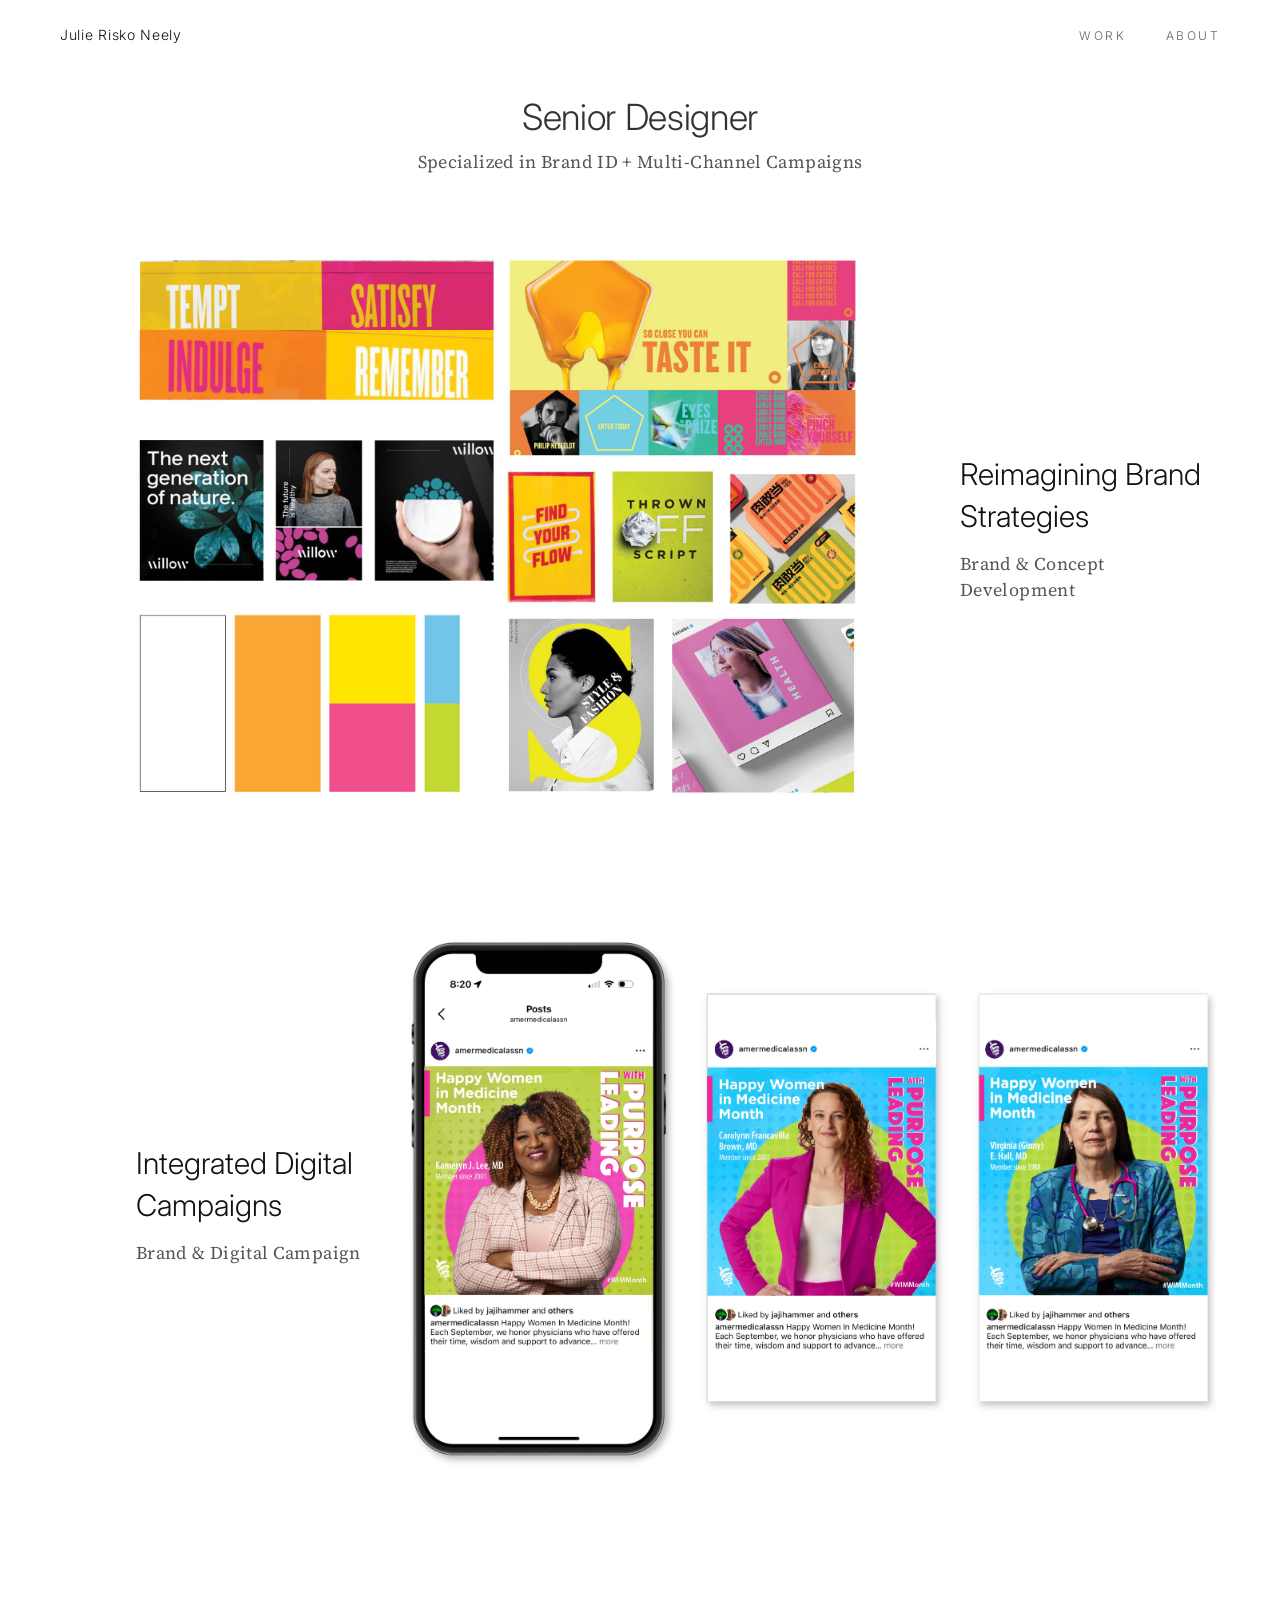
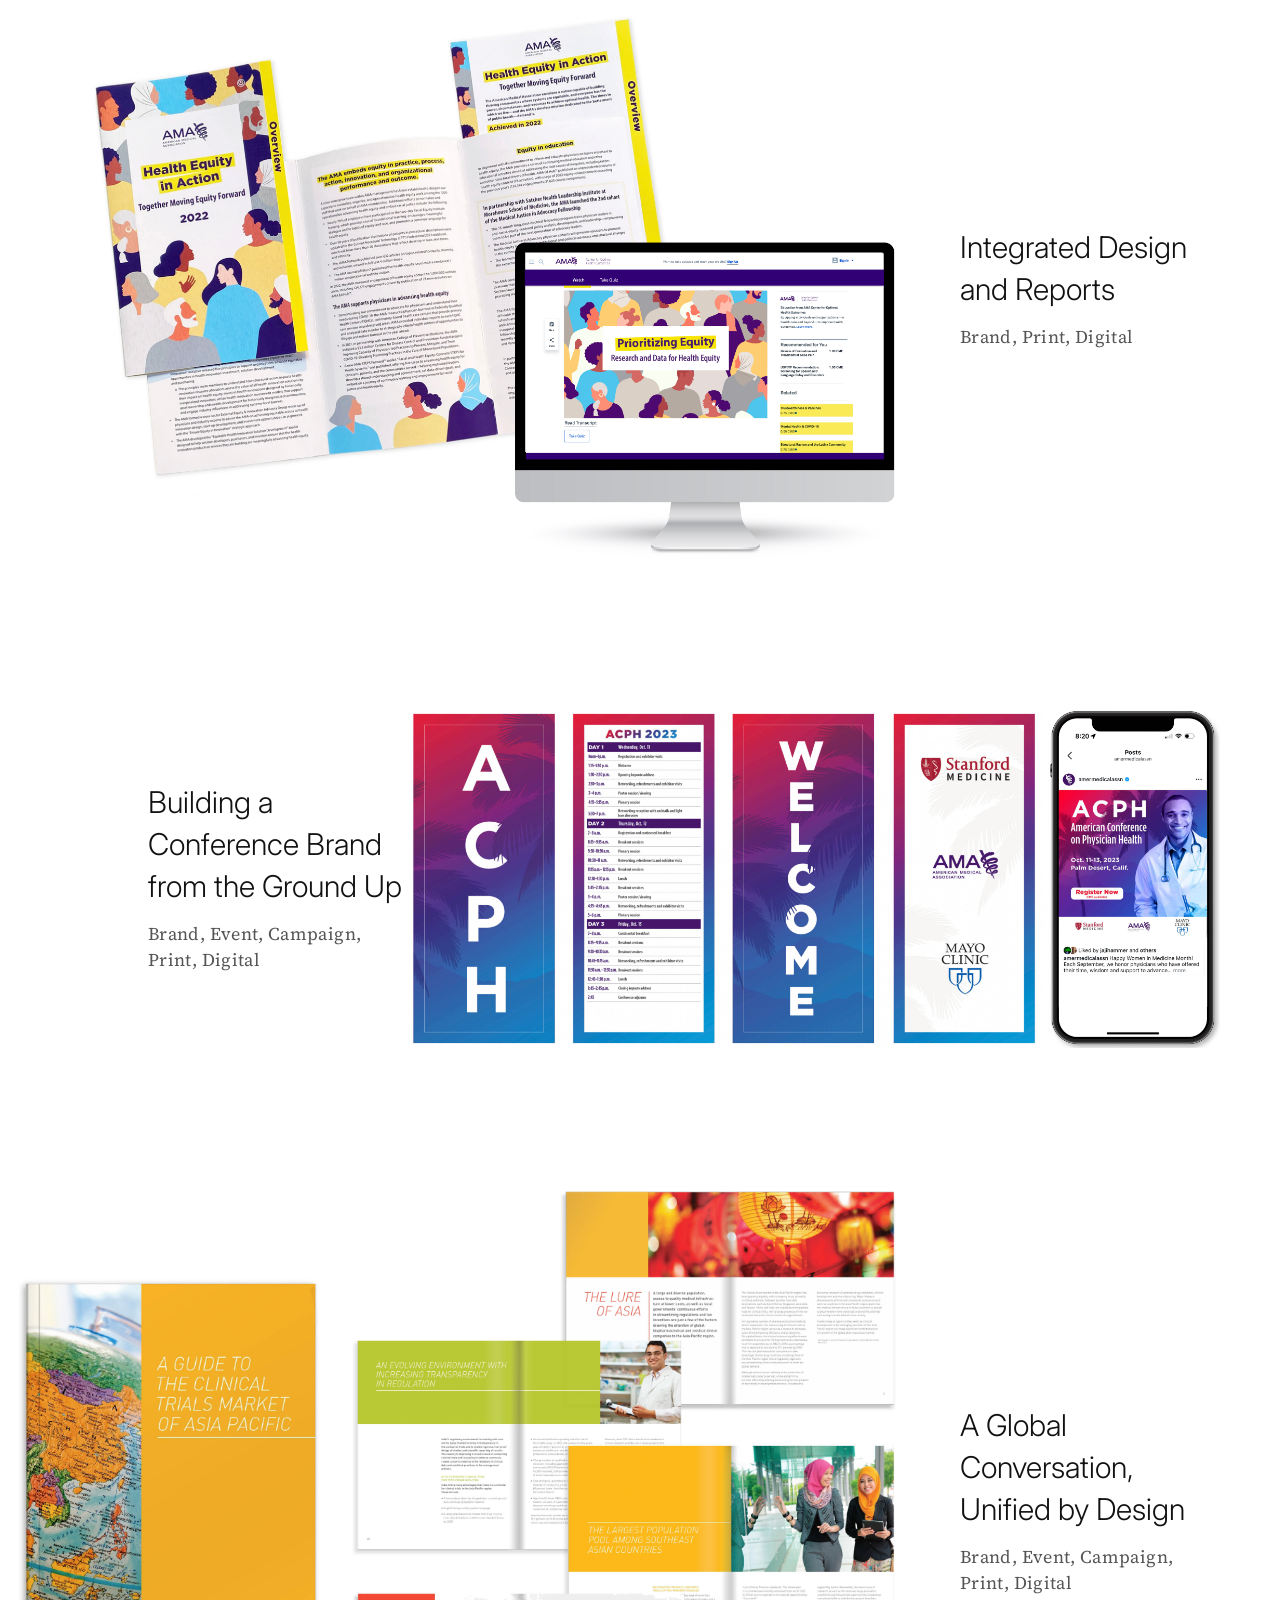
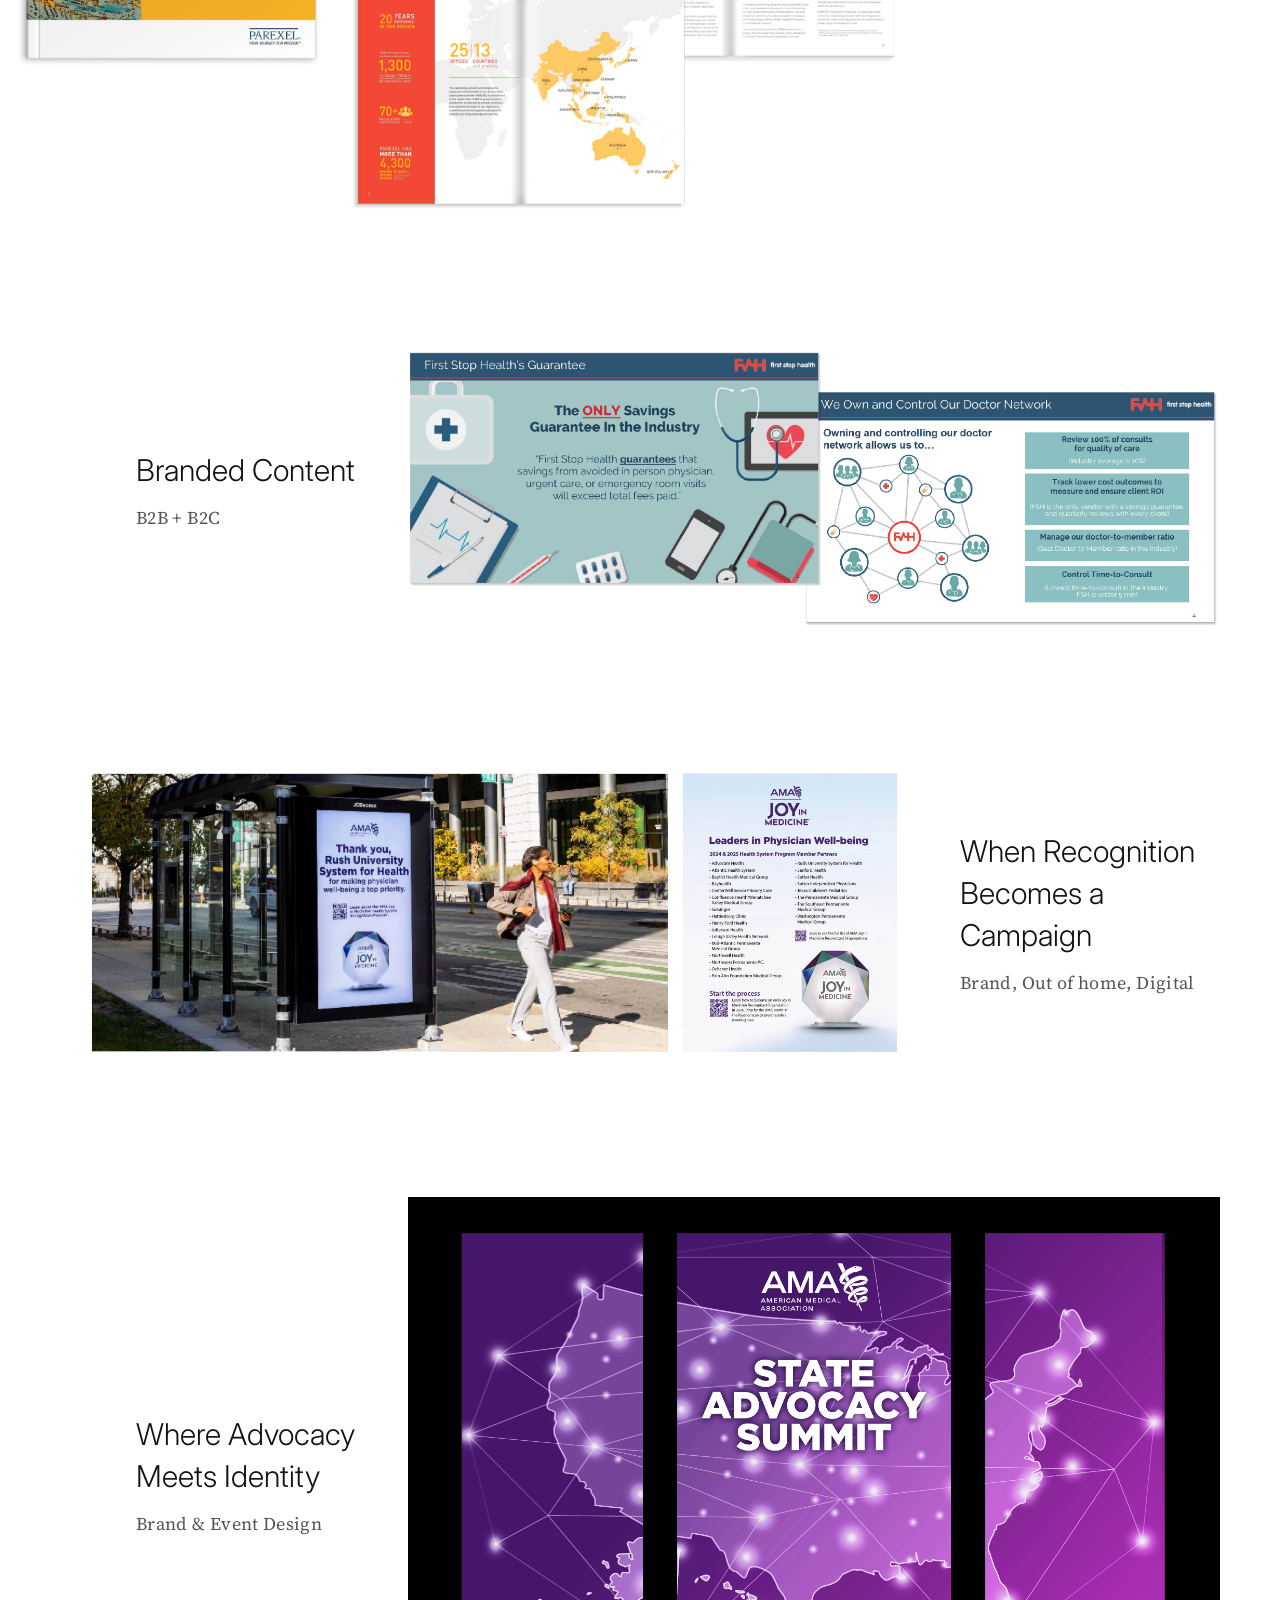
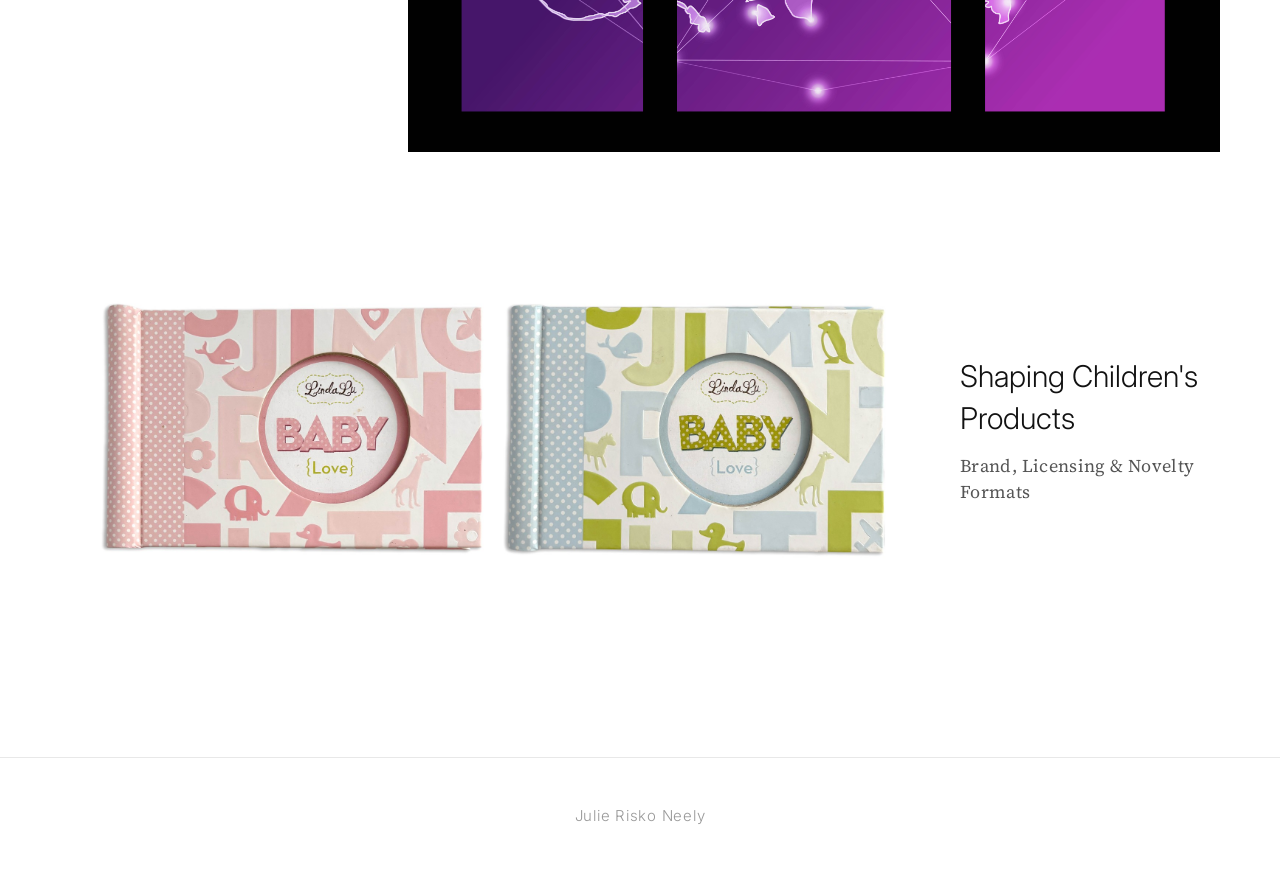
<file: index.html>
<!DOCTYPE html>
<html lang="en">
<head>
<meta charset="UTF-8">
<meta name="viewport" content="width=device-width, initial-scale=1.0">
<title>Julie Risko Neely</title>
<link rel="preconnect" href="https://fonts.googleapis.com">
<link rel="preconnect" href="https://fonts.gstatic.com" crossorigin>
<link href="https://fonts.googleapis.com/css2?family=Inter:wght@100;300;400&family=Source+Serif+4:wght@300;400&display=swap" rel="stylesheet">
<style>
  *, *::before, *::after { margin: 0; padding: 0; box-sizing: border-box; }
  :root { --white: #ffffff; --text: #121212; --muted: #555555; --light: #999; --border: #e8e8e8; }
  html { scroll-behavior: smooth; }
  body { font-family: 'Inter', sans-serif; font-weight: 300; color: var(--text); background: var(--white); -webkit-font-smoothing: antialiased; }
  /* NAV */
  nav { position: fixed; top: 0; left: 0; right: 0; z-index: 100; padding: 24px 60px; display: flex; justify-content: space-between; align-items: center; background: rgba(255,255,255,0.97); }
  .nav-name { font-family: 'Inter', sans-serif; font-weight: 300; font-size: 14px; letter-spacing: 0.05em; text-decoration: none; color: var(--text); }
  .nav-links { display: flex; gap: 40px; list-style: none; }
  .nav-links a { font-size: 12px; letter-spacing: 0.2em; text-transform: uppercase; text-decoration: none; color: #666666; transition: color 0.2s; font-weight: 300; }
  .nav-links a:hover { color: var(--text); }
  /* INTRO */
  .intro {
    padding: 96px 60px 6px;
    text-align: center;
    max-width: 800px;
    margin: 0 auto;
  }
  .intro-title {
    font-family: 'Inter', sans-serif;
    font-weight: 300;
    font-size: 36px;
    line-height: 1.2;
    color: #333333;
    letter-spacing: -0.01em;
    margin-bottom: 10px;
  }
  .intro-subtitle {
    font-family: 'Source Serif 4', serif;
    font-weight: 400;
    font-size: 18px;
    line-height: 26px;
    color: #555555;
    letter-spacing: 0.02em;
  }
  /* PROJECT LIST */
  .projects { padding: 6px 0 120px; max-width: 1500px; margin: 0 auto; }
  .project-item {
    display: flex;
    align-items: center;
    padding: 70px 60px;
    text-decoration: none;
    color: var(--text);
    justify-content: flex-end;
    gap: 0;
  }
  .project-item:hover .project-img { transform: scale(1.02); }
  .project-item:nth-child(odd) { flex-direction: row-reverse; justify-content: flex-start; }
  .project-item:nth-child(even) { flex-direction: row; justify-content: flex-end; }
  .project-text { flex: 0 0 320px; }
  .project-item:nth-child(odd) .project-text { padding-left: 60px; }
  .project-item:nth-child(even) .project-text { padding-left: 48px; }
  .project-title {
    font-family: 'Inter', sans-serif;
    font-weight: 300;
    font-size: 30px;
    line-height: 42px;
    color: #121212;
    margin-bottom: 14px;
  }
  .project-role {
    font-family: 'Source Serif 4', serif;
    font-weight: 400;
    font-size: 18px;
    line-height: 26px;
    color: #555555;
    letter-spacing: 0.02em;
  }
  .project-img-wrap { flex: 0 0 70%; overflow: hidden; }
  .project-img-wrap.large { flex: 0 0 76%; }
  .project-img { width: 100%; display: block; transition: transform 0.7s cubic-bezier(0.25, 0.46, 0.45, 0.94); }
  /* Individual spacing overrides */
  #p-acph .project-text { padding-left: 60px; }
  /* FOOTER */
  footer { padding: 48px 60px; display: flex; justify-content: center; align-items: center; border-top: 1px solid var(--border); }
  .footer-name { font-family: 'Inter', sans-serif; font-weight: 300; font-size: 15px; letter-spacing: 0.05em; color: var(--light); text-decoration: none; }
  /* View project — mobile only, hidden on desktop */
  .view-project { display: none; }
  @media (max-width: 900px) {
    nav { padding: 20px 24px; }
    .intro {
      padding: 76px 24px 8px;
    }
    .intro-title {
      font-size: 22px;
      line-height: 1.3;
      margin-bottom: 6px;
    }
    .intro-subtitle {
      font-size: 14px;
      line-height: 20px;
    }
    .projects { padding: 10px 32px 80px; }
    .view-project {
      display: block;
      font-size: 10px;
      letter-spacing: 0.18em;
      text-transform: uppercase;
      color: #ef9020;
      margin-top: 10px;
      font-family: 'Inter', sans-serif;
      font-weight: 300;
    }
    .project-item {
      flex-direction: column !important;
      padding: 48px 0;
      justify-content: flex-start;
      align-items: flex-start;
    }
    .project-text {
      flex: none;
      width: 100%;
      text-align: left;
      padding: 0 0 20px 0 !important;
      order: 1;
    }
    .project-img-wrap {
      flex: none !important;
      width: 100%;
      order: 2;
    }
    /* Reset all individual desktop spacing overrides for mobile */
    #p-wellbeing .project-text,
    #p-advocacy .project-text,
    #p-acph .project-text,
    #p-joy .project-text { padding: 0 0 20px 0 !important; }
    footer { padding: 32px 24px; flex-direction: column; gap: 20px; }
  }
</style>
</head>
<body>
<nav>
  <a href="index.html" class="nav-name">Julie Risko Neely</a>
  <ul class="nav-links">
    <li><a href="index.html">Work</a></li>
    <li><a href="about.html">About</a></li>
  </ul>
</nav>
<div class="intro">
  <p class="intro-title">Senior Designer</p>
  <p class="intro-subtitle">Specialized in Brand ID + Multi-Channel Campaigns</p>
</div>
<section class="projects">
  <a href="wellbeing.html" class="project-item" id="p-wellbeing">
    <div class="project-text">
      <p class="project-title">Reimagining Brand Strategies</p>
      <p class="project-role">Brand &amp; Concept Development</p>
      <span class="view-project">View project</span>
    </div>
    <div class="project-img-wrap">
      <img src="images/Wellbeing_hero.jpg" alt="Employee Well-being Rebrand" class="project-img">
    </div>
  </a>
  <a href="women.html" class="project-item" id="p-women">
    <div class="project-text">
      <p class="project-title">Integrated Digital Campaigns</p>
      <p class="project-role">Brand &amp; Digital Campaign</p>
      <span class="view-project">View project</span>
    </div>
    <div class="project-img-wrap">
      <img src="images/Women_in_med_hero.jpg" alt="Women in Medicine Campaign" class="project-img">
    </div>
  </a>
  <a href="publications.html" class="project-item" id="p-publications">
    <div class="project-text">
      <p class="project-title">Integrated Design and Reports</p>
      <p class="project-role">Brand, Print, Digital</p>
      <span class="view-project">View project</span>
    </div>
    <div class="project-img-wrap">
      <img src="images/Documents_hero.jpg" alt="AMA Publications" class="project-img">
    </div>
  </a>
  <a href="acph.html" class="project-item" id="p-acph">
    <div class="project-text">
      <p class="project-title">Building a Conference Brand from the Ground Up</p>
      <p class="project-role">Brand, Event, Campaign, Print, Digital</p>
      <span class="view-project">View project</span>
    </div>
    <div class="project-img-wrap">
      <img src="images/ACPH_2023_hero.jpg" alt="ACPH 2023" class="project-img">
    </div>
  </a>
  <a href="parexel.html" class="project-item">
    <div class="project-text">
      <p class="project-title">A Global Conversation, Unified by Design</p>
      <p class="project-role">Brand, Event, Campaign, Print, Digital</p>
      <span class="view-project">View project</span>
    </div>
    <div class="project-img-wrap large">
      <img src="images/PAREXEL_hero_2.jpg" alt="PAREXEL Clinical Trial Guide" class="project-img">
    </div>
  </a>
  <a href="branded.html" class="project-item" id="p-branded">
    <div class="project-text">
      <p class="project-title">Branded Content</p>
      <p class="project-role">B2B + B2C</p>
      <span class="view-project">View project</span>
    </div>
    <div class="project-img-wrap">
      <img src="images/FSH_Collection_1.jpg" alt="Branded Content — B2B and B2C" class="project-img">
    </div>
  </a>
  <a href="joy.html" class="project-item" id="p-joy">
    <div class="project-text">
      <p class="project-title">When Recognition Becomes a Campaign</p>
      <p class="project-role">Brand, Out of home, Digital</p>
      <span class="view-project">View project</span>
    </div>
    <div class="project-img-wrap">
      <img src="images/OOH_campaign_hero.jpg" alt="Joy in Medicine" class="project-img">
    </div>
  </a>
  <a href="advocacy.html" class="project-item" id="p-advocacy">
    <div class="project-text">
      <p class="project-title">Where Advocacy Meets Identity</p>
      <p class="project-role">Brand &amp; Event Design</p>
      <span class="view-project">View project</span>
    </div>
    <div class="project-img-wrap">
      <img src="images/State_advocacy_hero.jpg" alt="State Advocacy Summit" class="project-img">
    </div>
  </a>
  <a href="childrens-products.html" class="project-item" id="p-childrens">
    <div class="project-text">
      <p class="project-title">Shaping Children's Products</p>
      <p class="project-role">Brand, Licensing &amp; Novelty Formats</p>
      <span class="view-project">View project</span>
    </div>
    <div class="project-img-wrap">
      <img src="images/CP_hero.jpg" alt="Shaping Children's Products" class="project-img">
    </div>
  </a>
</section>
<footer>
  <a href="about.html" class="footer-name">Julie Risko Neely</a>
</footer>
</body>
</html>
</file>
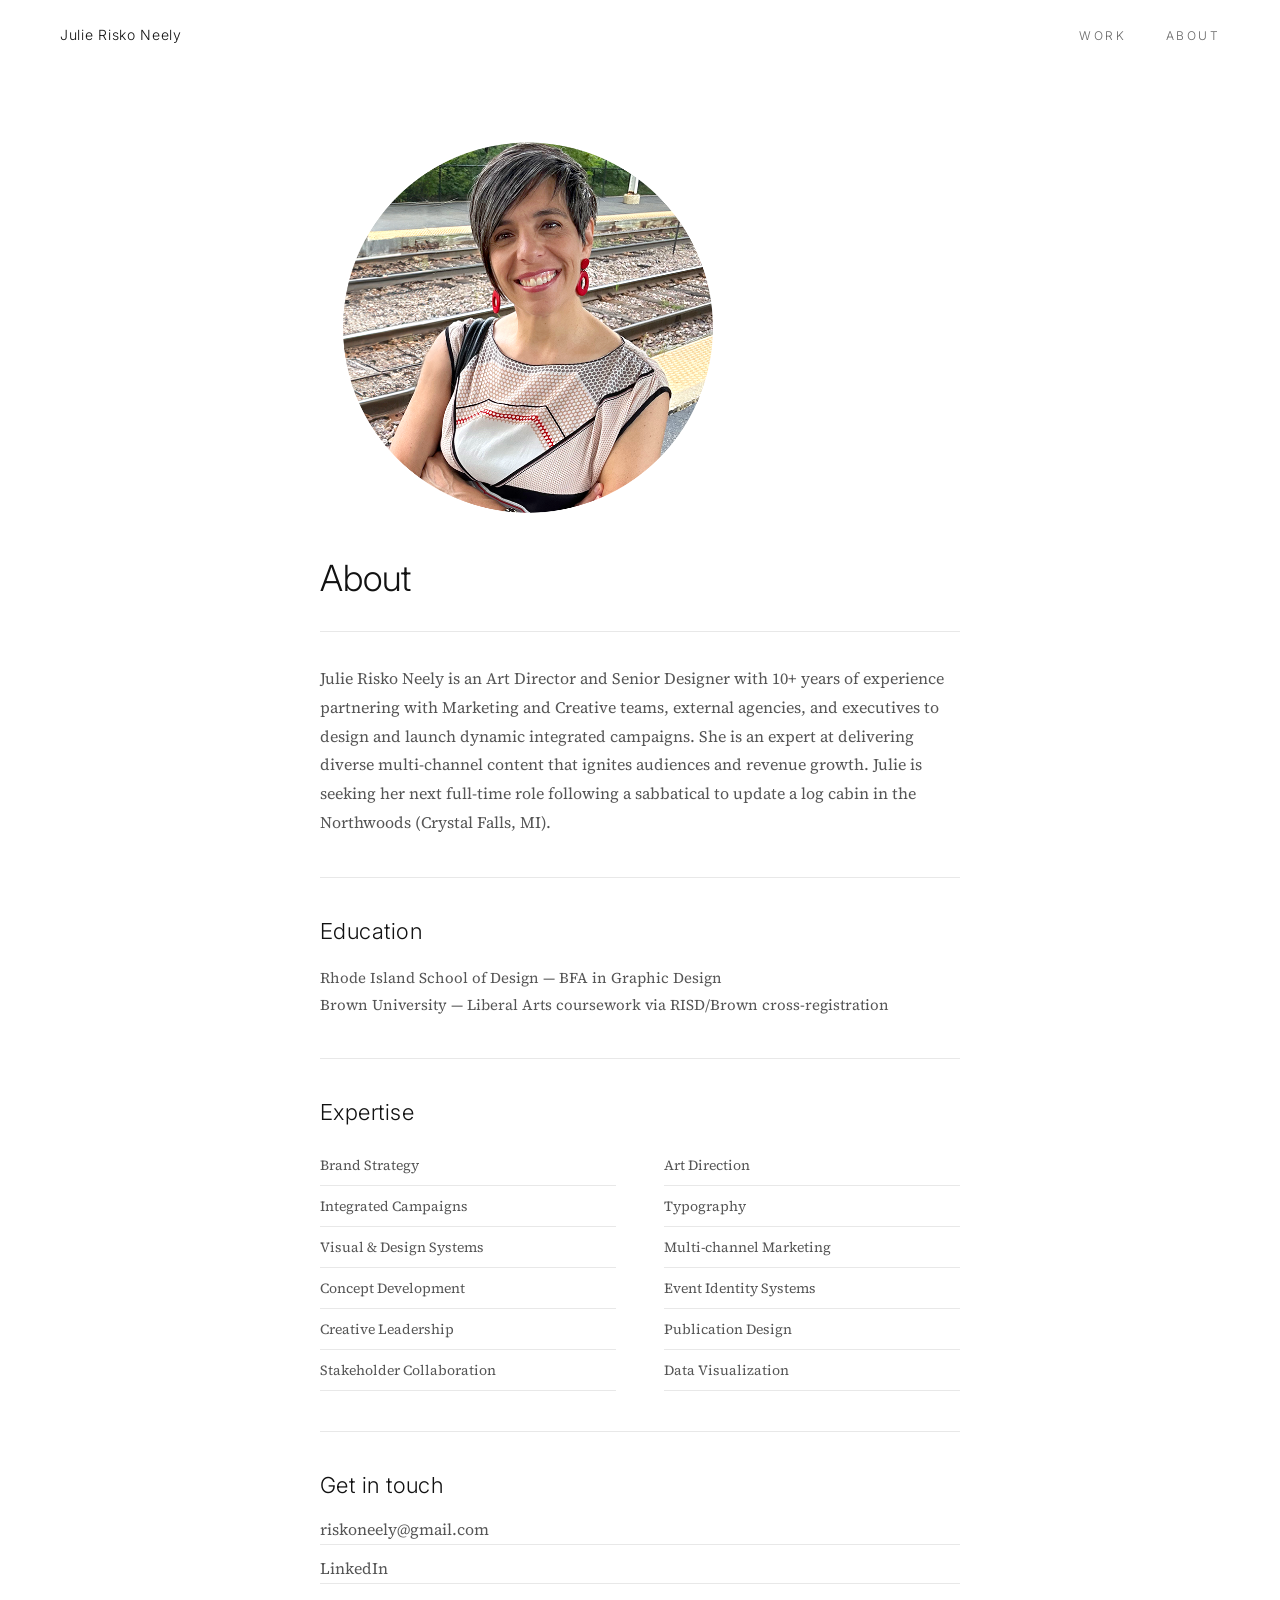
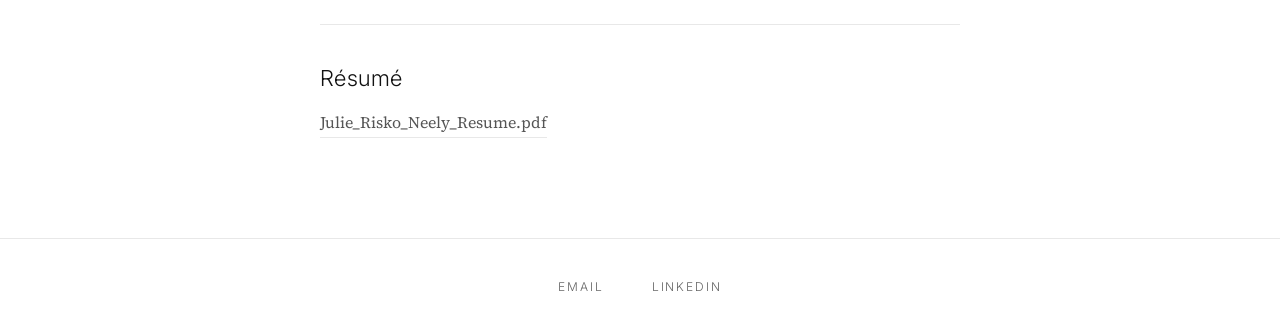
<file: about.html>
<!DOCTYPE html>
<html lang="en">
<head>
<meta charset="UTF-8">
<meta name="viewport" content="width=device-width, initial-scale=1.0">
<title>About — Julie Risko Neely</title>
<link rel="preconnect" href="https://fonts.googleapis.com">
<link rel="preconnect" href="https://fonts.gstatic.com" crossorigin>
<link href="https://fonts.googleapis.com/css2?family=Inter:wght@100;300;400&family=Source+Serif+4:wght@300;400&display=swap" rel="stylesheet">
<style>
  *, *::before, *::after { margin: 0; padding: 0; box-sizing: border-box; }
  :root { --white: #ffffff; --text: #121212; --muted: #555555; --light: #999; --border: #e8e8e8; }
  body { font-family: 'Inter', sans-serif; font-weight: 300; color: var(--text); background: var(--white); -webkit-font-smoothing: antialiased; }
  nav { position: fixed; top: 0; left: 0; right: 0; z-index: 100; padding: 24px 60px; display: flex; justify-content: space-between; align-items: center; background: rgba(255,255,255,0.97); }
  .nav-name { font-family: 'Inter', sans-serif; font-weight: 300; font-size: 14px; letter-spacing: 0.05em; text-decoration: none; color: var(--text); }
  .nav-links { display: flex; gap: 40px; list-style: none; }
  .nav-links a { font-size: 12px; letter-spacing: 0.2em; text-transform: uppercase; text-decoration: none; color: #666666; transition: color 0.2s; }
  .nav-links a:hover { color: var(--text); }
  .about { padding: 120px 60px 100px; max-width: 760px; margin: 0 auto; }
  .about-photo {
    width: 100%;
    max-width: 400px;
    display: block;
    margin-bottom: 32px;
  }
  .page-title {
    font-family: 'Inter', sans-serif;
    font-weight: 300;
    font-size: 36px;
    line-height: 1.15;
    color: #121212;
    margin-bottom: 32px;
  }
  .about-body {
    font-family: 'Source Serif 4', serif;
    font-weight: 400;
    font-size: 16px;
    line-height: 1.8;
    color: #555555;
    margin-bottom: 22px;
    border-top: 1px solid var(--border);
    padding-top: 32px;
  }
  .about-body-cont {
    font-family: 'Source Serif 4', serif;
    font-weight: 400;
    font-size: 16px;
    line-height: 1.8;
    color: #555555;
    margin-bottom: 22px;
  }
  .divider { border: none; border-top: 1px solid var(--border); margin: 40px 0; }
  .section-label {
    font-family: 'Inter', sans-serif;
    font-weight: 300;
    font-size: 22px;
    letter-spacing: 0.02em;
    color: #121212;
    margin-bottom: 20px;
  }
  .education-text {
    font-family: 'Source Serif 4', serif;
    font-weight: 400;
    font-size: 15px;
    line-height: 1.8;
    color: #555;
  }
  .expertise-grid {
    display: grid;
    grid-template-columns: 1fr 1fr;
    gap: 0 48px;
  }
  .expertise-item {
    font-family: 'Source Serif 4', serif;
    font-weight: 400;
    font-size: 14px;
    color: #555;
    padding: 10px 0;
    border-bottom: 1px solid var(--border);
  }
  .contact-links {
    display: flex;
    flex-direction: column;
    gap: 12px;
  }
  .contact-link {
    font-family: 'Source Serif 4', serif;
    font-weight: 400;
    font-size: 16px;
    color: #555555;
    text-decoration: none;
    border-bottom: 1px solid var(--border);
    padding-bottom: 4px;
    display: inline-block;
    transition: border-color 0.2s;
  }
  .contact-link:hover { border-color: var(--text); color: var(--text); }
  footer { border-top: 1px solid var(--border); padding: 40px 60px; display: flex; justify-content: center; align-items: center; gap: 48px; }
  .footer-link { font-family: 'Inter', sans-serif; font-weight: 300; font-size: 12px; letter-spacing: 0.16em; text-transform: uppercase; color: #666666; text-decoration: none; transition: color 0.2s; }
  .footer-link:hover { color: var(--text); }
  @media (max-width: 768px) {
    nav { padding: 20px 24px; }
    .about { padding: 100px 24px 80px; }
    .expertise-grid { grid-template-columns: 1fr; }
    footer { padding: 32px 24px; gap: 32px; }
  }
</style>
</head>
<body>
<nav>
  <a href="index.html" class="nav-name">Julie Risko Neely</a>
  <ul class="nav-links">
    <li><a href="index.html">Work</a></li>
    <li><a href="about.html">About</a></li>
  </ul>
</nav>
<section class="about">
  <img src="images/About_photo.png" alt="Julie Risko Neely" class="about-photo">
  <h1 class="page-title">About</h1>
  <p class="about-body">Julie Risko Neely is an Art Director and Senior Designer with 10+ years of experience partnering with Marketing and Creative teams, external agencies, and executives to design and launch dynamic integrated campaigns. She is an expert at delivering diverse multi-channel content that ignites audiences and revenue growth. Julie is seeking her next full-time role following a sabbatical to update a log cabin in the Northwoods (Crystal Falls, MI).</p>
  <hr class="divider">
  <p class="section-label">Education</p>
  <p class="education-text">Rhode Island School of Design &mdash; BFA in Graphic Design<br>
  Brown University &mdash; Liberal Arts coursework via RISD/Brown cross-registration</p>
  <hr class="divider">
  <p class="section-label">Expertise</p>
  <div class="expertise-grid">
    <span class="expertise-item">Brand Strategy</span>
    <span class="expertise-item">Art Direction</span>
    <span class="expertise-item">Integrated Campaigns</span>
    <span class="expertise-item">Typography</span>
    <span class="expertise-item">Visual &amp; Design Systems</span>
    <span class="expertise-item">Multi-channel Marketing</span>
    <span class="expertise-item">Concept Development</span>
    <span class="expertise-item">Event Identity Systems</span>
    <span class="expertise-item">Creative Leadership</span>
    <span class="expertise-item">Publication Design</span>
    <span class="expertise-item">Stakeholder Collaboration</span>
    <span class="expertise-item">Data Visualization</span>
  </div>
  <hr class="divider">
  <p class="section-label">Get in touch</p>
  <div class="contact-links">
    <a href="mailto:riskoneely@gmail.com" class="contact-link">riskoneely@gmail.com</a>
    <a href="https://linkedin.com/in/julieriskoneely" target="_blank" class="contact-link">LinkedIn</a>
  </div>
  <hr class="divider">
  <p class="section-label">R&eacute;sum&eacute;</p>
  <a href="https://drive.google.com/file/d/1bzzyQEJlQPspb6m1BEy0NMDXqaoUHCsh/view?usp=sharing" target="_blank" class="contact-link">Julie_Risko_Neely_Resume.pdf</a>
</section>
<footer>
  <a href="mailto:riskoneely@gmail.com" class="footer-link">Email</a>
  <a href="https://linkedin.com/in/julieriskoneely" target="_blank" class="footer-link">LinkedIn</a>
</footer>
</body>
</html>
</file>
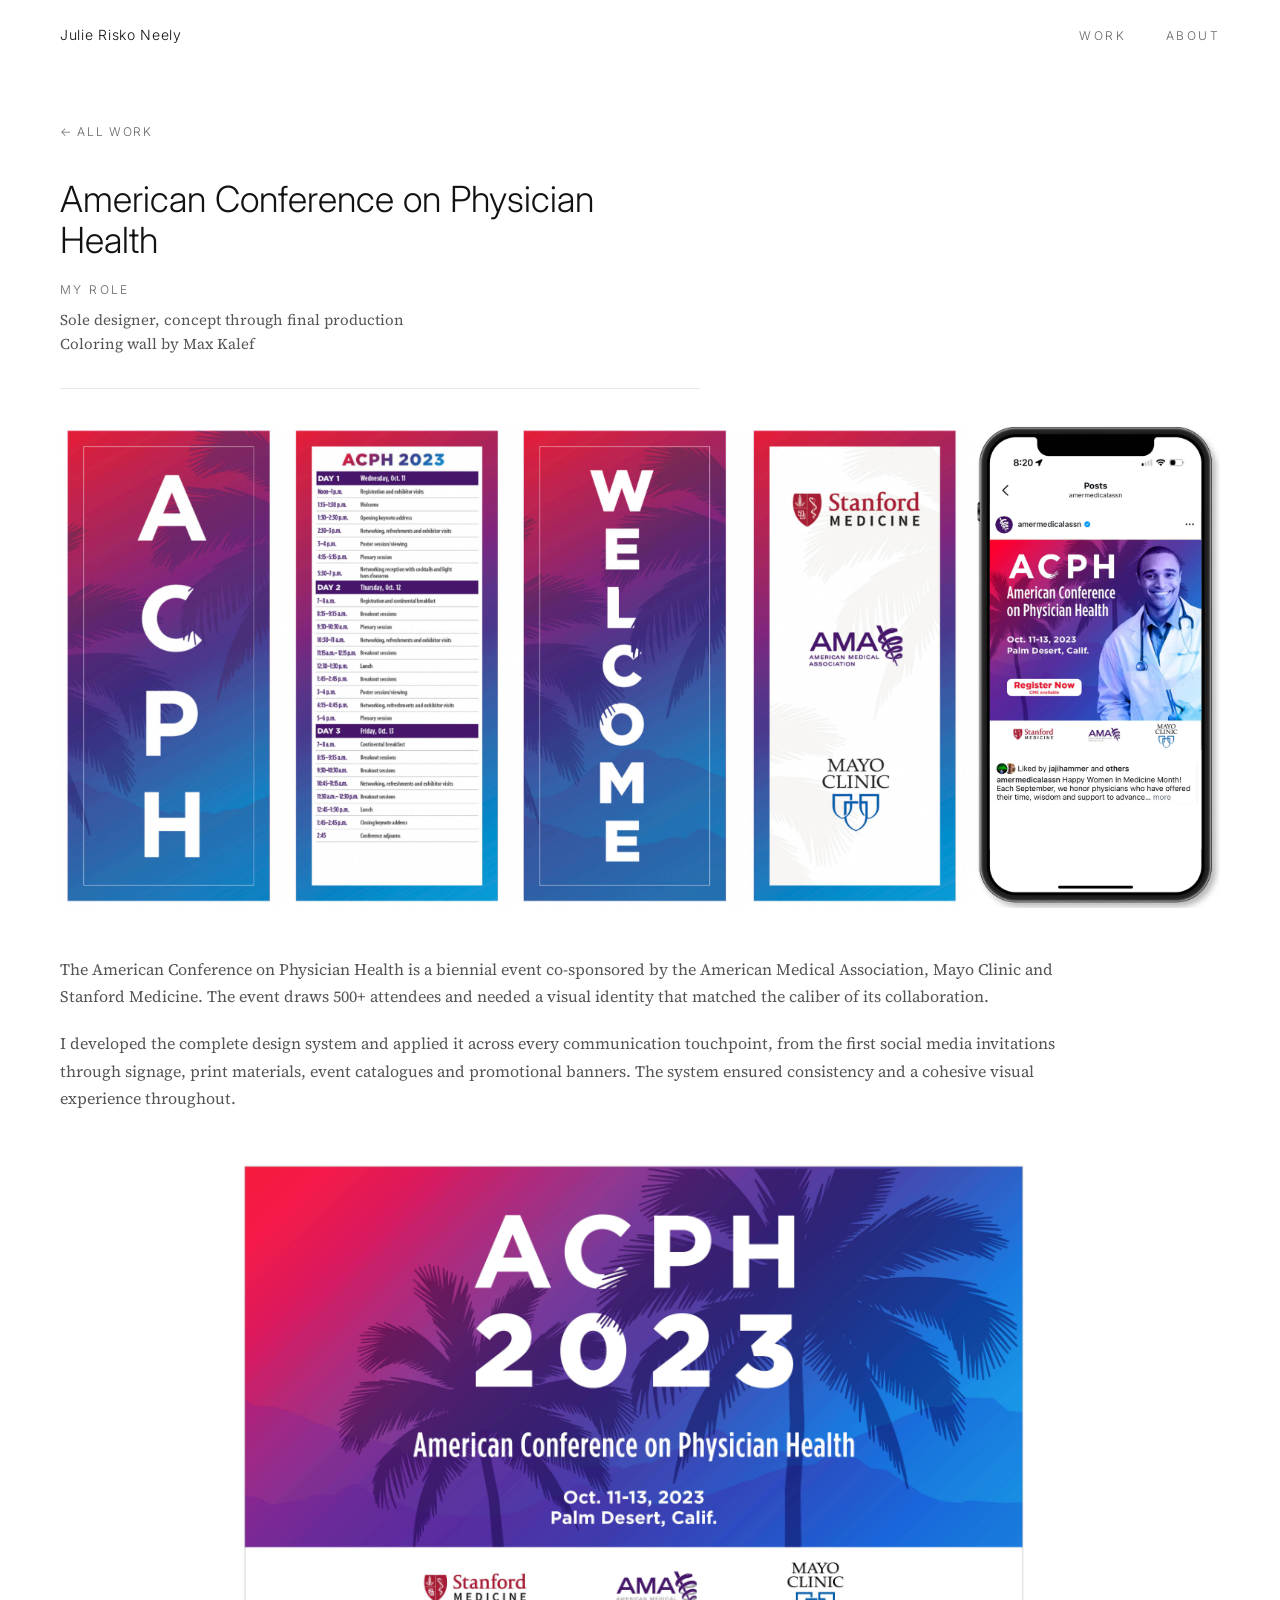
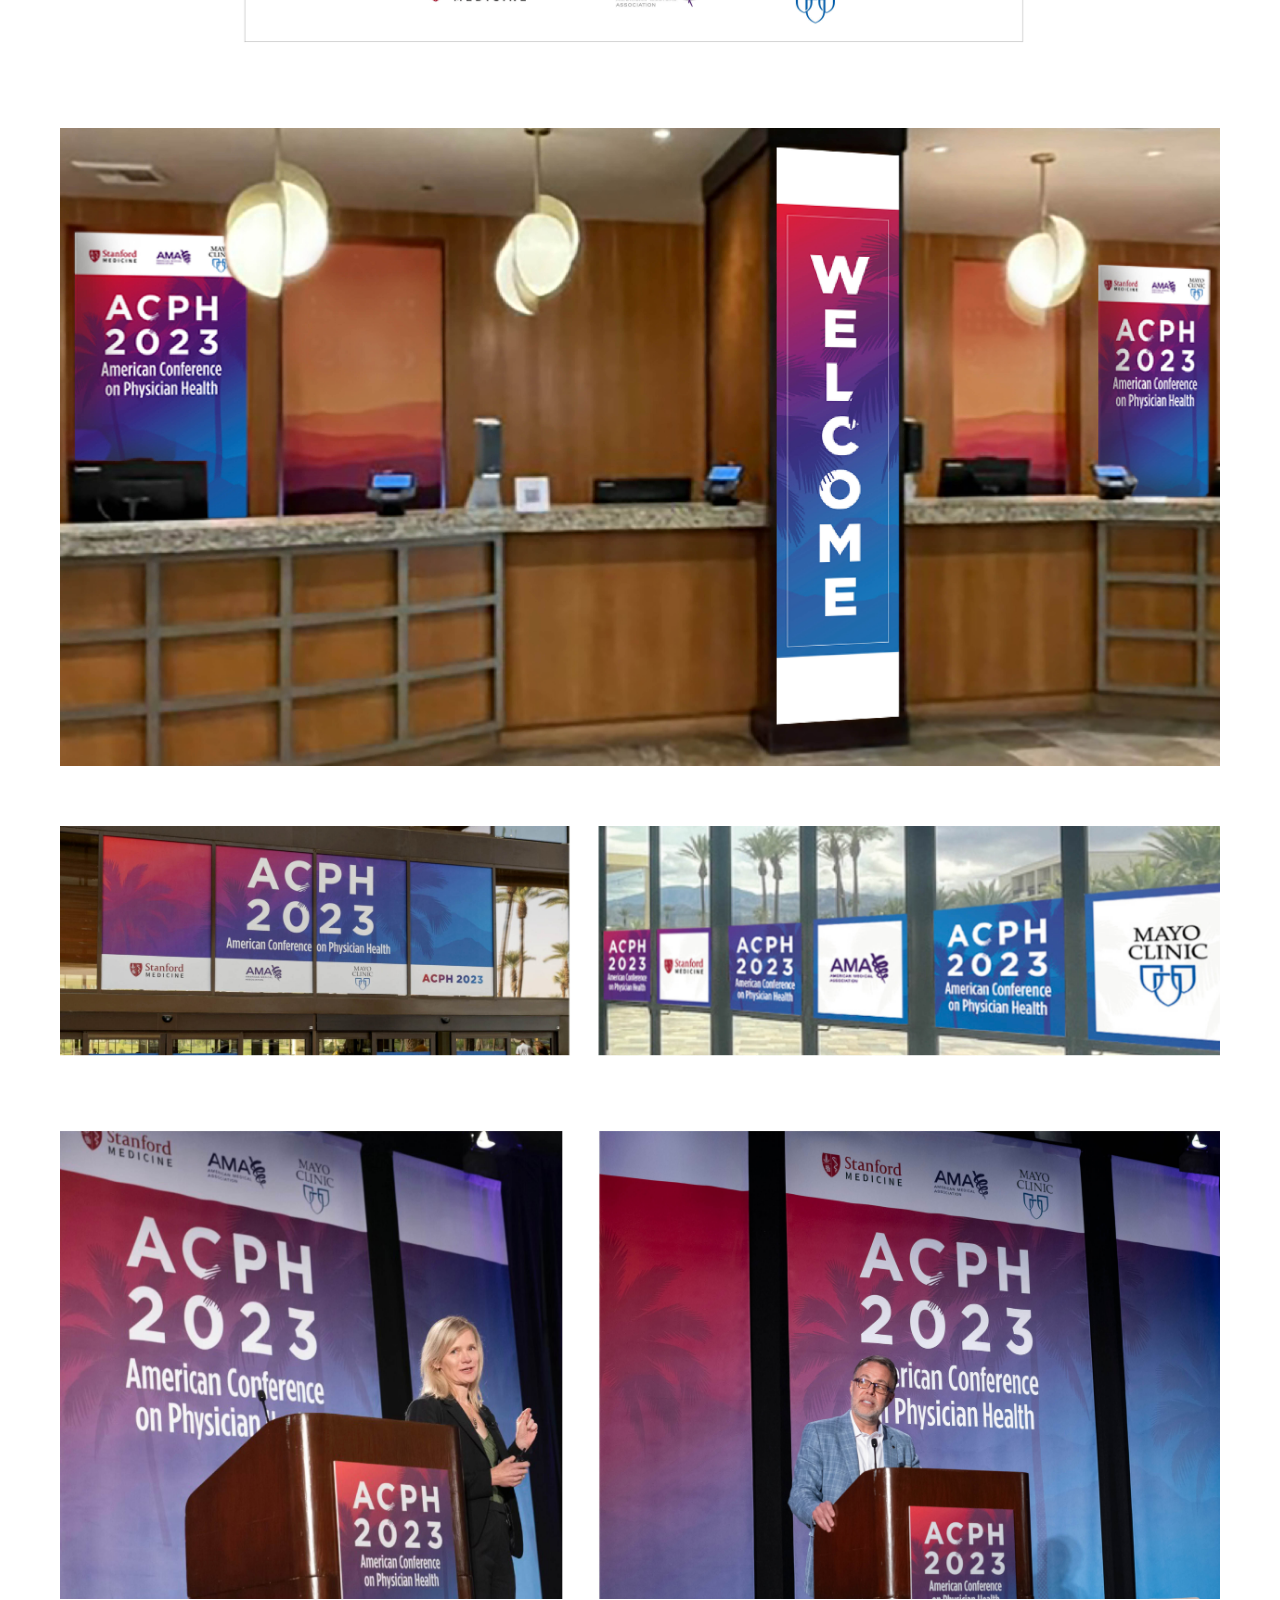
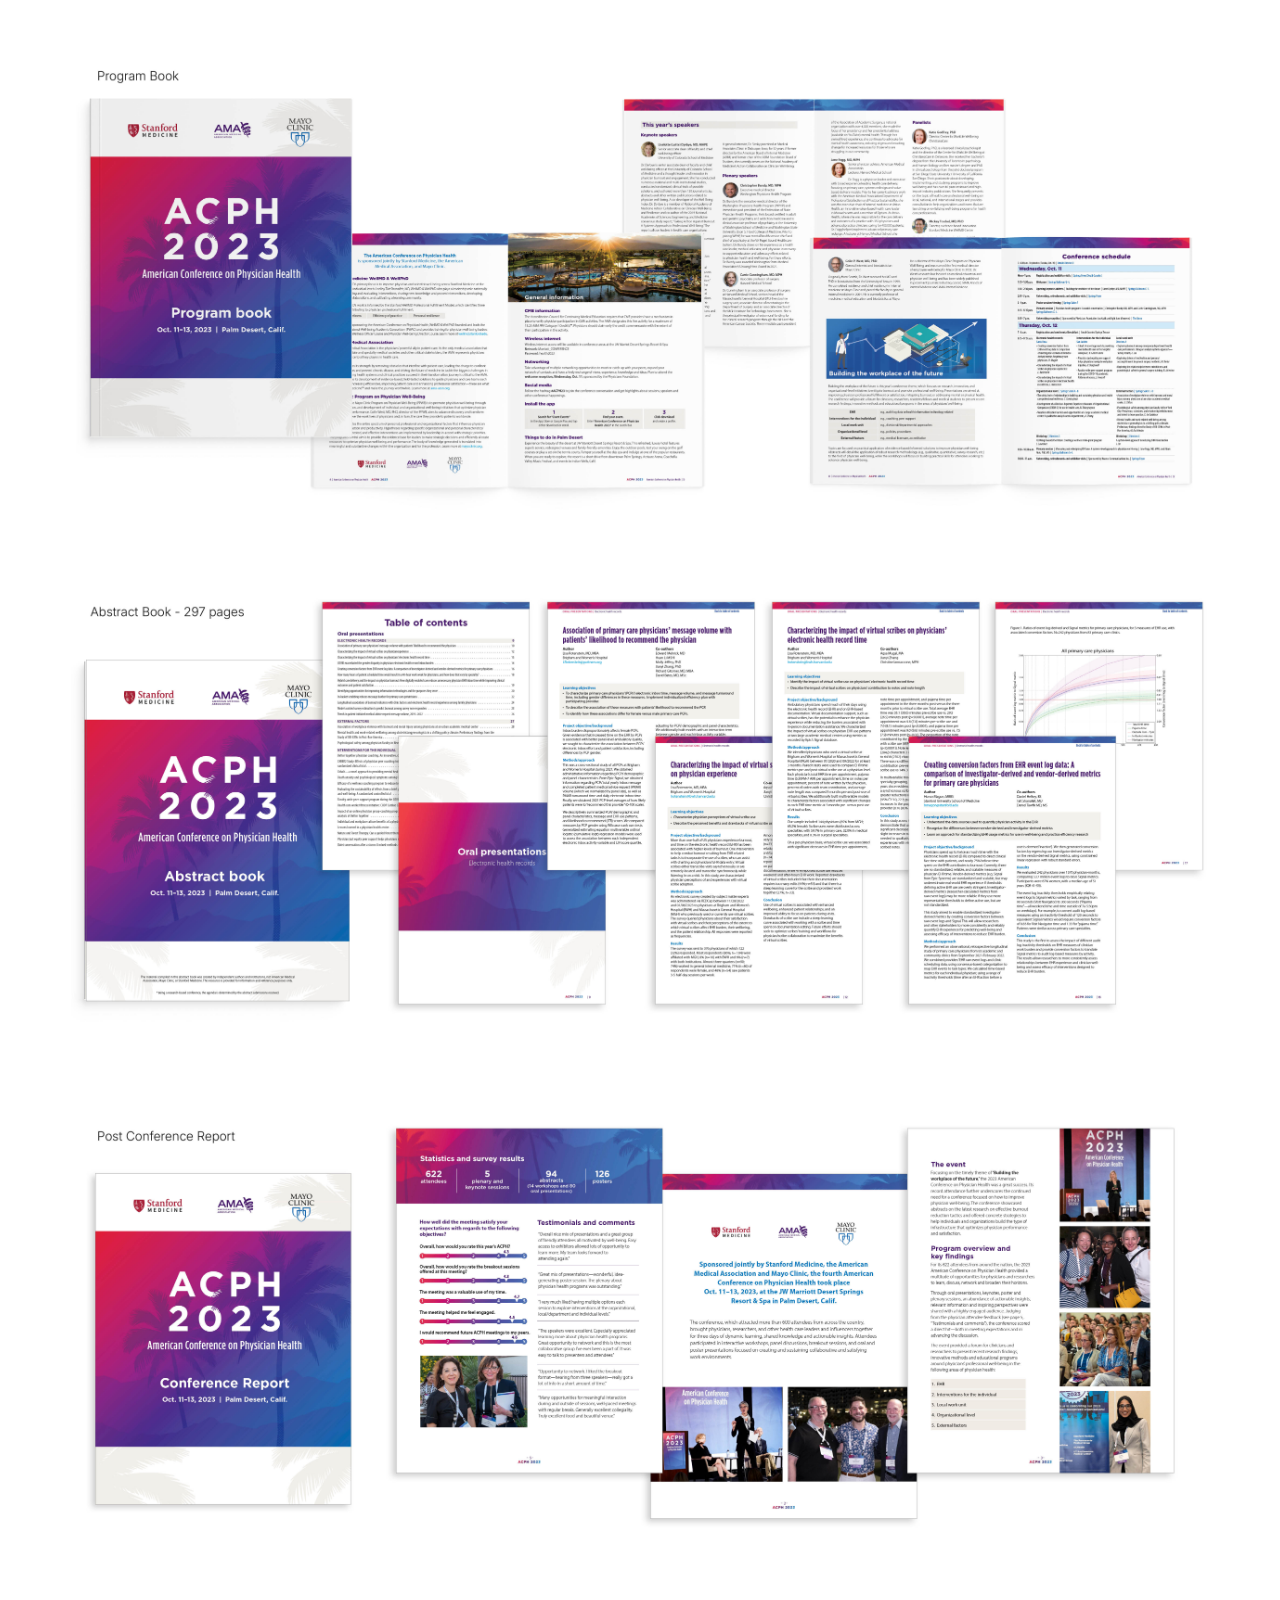
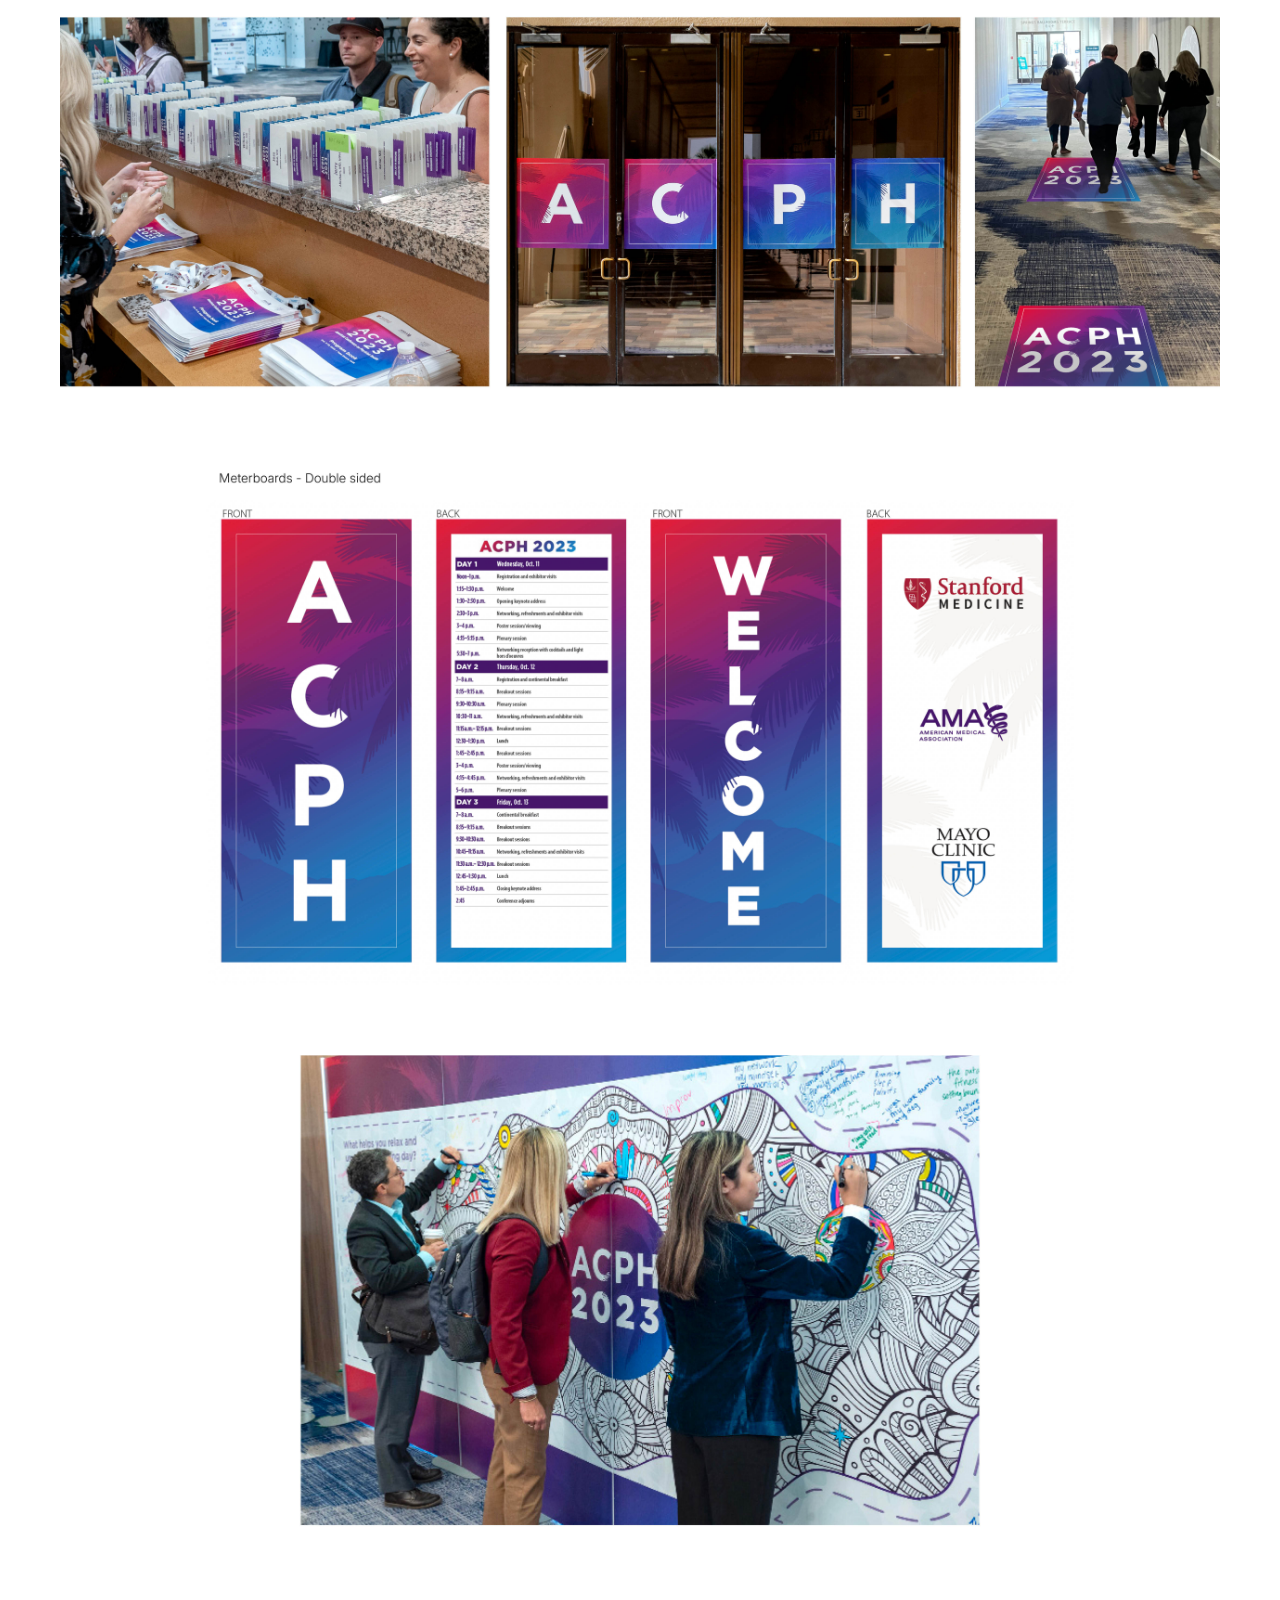
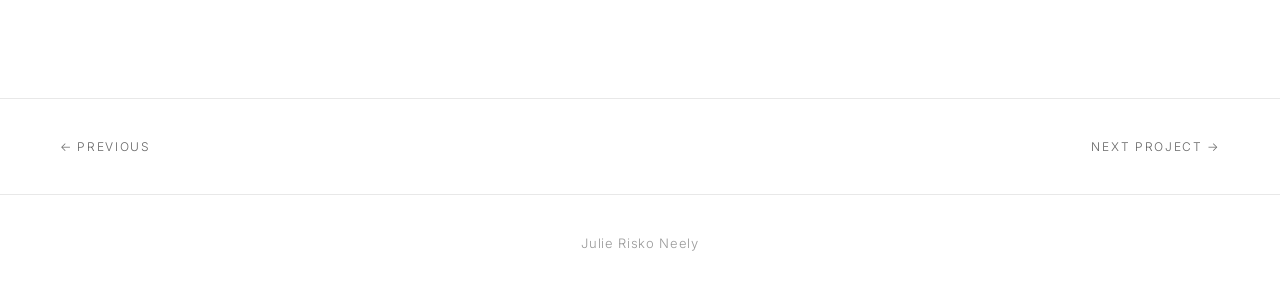
<file: acph.html>
<!DOCTYPE html>
<html lang="en">
<head>
<meta charset="UTF-8">
<meta name="viewport" content="width=device-width, initial-scale=1.0">
<title>ACPH 2023 — Julie Risko Neely</title>
<link rel="preconnect" href="https://fonts.googleapis.com">
<link rel="preconnect" href="https://fonts.gstatic.com" crossorigin>
<link href="https://fonts.googleapis.com/css2?family=Inter:wght@100;300;400&family=Source+Serif+4:wght@300;400&display=swap" rel="stylesheet">
<style>
  *, *::before, *::after { margin: 0; padding: 0; box-sizing: border-box; }
  :root { --white: #ffffff; --text: #121212; --muted: #555555; --light: #999; --border: #e8e8e8; }
  body { font-family: 'Inter', sans-serif; font-weight: 300; color: var(--text); background: var(--white); -webkit-font-smoothing: antialiased; }
  nav { position: fixed; top: 0; left: 0; right: 0; z-index: 100; padding: 24px 60px; display: flex; justify-content: space-between; align-items: center; background: rgba(255,255,255,0.97); }
  .nav-name { font-family: 'Inter', sans-serif; font-weight: 300; font-size: 14px; letter-spacing: 0.05em; text-decoration: none; color: var(--text); }
  .nav-links { display: flex; gap: 40px; list-style: none; }
  .nav-links a { font-size: 12px; letter-spacing: 0.2em; text-transform: uppercase; text-decoration: none; color: #666666; transition: color 0.2s; }
  .nav-links a:hover { color: var(--text); }
  .project-header { padding: 120px 60px 0; max-width: 760px; }
  .back-link { font-size: 12px; letter-spacing: 0.14em; text-transform: uppercase; text-decoration: none; color: #666666; display: inline-block; margin-bottom: 40px; transition: color 0.2s; }
  .back-link:hover { color: var(--text); }
  .project-title { font-family: 'Inter', sans-serif; font-weight: 300; font-size: 36px; line-height: 1.15; color: #121212; margin-bottom: 16px; }
  .project-role { font-family: 'Source Serif 4', serif; font-weight: 400; font-size: 15px; line-height: 24px; color: #555555; margin-bottom: 28px; }
  .project-role-label { font-family: 'Inter', sans-serif; font-weight: 300; font-size: 12px; letter-spacing: 0.2em; text-transform: uppercase; color: #666666; margin-bottom: 6px; display: block; }
  .header-divider { border: none; border-top: 1px solid var(--border); margin: 32px 0 0; }
  .hero-wrap { padding: 32px 60px 0; margin-bottom: 48px; }
  .hero-wrap img { width: 100%; display: block; }
  .description-wrap { padding: 0 60px 48px; max-width: 1130px; }
  .project-description { font-family: 'Source Serif 4', serif; font-weight: 400; font-size: 16px; line-height: 1.7; color: #555555; }
  .project-description p { margin-bottom: 20px; }
  .project-description p:last-child { margin-bottom: 0; }
  .project-images { padding: 0 60px 100px; }
  .image-block { margin-bottom: 60px; width: 100%; }
  .image-block img { width: 100%; display: block; }
  .project-nav { padding: 40px 60px; border-top: 1px solid var(--border); display: flex; justify-content: space-between; }
  .project-nav a { font-size: 12px; letter-spacing: 0.14em; text-transform: uppercase; text-decoration: none; color: #666666; transition: color 0.2s; }
  .project-nav a:hover { color: var(--text); }
  footer { border-top: 1px solid var(--border); padding: 40px 60px; display: flex; justify-content: center; align-items: center; }
  .footer-name { font-family: 'Inter', sans-serif; font-weight: 300; font-size: 13px; letter-spacing: 0.05em; color: var(--light); text-decoration: none; display: block; text-align: center; width: 100%; }
  @media (max-width: 768px) {
    nav { padding: 20px 24px; }
    .project-header { padding: 100px 24px 0; }
    .header-divider { margin: 24px 0 0; }
    .hero-wrap { padding: 24px 24px 0; margin-bottom: 32px; }
    .description-wrap { padding: 0 24px 32px; }
    .project-images { padding: 0 24px 80px; }
    .project-nav { padding: 32px 24px; }
    footer { padding: 32px 24px; flex-direction: column; gap: 20px; }
  }
</style>
</head>
<body>
<nav>
  <a href="index.html" class="nav-name">Julie Risko Neely</a>
  <ul class="nav-links">
    <li><a href="index.html">Work</a></li>
    <li><a href="about.html">About</a></li>
  </ul>
</nav>
<div class="project-header">
  <a href="index.html" class="back-link">&larr; All Work</a>
  <h1 class="project-title">American Conference on Physician Health</h1>
  <p class="project-role">
    <span class="project-role-label">My Role</span>
    Sole designer, concept through final production<br>
    Coloring wall by Max Kalef
  </p>
  <hr class="header-divider">
</div>
<div class="hero-wrap">
  <img src="images/ACPH_2023_hero.jpg" alt="ACPH 2023 hero">
</div>
<div class="description-wrap">
  <div class="project-description">
    <p>The American Conference on Physician Health is a biennial event co-sponsored by the American Medical Association, Mayo Clinic and Stanford Medicine. The event draws 500+ attendees and needed a visual identity that matched the caliber of its collaboration.</p>
    <p>I developed the complete design system and applied it across every communication touchpoint, from the first social media invitations through signage, print materials, event catalogues and promotional banners. The system ensured consistency and a cohesive visual experience throughout.</p>
  </div>
</div>
<div class="project-images">
  <div class="image-block">
    <img src="images/ACPH_Detail.jpg" alt="ACPH conference identity">
  </div>
  <div class="image-block">
    <img src="images/ACPH_Detail_NEW.jpg" alt="ACPH conference identity detail">
  </div>
  <div class="image-block">
    <img src="images/ACPH_Detail2.jpg" alt="ACPH print materials">
  </div>
  <div class="image-block">
    <img src="images/ACPH_Detail3.jpg" alt="ACPH event signage">
  </div>
  <div class="image-block">
    <img src="images/ACPH_Detail4.jpg" alt="ACPH digital campaign">
  </div>
  <div class="image-block">
    <img src="images/ACPH_Detail5.jpg" alt="ACPH promotional materials">
  </div>
  <div class="image-block">
    <img src="images/ACPH_Detail6.jpg" alt="ACPH environmental graphics">
  </div>
  <div class="image-block">
    <img src="images/ACPH_Detail7.jpg" alt="ACPH event catalogue">
  </div>
  <div class="image-block">
    <img src="images/ACPH_Detail8.jpg" alt="ACPH conference materials">
  </div>
</div>
<div class="project-nav">
  <a href="publications.html">&larr; Previous</a>
  <a href="parexel.html">Next Project &rarr;</a>
</div>
<footer>
  <a href="about.html" class="footer-name">Julie Risko Neely</a>
</footer>
</body>
</html>
</file>
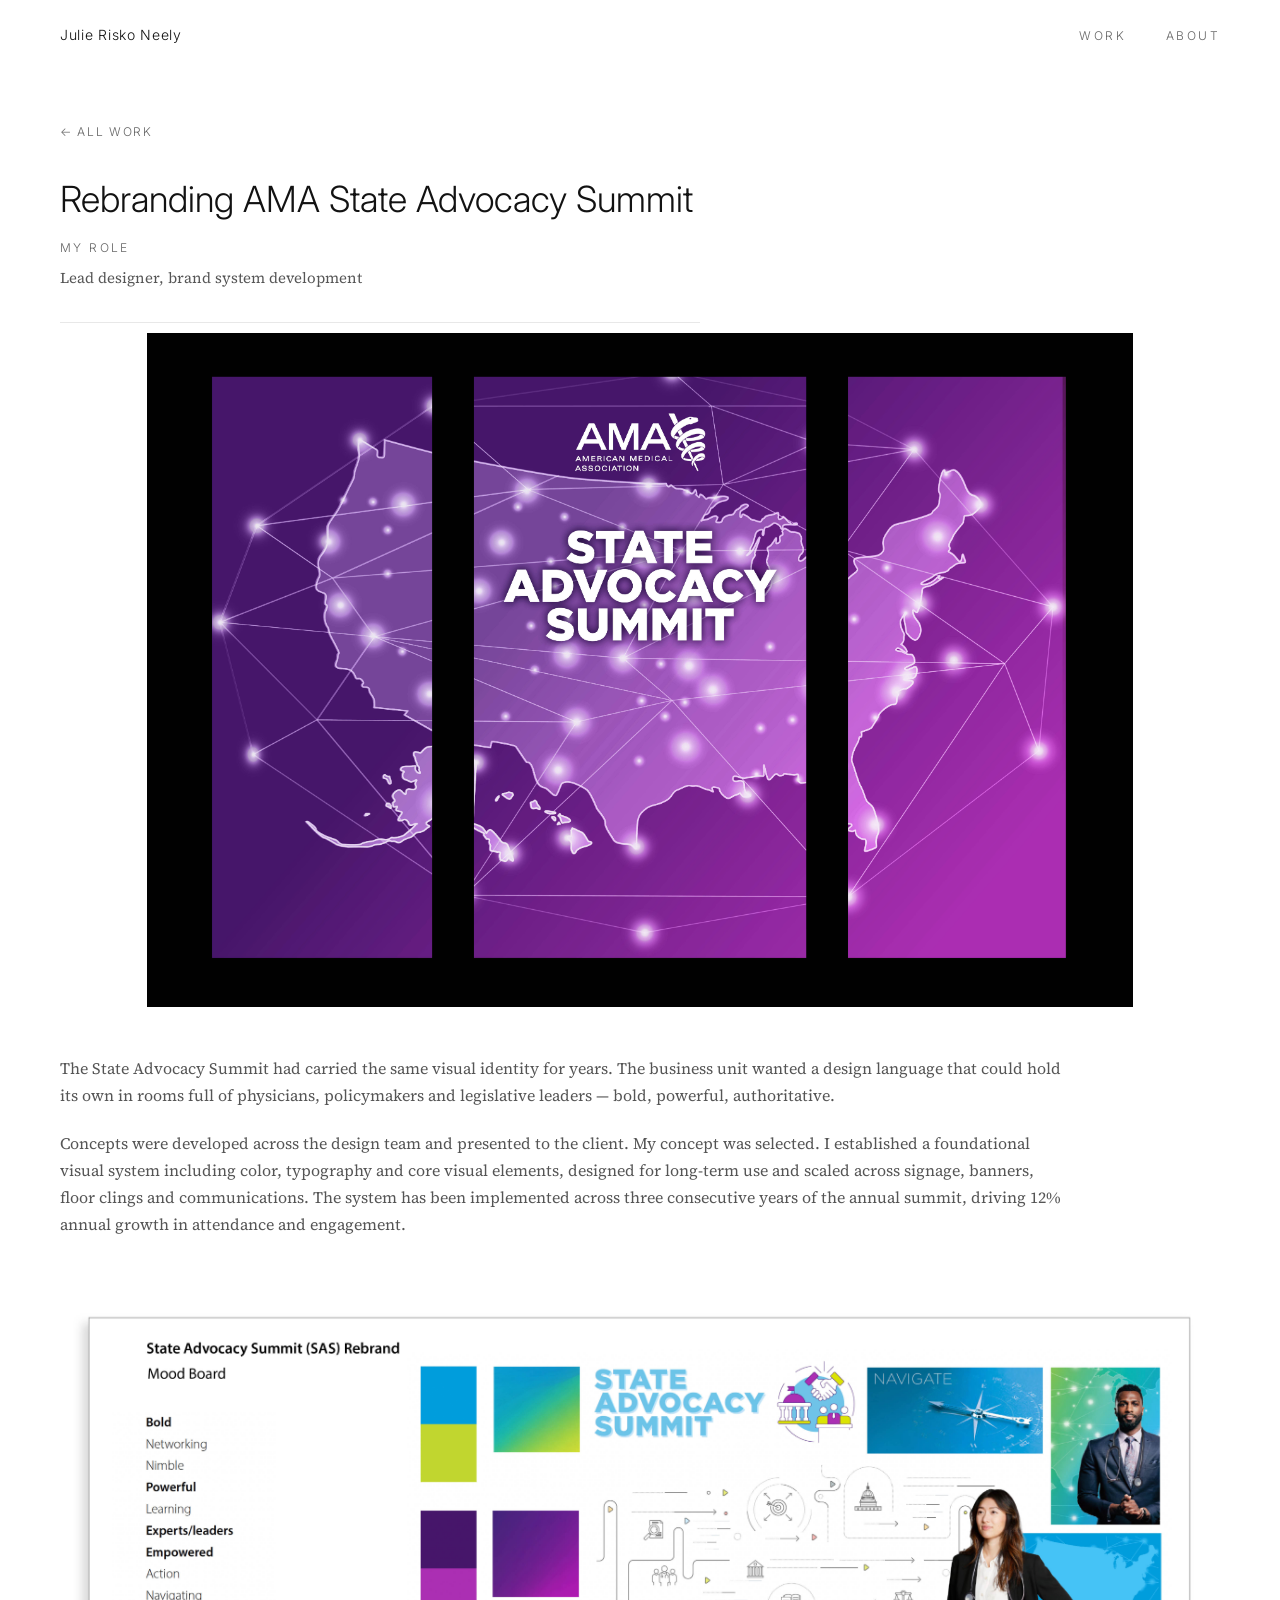
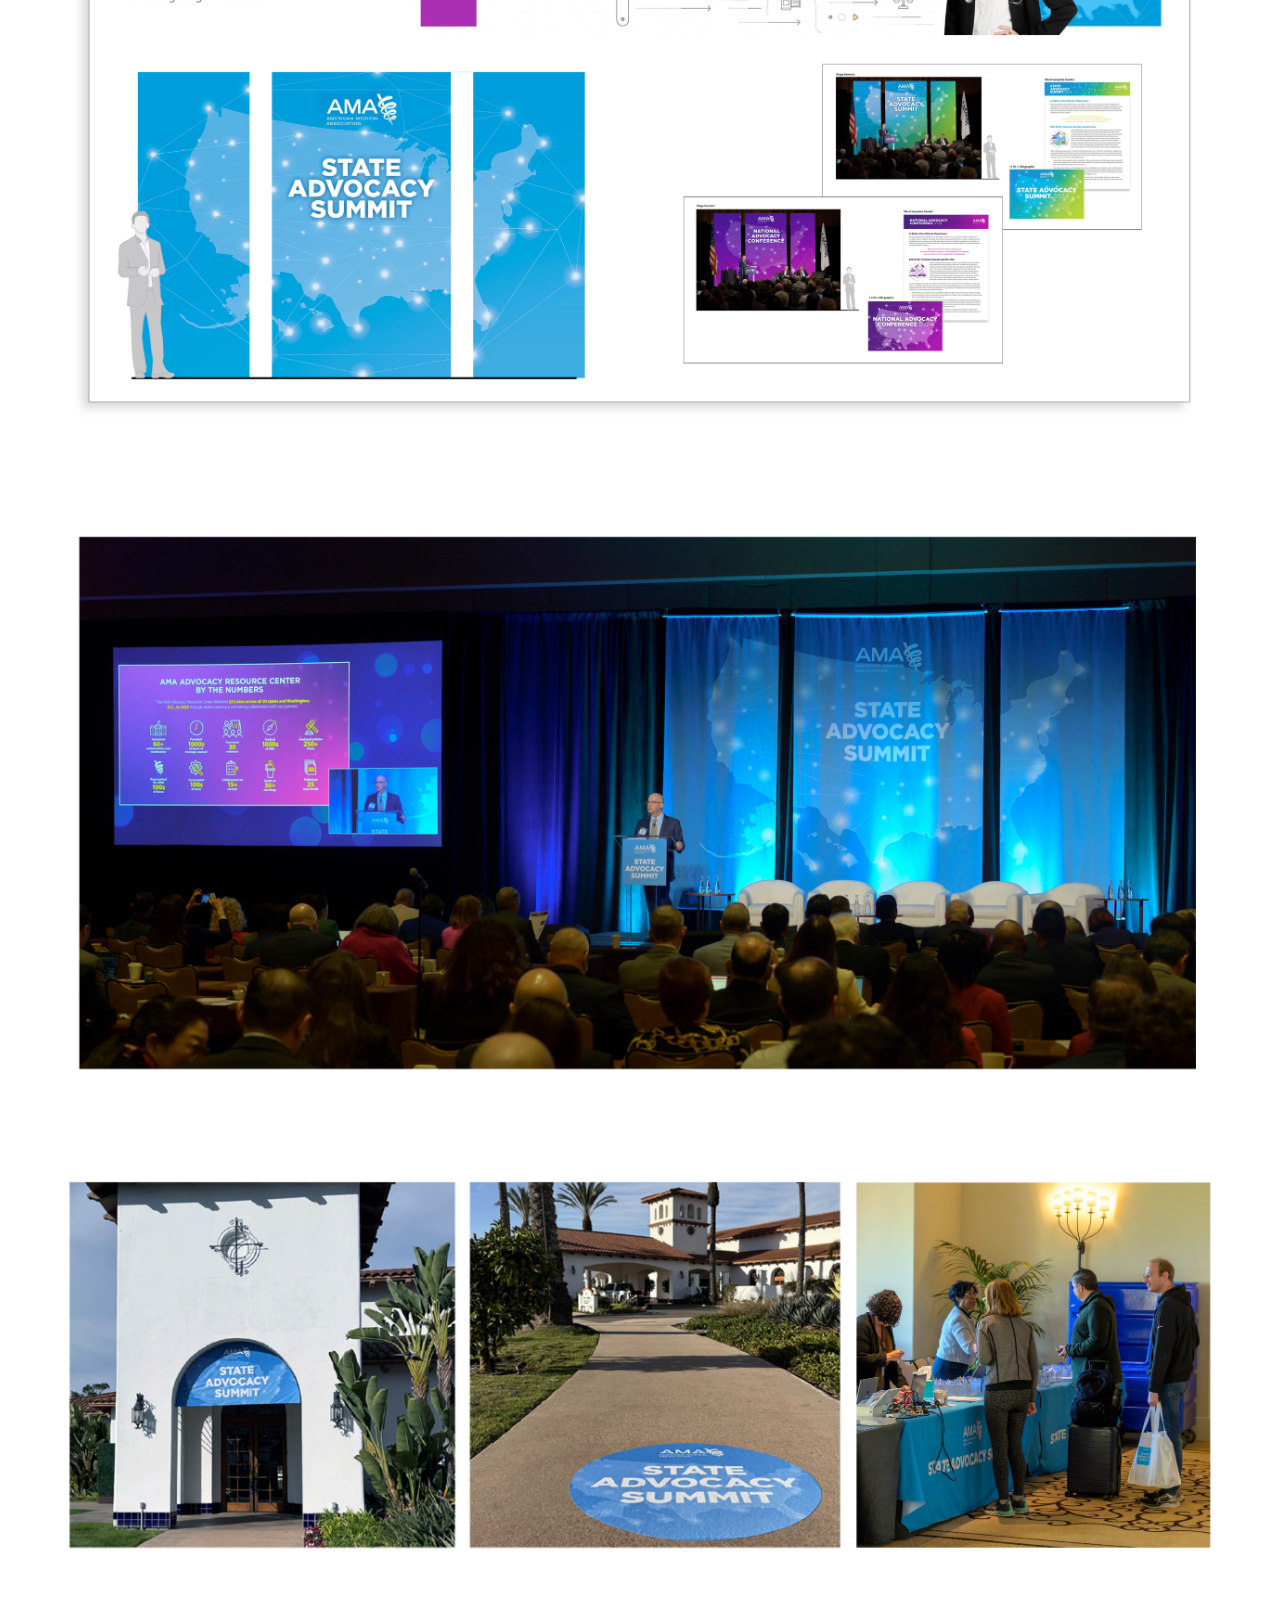
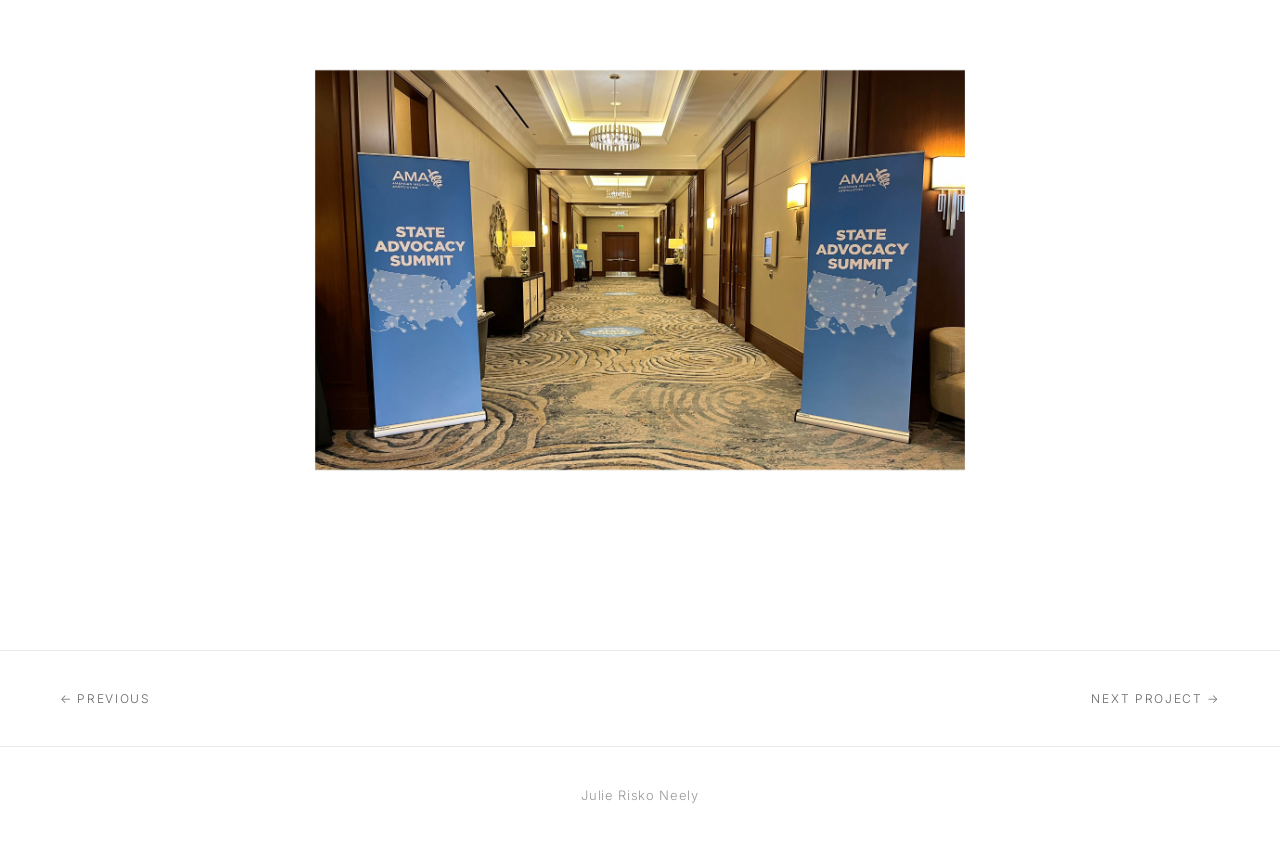
<file: advocacy.html>
<!DOCTYPE html>
<html lang="en">
<head>
<meta charset="UTF-8">
<meta name="viewport" content="width=device-width, initial-scale=1.0">
<title>AMA State Advocacy Summit — Julie Risko Neely</title>
<link rel="preconnect" href="https://fonts.googleapis.com">
<link rel="preconnect" href="https://fonts.gstatic.com" crossorigin>
<link href="https://fonts.googleapis.com/css2?family=Inter:wght@100;300;400&family=Source+Serif+4:wght@300;400&display=swap" rel="stylesheet">
<style>
  *, *::before, *::after { margin: 0; padding: 0; box-sizing: border-box; }
  :root { --white: #ffffff; --text: #121212; --muted: #555555; --light: #999; --border: #e8e8e8; }
  body { font-family: 'Inter', sans-serif; font-weight: 300; color: var(--text); background: var(--white); -webkit-font-smoothing: antialiased; }
  nav { position: fixed; top: 0; left: 0; right: 0; z-index: 100; padding: 24px 60px; display: flex; justify-content: space-between; align-items: center; background: rgba(255,255,255,0.97); }
  .nav-name { font-family: 'Inter', sans-serif; font-weight: 300; font-size: 14px; letter-spacing: 0.05em; text-decoration: none; color: var(--text); }
  .nav-links { display: flex; gap: 40px; list-style: none; }
  .nav-links a { font-size: 12px; letter-spacing: 0.2em; text-transform: uppercase; text-decoration: none; color: #666666; transition: color 0.2s; }
  .nav-links a:hover { color: var(--text); }
  .project-header { padding: 120px 60px 0; max-width: 760px; }
  .back-link { font-size: 12px; letter-spacing: 0.14em; text-transform: uppercase; text-decoration: none; color: #666666; display: inline-block; margin-bottom: 40px; transition: color 0.2s; }
  .back-link:hover { color: var(--text); }
  .project-title { font-family: 'Inter', sans-serif; font-weight: 300; font-size: 36px; line-height: 1.15; color: #121212; margin-bottom: 16px; }
  .project-role { font-family: 'Source Serif 4', serif; font-weight: 400; font-size: 15px; line-height: 24px; color: #555555; margin-bottom: 28px; }
  .project-role-label { font-family: 'Inter', sans-serif; font-weight: 300; font-size: 12px; letter-spacing: 0.2em; text-transform: uppercase; color: #666666; margin-bottom: 6px; display: block; }
  .header-divider { border: none; border-top: 1px solid var(--border); margin: 32px 0 0; }
  .hero-wrap { padding: 10px 60px 0; margin-bottom: 48px; }
  .hero-wrap img { width: 85%; display: block; margin: 0 auto; }
  .description-wrap { padding: 0 60px 48px; max-width: 1130px; }
  .project-description { font-family: 'Source Serif 4', serif; font-weight: 400; font-size: 16px; line-height: 1.7; color: #555555; }
  .project-description p { margin-bottom: 20px; }
  .project-description p:last-child { margin-bottom: 0; }
  .project-images { padding: 0 60px 100px; }
  .image-block { margin-bottom: 60px; width: 100%; }
  .image-block img { width: 100%; display: block; }
  .project-nav { padding: 40px 60px; border-top: 1px solid var(--border); display: flex; justify-content: space-between; }
  .project-nav a { font-size: 12px; letter-spacing: 0.14em; text-transform: uppercase; text-decoration: none; color: #666666; transition: color 0.2s; }
  .project-nav a:hover { color: var(--text); }
  footer { border-top: 1px solid var(--border); padding: 40px 60px; display: flex; justify-content: center; align-items: center; }
  .footer-name { font-family: 'Inter', sans-serif; font-weight: 300; font-size: 13px; letter-spacing: 0.05em; color: var(--light); text-decoration: none; display: block; text-align: center; width: 100%; }
  @media (max-width: 768px) {
    nav { padding: 20px 24px; }
    .project-header { padding: 100px 24px 0; }
    .header-divider { margin: 24px 0 0; }
    .hero-wrap { padding: 8px 24px 0; margin-bottom: 32px; }
    .description-wrap { padding: 0 24px 32px; }
    .project-images { padding: 0 24px 80px; }
    .project-nav { padding: 32px 24px; }
    footer { padding: 32px 24px; flex-direction: column; gap: 20px; }
  }
</style>
</head>
<body>
<nav>
  <a href="index.html" class="nav-name">Julie Risko Neely</a>
  <ul class="nav-links">
    <li><a href="index.html">Work</a></li>
    <li><a href="about.html">About</a></li>
  </ul>
</nav>
<div class="project-header">
  <a href="index.html" class="back-link">&larr; All Work</a>
  <h1 class="project-title">Rebranding AMA State Advocacy Summit</h1>
  <p class="project-role">
    <span class="project-role-label">My Role</span>
    Lead designer, brand system development
  </p>
  <hr class="header-divider">
</div>
<div class="hero-wrap">
  <img src="images/State_advocacy_hero.jpg" alt="State Advocacy Summit hero">
</div>
<div class="description-wrap">
  <div class="project-description">
    <p>The State Advocacy Summit had carried the same visual identity for years. The business unit wanted a design language that could hold its own in rooms full of physicians, policymakers and legislative leaders — bold, powerful, authoritative.</p>
    <p>Concepts were developed across the design team and presented to the client. My concept was selected. I established a foundational visual system including color, typography and core visual elements, designed for long-term use and scaled across signage, banners, floor clings and communications. The system has been implemented across three consecutive years of the annual summit, driving 12% annual growth in attendance and engagement.</p>
  </div>
</div>
<div class="project-images">
  <div class="image-block">
    <img src="images/SAS_1.jpg" alt="State Advocacy Summit brand system">
  </div>
  <div class="image-block">
    <img src="images/SAS_2.jpg" alt="State Advocacy Summit brand application">
  </div>
  <div class="image-block">
    <img src="images/SAS_3.jpg" alt="State Advocacy Summit event design">
  </div>
  <div class="image-block">
    <img src="images/SAS_4.jpg" alt="State Advocacy Summit environmental graphics">
  </div>
</div>
<div class="project-nav">
  <a href="joy.html">&larr; Previous</a>
  <a href="childrens-products.html">Next Project &rarr;</a>
</div>
<footer>
  <a href="about.html" class="footer-name">Julie Risko Neely</a>
</footer>
</body>
</html>
</file>
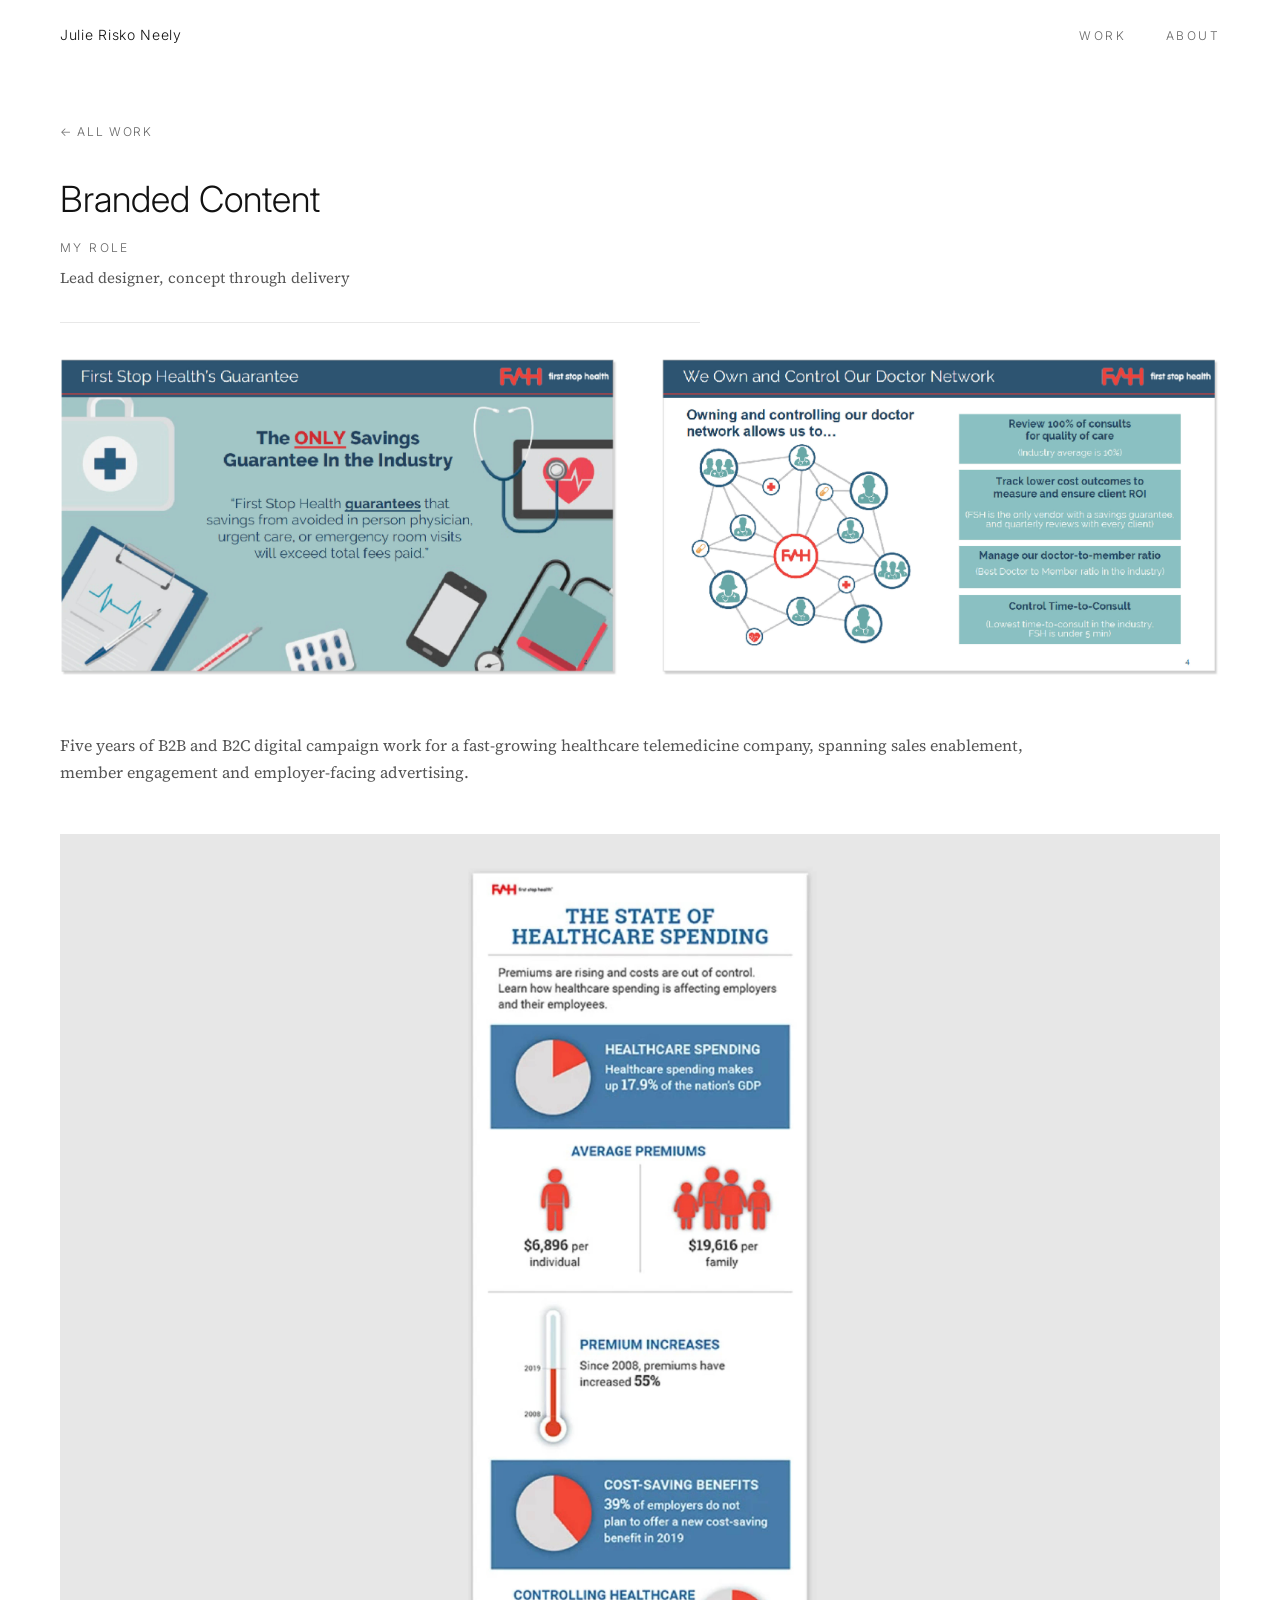
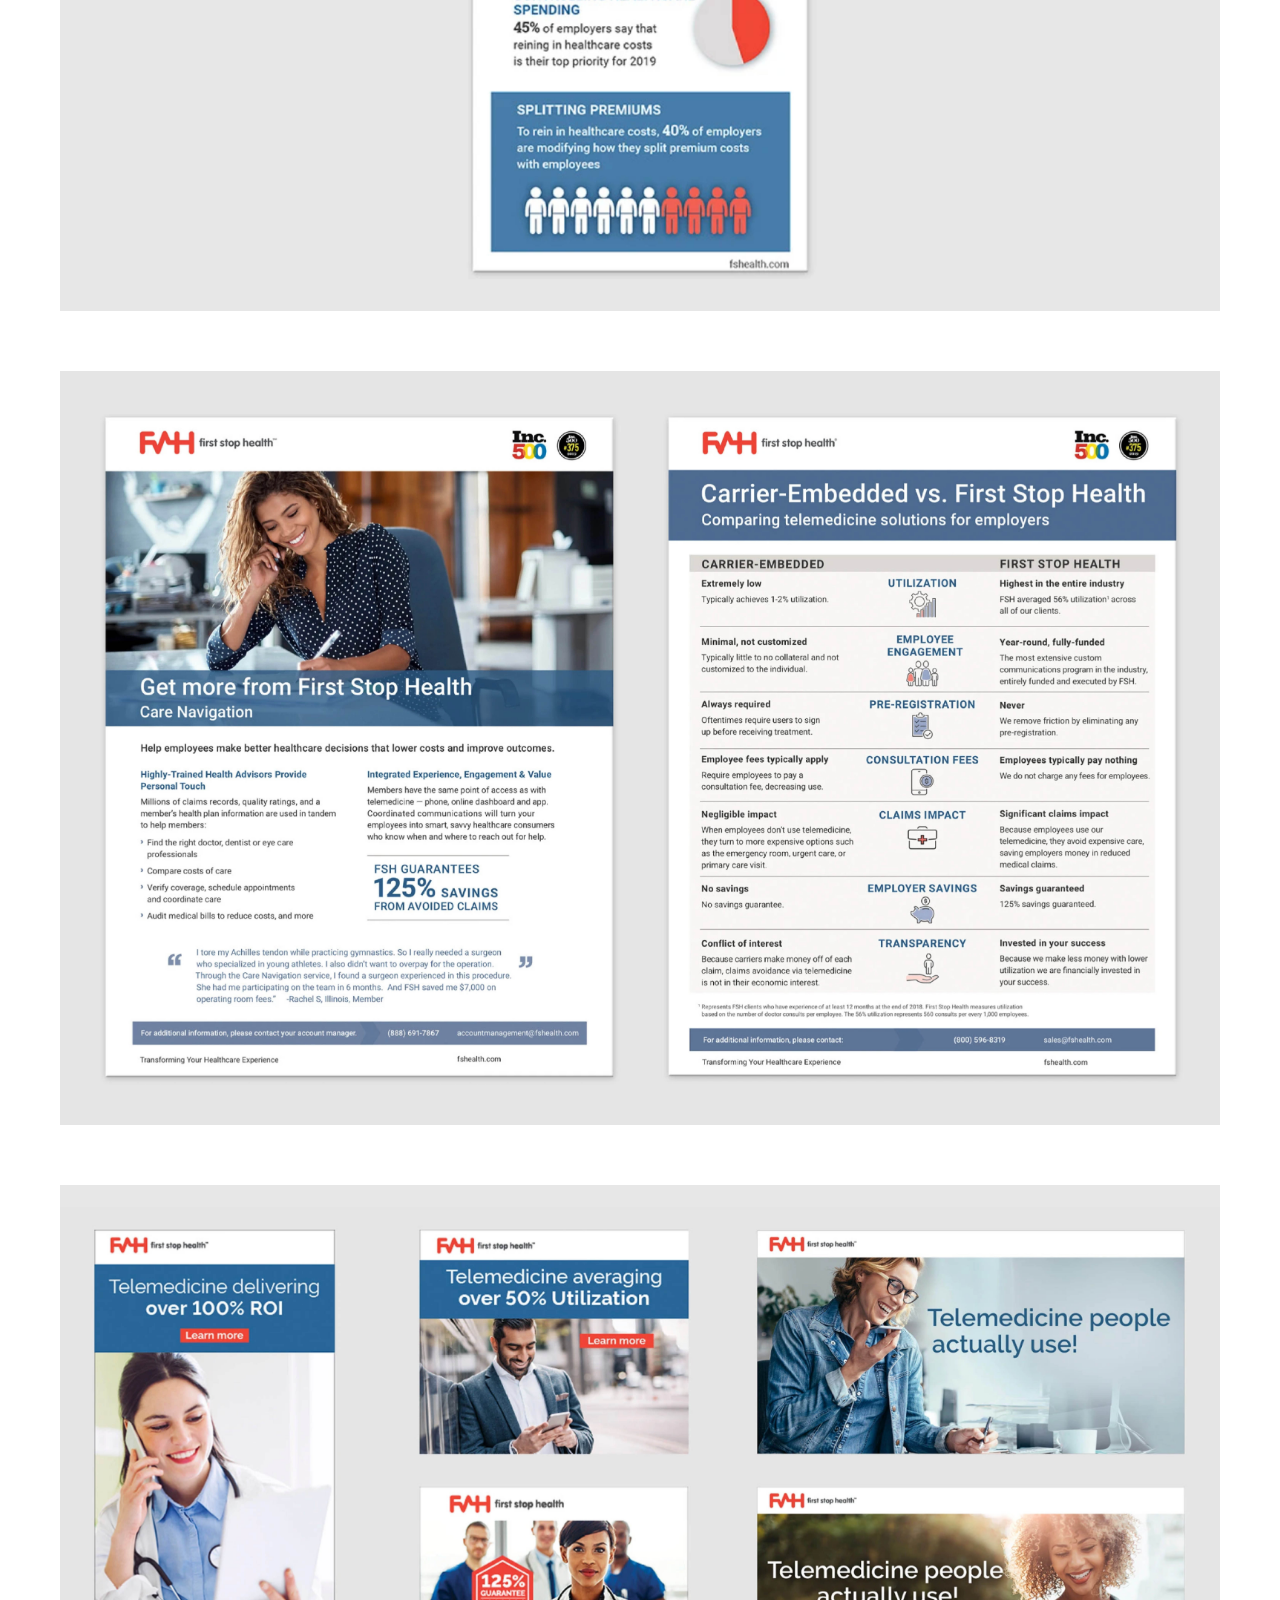
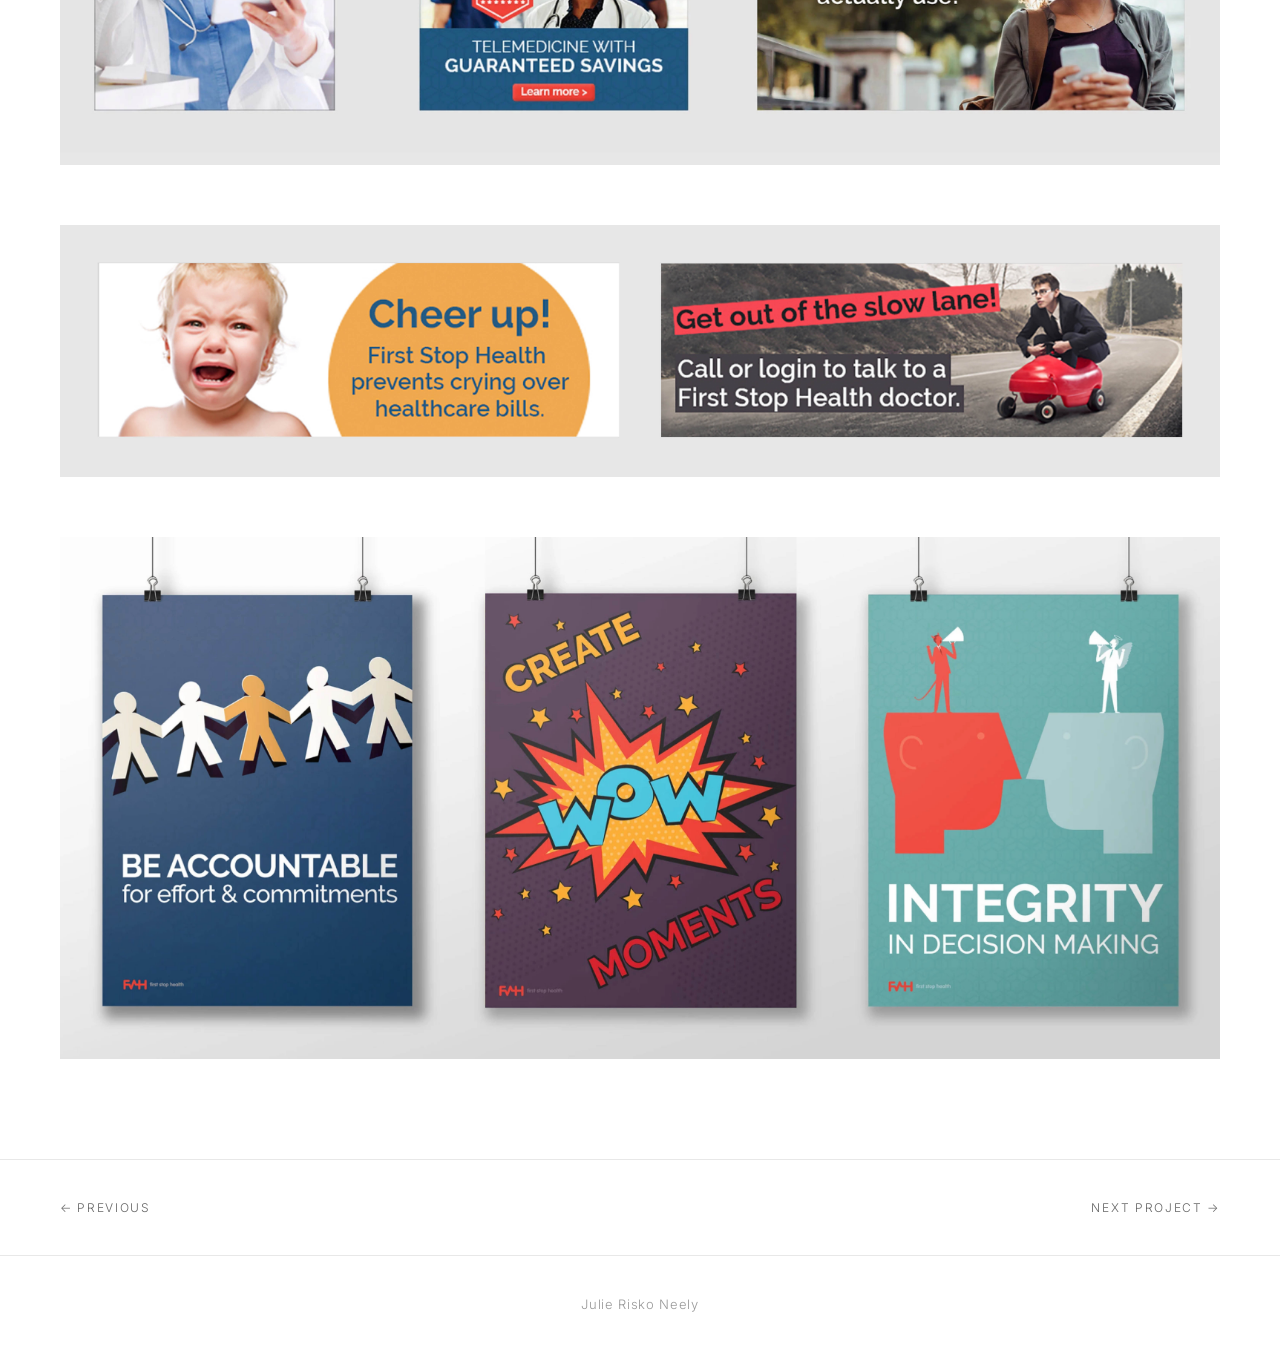
<file: branded.html>
<!DOCTYPE html>
<html lang="en">
<head>
<meta charset="UTF-8">
<meta name="viewport" content="width=device-width, initial-scale=1.0">
<title>Branded Content — Julie Risko Neely</title>
<link rel="preconnect" href="https://fonts.googleapis.com">
<link rel="preconnect" href="https://fonts.gstatic.com" crossorigin>
<link href="https://fonts.googleapis.com/css2?family=Inter:wght@100;300;400&family=Source+Serif+4:wght@300;400&display=swap" rel="stylesheet">
<style>
  *, *::before, *::after { margin: 0; padding: 0; box-sizing: border-box; }
  :root { --white: #ffffff; --text: #121212; --muted: #555555; --light: #999; --border: #e8e8e8; }
  body { font-family: 'Inter', sans-serif; font-weight: 300; color: var(--text); background: var(--white); -webkit-font-smoothing: antialiased; }
  nav { position: fixed; top: 0; left: 0; right: 0; z-index: 100; padding: 24px 60px; display: flex; justify-content: space-between; align-items: center; background: rgba(255,255,255,0.97); }
  .nav-name { font-family: 'Inter', sans-serif; font-weight: 300; font-size: 14px; letter-spacing: 0.05em; text-decoration: none; color: var(--text); }
  .nav-links { display: flex; gap: 40px; list-style: none; }
  .nav-links a { font-size: 12px; letter-spacing: 0.2em; text-transform: uppercase; text-decoration: none; color: #666666; transition: color 0.2s; }
  .nav-links a:hover { color: var(--text); }
  .project-header { padding: 120px 60px 0; max-width: 760px; }
  .back-link { font-size: 12px; letter-spacing: 0.14em; text-transform: uppercase; text-decoration: none; color: #666666; display: inline-block; margin-bottom: 40px; transition: color 0.2s; }
  .back-link:hover { color: var(--text); }
  .project-title { font-family: 'Inter', sans-serif; font-weight: 300; font-size: 36px; line-height: 1.15; color: #121212; margin-bottom: 16px; }
  .project-role { font-family: 'Source Serif 4', serif; font-weight: 400; font-size: 15px; line-height: 24px; color: #555555; margin-bottom: 28px; }
  .project-role-label { font-family: 'Inter', sans-serif; font-weight: 300; font-size: 12px; letter-spacing: 0.2em; text-transform: uppercase; color: #666666; margin-bottom: 6px; display: block; }
  .header-divider { border: none; border-top: 1px solid var(--border); margin: 32px 0 0; }
  .hero-wrap { padding: 32px 60px 0; margin-bottom: 48px; }
  .hero-wrap img { width: 100%; display: block; }
  .description-wrap { padding: 0 60px 48px; max-width: 1130px; }
  .project-description { font-family: 'Source Serif 4', serif; font-weight: 400; font-size: 16px; line-height: 1.7; color: #555555; }
  .project-description p { margin-bottom: 20px; }
  .project-description p:last-child { margin-bottom: 0; }
  .project-images { padding: 0 60px 100px; }
  .image-block { margin-bottom: 60px; width: 100%; }
  .image-block:last-child { margin-bottom: 0; }
  .image-block img { width: 100%; display: block; }
  .project-nav { padding: 40px 60px; border-top: 1px solid var(--border); display: flex; justify-content: space-between; }
  .project-nav a { font-size: 12px; letter-spacing: 0.14em; text-transform: uppercase; text-decoration: none; color: #666666; transition: color 0.2s; }
  .project-nav a:hover { color: var(--text); }
  footer { border-top: 1px solid var(--border); padding: 40px 60px; display: flex; justify-content: center; align-items: center; }
  .footer-name { font-family: 'Inter', sans-serif; font-weight: 300; font-size: 13px; letter-spacing: 0.05em; color: var(--light); text-decoration: none; display: block; text-align: center; width: 100%; }
  @media (max-width: 768px) {
    nav { padding: 20px 24px; }
    .project-header { padding: 100px 24px 0; }
    .header-divider { margin: 24px 0 0; }
    .hero-wrap { padding: 24px 24px 0; margin-bottom: 32px; }
    .description-wrap { padding: 0 24px 32px; }
    .project-images { padding: 0 24px 80px; }
    .project-nav { padding: 32px 24px; }
    footer { padding: 32px 24px; flex-direction: column; gap: 20px; }
  }
</style>
</head>
<body>
<nav>
  <a href="index.html" class="nav-name">Julie Risko Neely</a>
  <ul class="nav-links">
    <li><a href="index.html">Work</a></li>
    <li><a href="about.html">About</a></li>
  </ul>
</nav>
<div class="project-header">
  <a href="index.html" class="back-link">&larr; All Work</a>
  <h1 class="project-title">Branded Content</h1>
  <p class="project-role">
    <span class="project-role-label">My Role</span>
    Lead designer, concept through delivery
  </p>
  <hr class="header-divider">
</div>
<div class="hero-wrap">
  <img src="images/FSH_Collection_Hero.jpg" alt="Branded Content collection hero">
</div>
<div class="description-wrap">
  <div class="project-description">
    <p>Five years of B2B and B2C digital campaign work for a fast-growing healthcare telemedicine company, spanning sales enablement, member engagement and employer-facing advertising.</p>
  </div>
</div>
<div class="project-images">
  <div class="image-block">
    <img src="images/FSH_Collection_2.jpg" alt="Branded Content collection detail 2">
  </div>
  <div class="image-block">
    <img src="images/FSH_Collection_3.jpg" alt="Branded Content collection detail 3">
  </div>
  <div class="image-block">
    <img src="images/FSH_Collection_4.jpg" alt="Branded Content collection detail 4">
  </div>
  <div class="image-block">
    <img src="images/FSH_Collection_5.jpg" alt="Branded Content collection detail 5">
  </div>
  <div class="image-block">
    <img src="images/FSH_Collection_6.jpg" alt="Branded Content collection detail 6">
  </div>
</div>
<div class="project-nav">
  <a href="parexel.html">&larr; Previous</a>
  <a href="joy.html">Next Project &rarr;</a>
</div>
<footer>
  <a href="about.html" class="footer-name">Julie Risko Neely</a>
</footer>
</body>
</html>
</file>
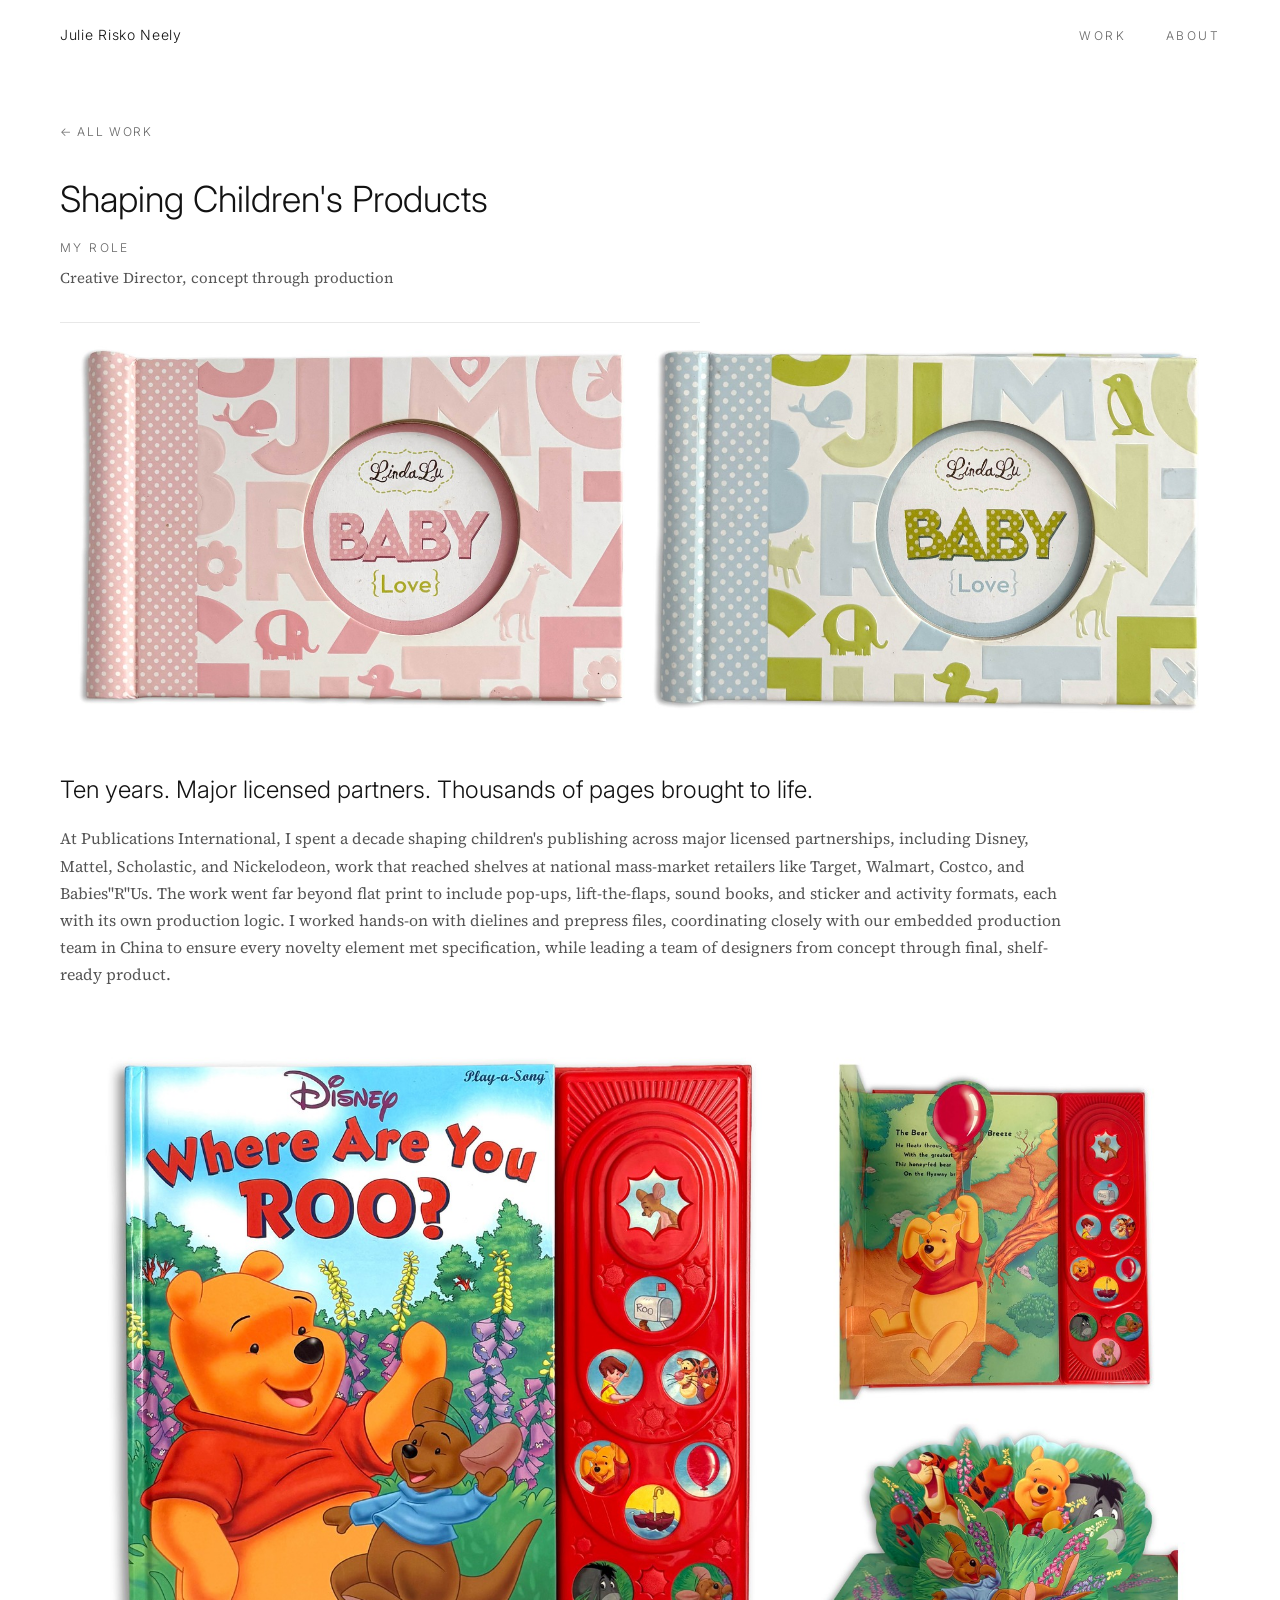
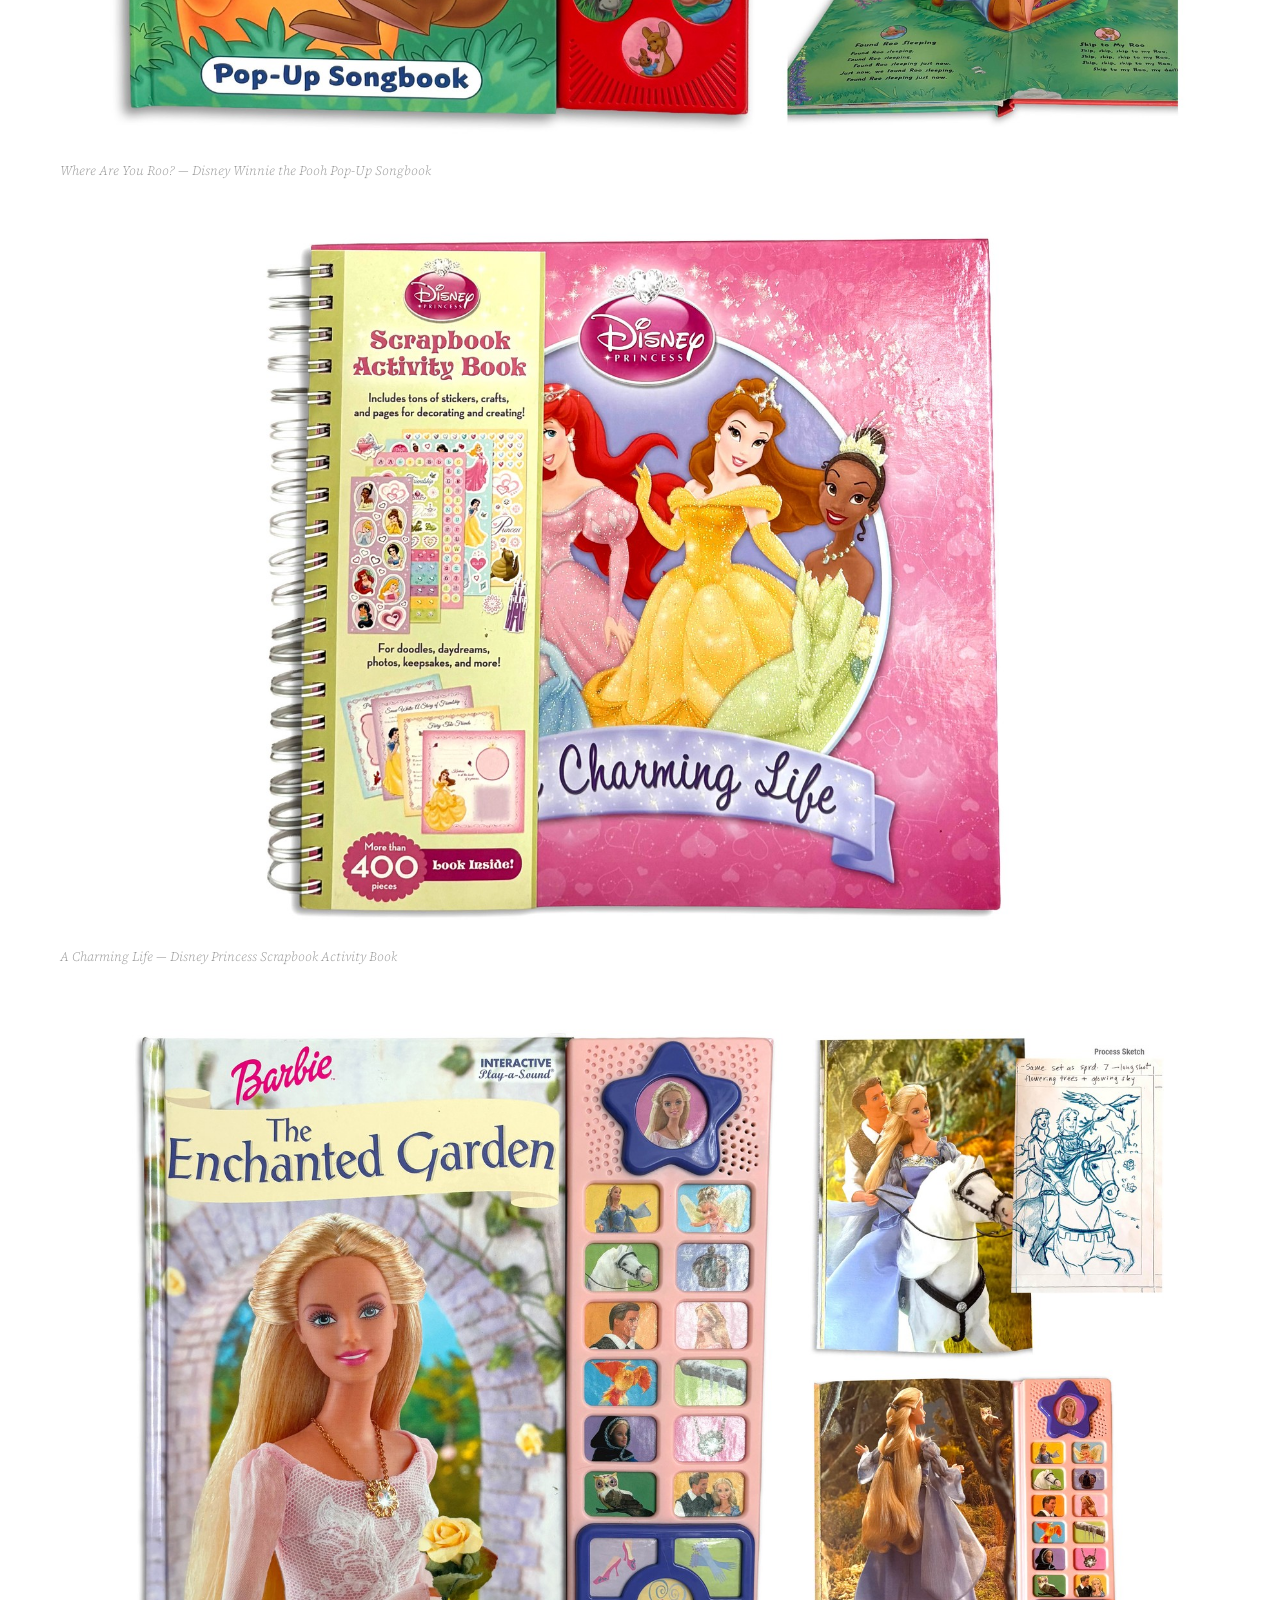
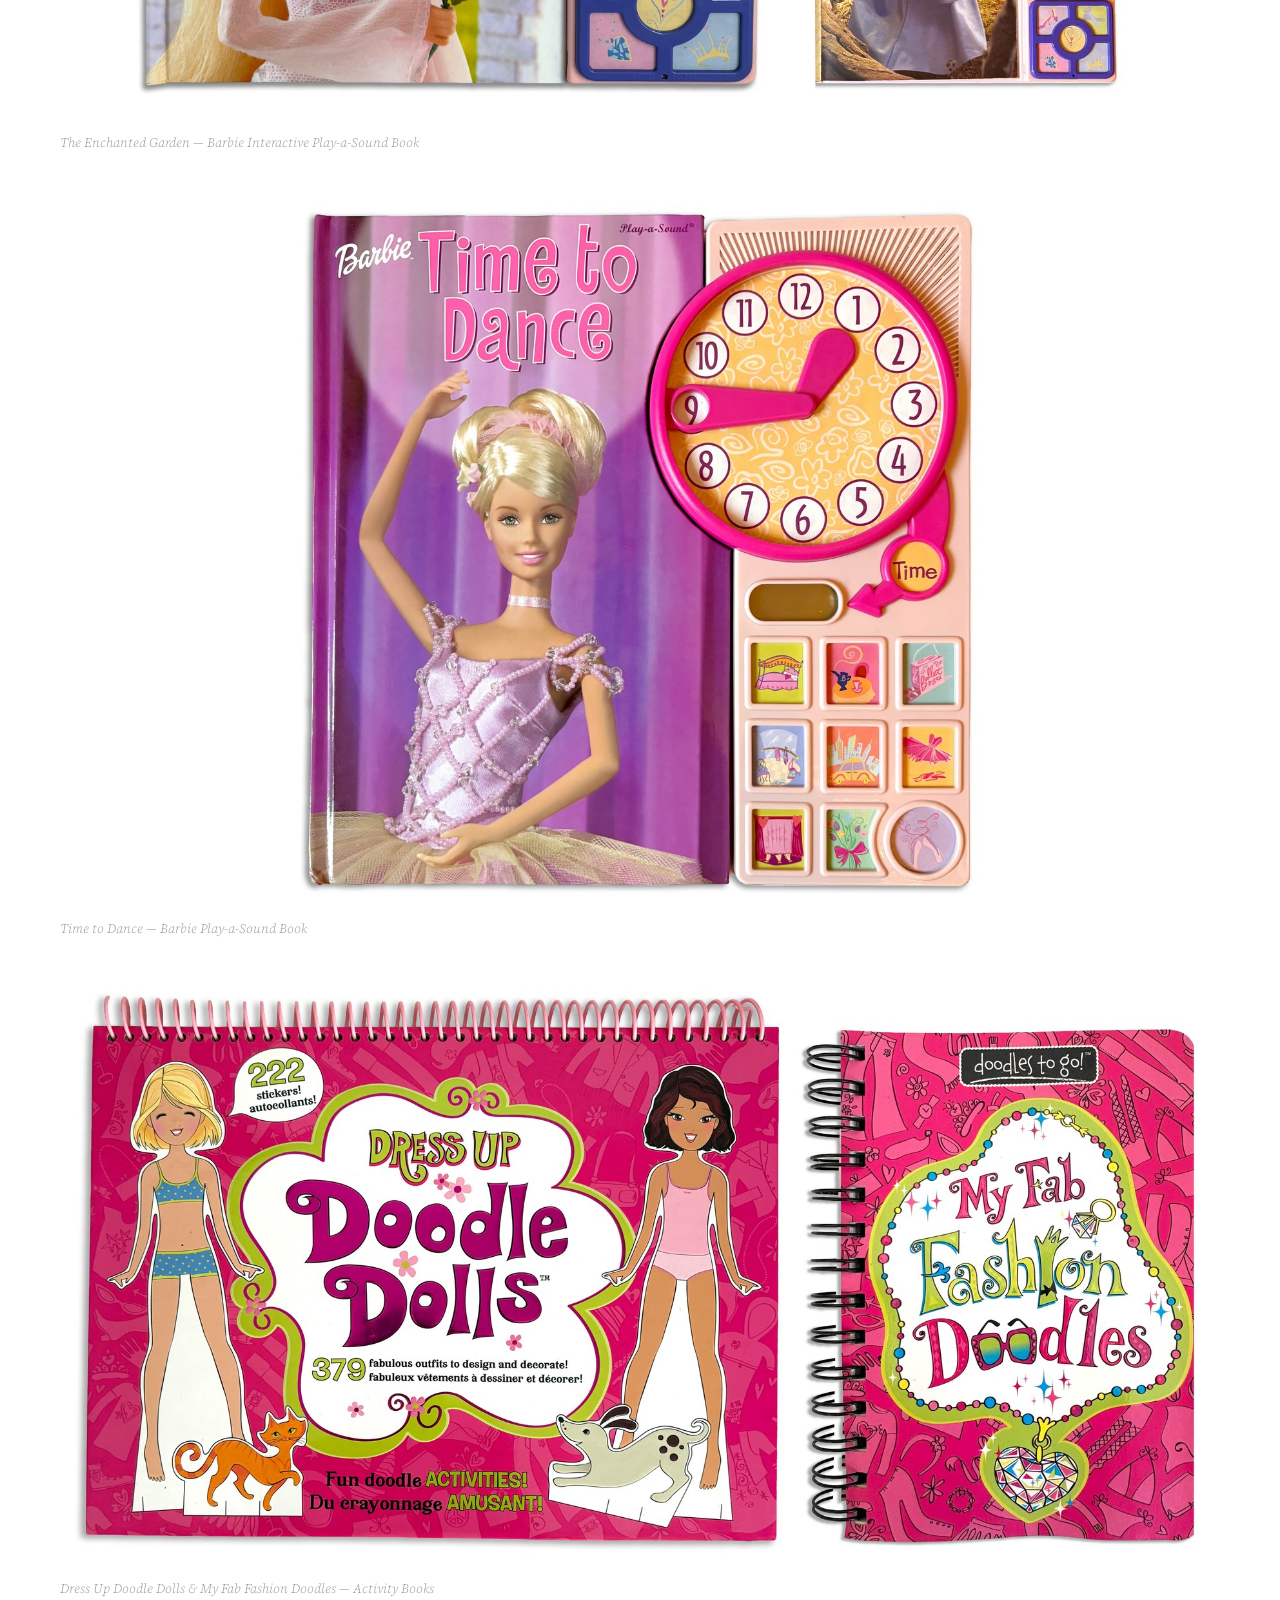
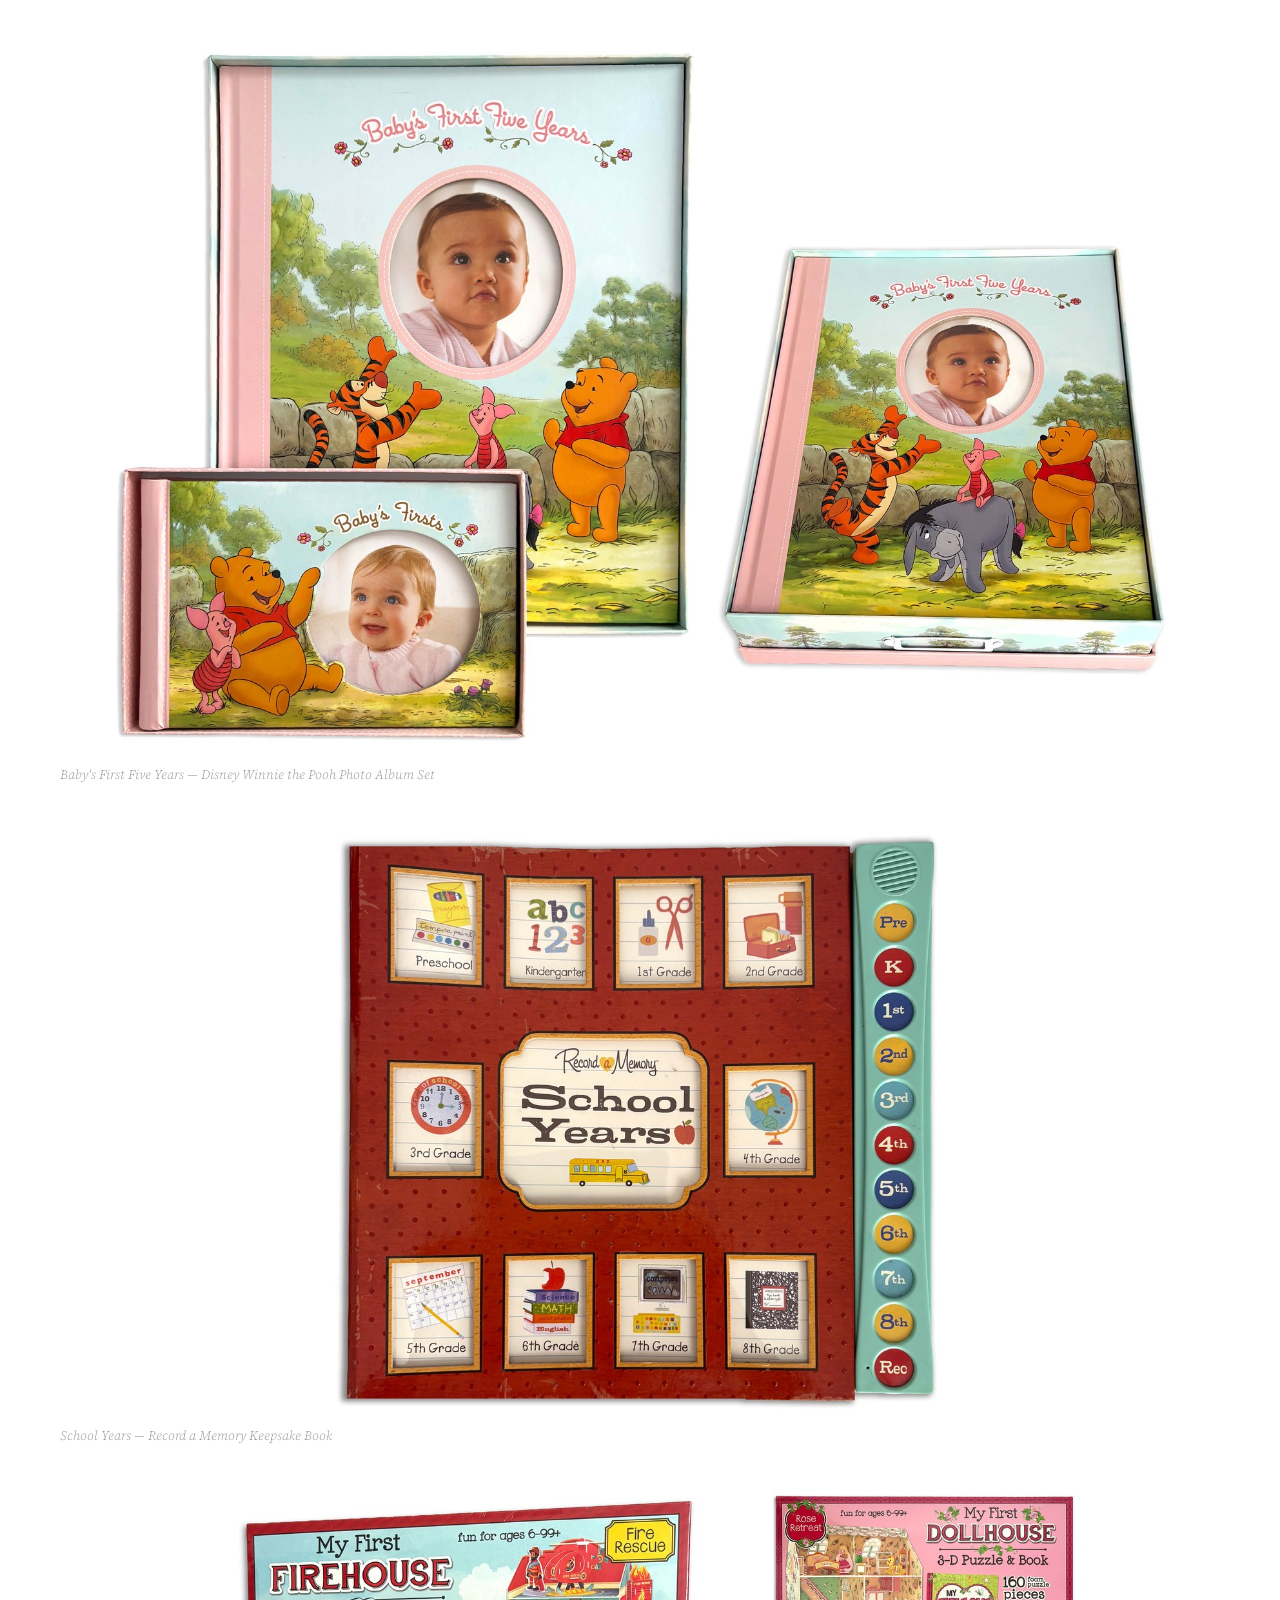
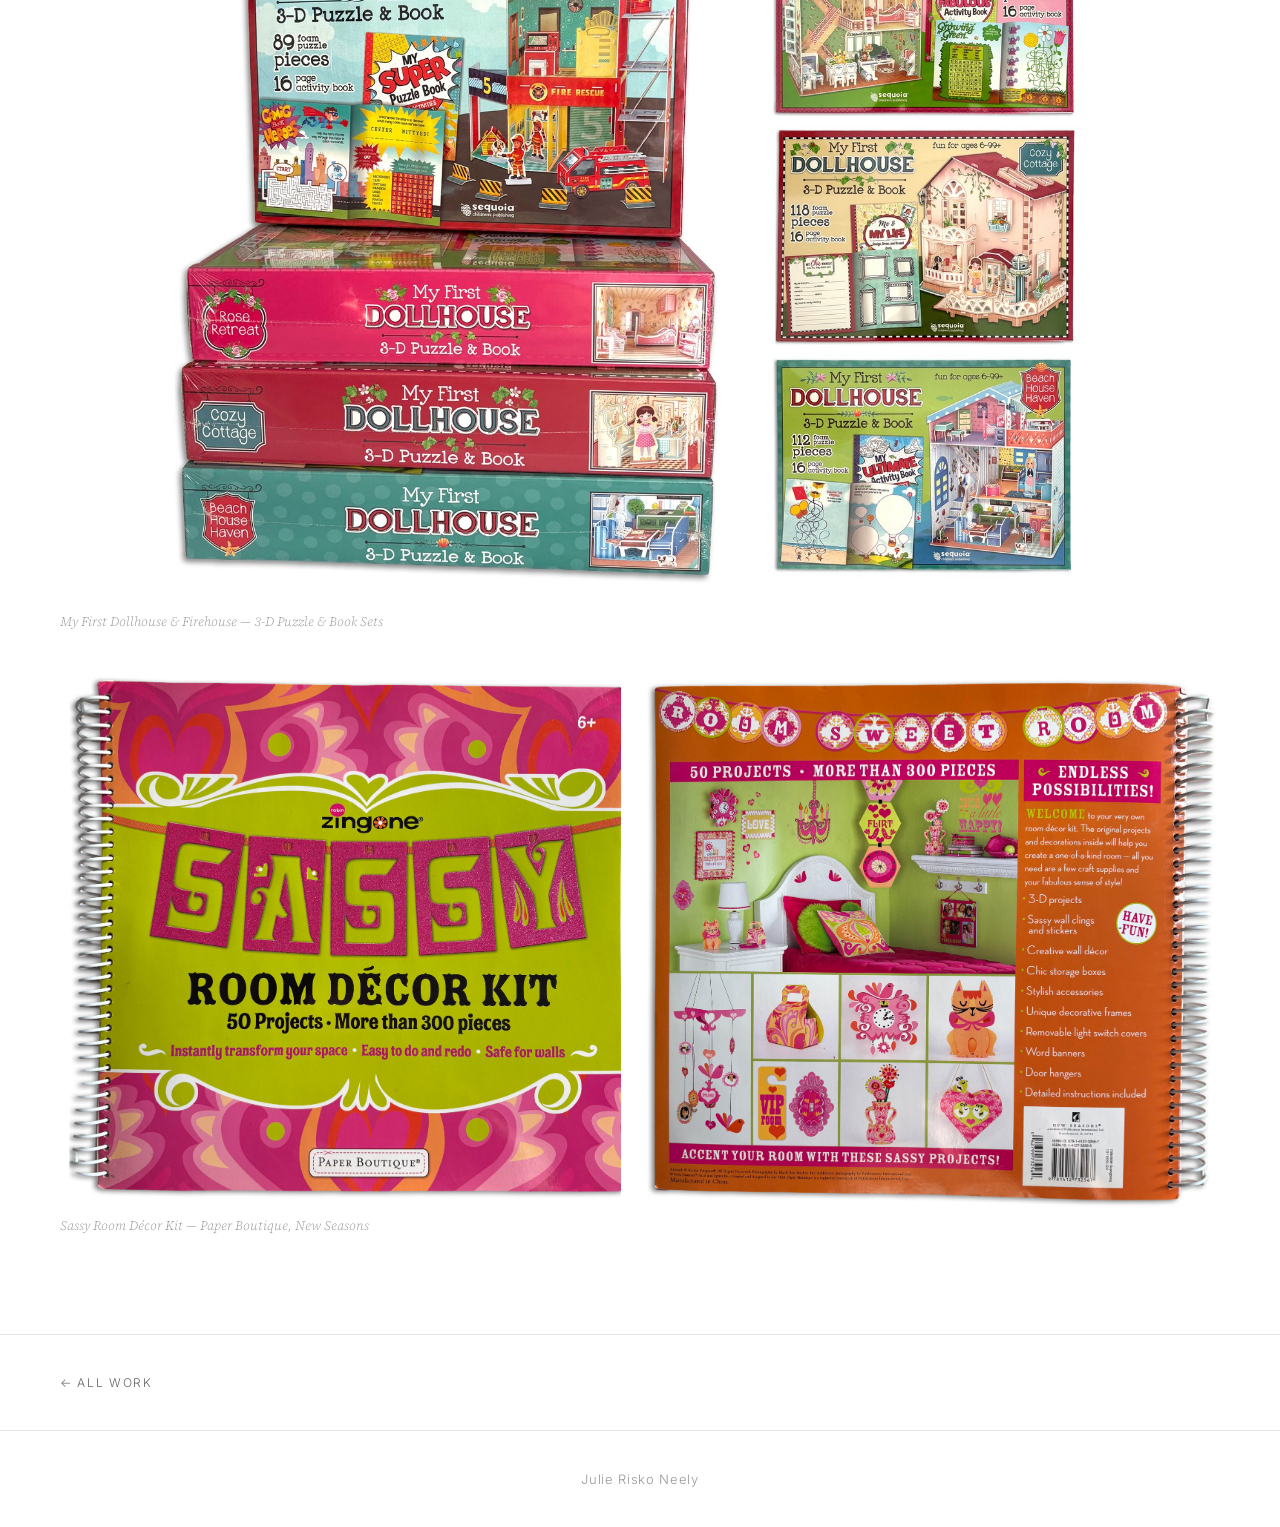
<file: childrens-products.html>
<!DOCTYPE html>
<html lang="en">
<head>
<meta charset="UTF-8">
<meta name="viewport" content="width=device-width, initial-scale=1.0">
<title>Shaping Children's Products — Julie Risko Neely</title>
<link rel="preconnect" href="https://fonts.googleapis.com">
<link rel="preconnect" href="https://fonts.gstatic.com" crossorigin>
<link href="https://fonts.googleapis.com/css2?family=Inter:wght@100;300;400&family=Source+Serif+4:wght@300;400&display=swap" rel="stylesheet">
<style>
  *, *::before, *::after { margin: 0; padding: 0; box-sizing: border-box; }
  :root { --white: #ffffff; --text: #121212; --muted: #555555; --light: #999; --border: #e8e8e8; }
  body { font-family: 'Inter', sans-serif; font-weight: 300; color: var(--text); background: var(--white); -webkit-font-smoothing: antialiased; }
  nav { position: fixed; top: 0; left: 0; right: 0; z-index: 100; padding: 24px 60px; display: flex; justify-content: space-between; align-items: center; background: rgba(255,255,255,0.97); }
  .nav-name { font-family: 'Inter', sans-serif; font-weight: 300; font-size: 14px; letter-spacing: 0.05em; text-decoration: none; color: var(--text); }
  .nav-links { display: flex; gap: 40px; list-style: none; }
  .nav-links a { font-size: 12px; letter-spacing: 0.2em; text-transform: uppercase; text-decoration: none; color: #666666; transition: color 0.2s; }
  .nav-links a:hover { color: var(--text); }
  .project-header { padding: 120px 60px 0; max-width: 760px; }
  .back-link { font-size: 12px; letter-spacing: 0.14em; text-transform: uppercase; text-decoration: none; color: #666666; display: inline-block; margin-bottom: 40px; transition: color 0.2s; }
  .back-link:hover { color: var(--text); }
  .project-title { font-family: 'Inter', sans-serif; font-weight: 300; font-size: 36px; line-height: 1.15; color: #121212; margin-bottom: 16px; }
  .project-role { font-family: 'Source Serif 4', serif; font-weight: 400; font-size: 15px; line-height: 24px; color: #555555; margin-bottom: 28px; }
  .project-role-label { font-family: 'Inter', sans-serif; font-weight: 300; font-size: 12px; letter-spacing: 0.2em; text-transform: uppercase; color: #666666; margin-bottom: 6px; display: block; }
  .header-divider { border: none; border-top: 1px solid var(--border); margin: 32px 0 0; }
  .hero-wrap { padding: 10px 60px 0; margin-bottom: 48px; }
  .hero-wrap img { width: 100%; display: block; }
  .description-wrap { padding: 0 60px 48px; max-width: 1130px; }
  .project-description { font-family: 'Source Serif 4', serif; font-weight: 400; font-size: 16px; line-height: 1.7; color: #555555; }
  .project-description p { margin-bottom: 20px; }
  .project-description p:last-child { margin-bottom: 0; }
  .project-tagline { font-family: 'Inter', sans-serif; font-weight: 300; font-size: 24px; line-height: 1.3; color: #121212; margin-bottom: 24px; }
  .project-images { padding: 0 60px 100px; }
  .image-block { margin-bottom: 44px; width: 100%; }
  .image-block:last-child { margin-bottom: 0; }
  .image-block img { width: 100%; display: block; }
  .image-caption { font-family: 'Source Serif 4', serif; font-size: 13px; font-style: italic; color: var(--light); margin-top: 10px; }
  .project-nav { padding: 40px 60px; border-top: 1px solid var(--border); display: flex; justify-content: space-between; }
  .project-nav a { font-size: 12px; letter-spacing: 0.14em; text-transform: uppercase; text-decoration: none; color: #666666; transition: color 0.2s; }
  .project-nav a:hover { color: var(--text); }
  footer { border-top: 1px solid var(--border); padding: 40px 60px; display: flex; justify-content: center; align-items: center; }
  .footer-name { font-family: 'Inter', sans-serif; font-weight: 300; font-size: 13px; letter-spacing: 0.05em; color: var(--light); text-decoration: none; display: block; text-align: center; width: 100%; }
  @media (max-width: 768px) {
    nav { padding: 20px 24px; }
    .project-header { padding: 100px 24px 0; }
    .header-divider { margin: 24px 0 0; }
    .hero-wrap { padding: 8px 24px 0; margin-bottom: 32px; }
    .description-wrap { padding: 0 24px 32px; }
    .project-images { padding: 0 24px 80px; }
    .project-nav { padding: 32px 24px; }
    footer { padding: 32px 24px; flex-direction: column; gap: 20px; }
  }
</style>
</head>
<body>
<nav>
  <a href="index.html" class="nav-name">Julie Risko Neely</a>
  <ul class="nav-links">
    <li><a href="index.html">Work</a></li>
    <li><a href="about.html">About</a></li>
  </ul>
</nav>
<div class="project-header">
  <a href="index.html" class="back-link">&larr; All Work</a>
  <h1 class="project-title">Shaping Children's Products</h1>
  <p class="project-role">
    <span class="project-role-label">My Role</span>
    Creative Director, concept through production
  </p>
  <hr class="header-divider">
</div>
<div class="hero-wrap">
  <img src="images/CP_hero.jpg" alt="Shaping Children's Products hero">
</div>
<div class="description-wrap">
  <div class="project-description">
    <p class="project-tagline">Ten years. Major licensed partners. Thousands of pages brought to life.</p>
    <p>At Publications International, I spent a decade shaping children's publishing across major licensed partnerships, including Disney, Mattel, Scholastic, and Nickelodeon, work that reached shelves at national mass-market retailers like Target, Walmart, Costco, and Babies"R"Us. The work went far beyond flat print to include pop-ups, lift-the-flaps, sound books, and sticker and activity formats, each with its own production logic. I worked hands-on with dielines and prepress files, coordinating closely with our embedded production team in China to ensure every novelty element met specification, while leading a team of designers from concept through final, shelf-ready product.</p>
  </div>
</div>
<div class="project-images">
  <div class="image-block">
    <img src="images/CP_1.jpg" alt="Where Are You Roo? Disney Winnie the Pooh Pop-Up Songbook">
    <p class="image-caption">Where Are You Roo? &mdash; Disney Winnie the Pooh Pop-Up Songbook</p>
  </div>
  <div class="image-block">
    <img src="images/CP_2.jpg" alt="Disney Princess Scrapbook Activity Book">
    <p class="image-caption">A Charming Life &mdash; Disney Princess Scrapbook Activity Book</p>
  </div>
  <div class="image-block">
    <img src="images/CP_3.jpg" alt="Barbie The Enchanted Garden Interactive Play-a-Sound Book">
    <p class="image-caption">The Enchanted Garden &mdash; Barbie Interactive Play-a-Sound Book</p>
  </div>
  <div class="image-block">
    <img src="images/CP_4.jpg" alt="Barbie Time to Dance Play-a-Sound Book">
    <p class="image-caption">Time to Dance &mdash; Barbie Play-a-Sound Book</p>
  </div>
  <div class="image-block">
    <img src="images/CP_5.jpg" alt="Dress Up Doodle Dolls and My Fab Fashion Doodles activity books">
    <p class="image-caption">Dress Up Doodle Dolls &amp; My Fab Fashion Doodles &mdash; Activity Books</p>
  </div>
  <div class="image-block">
    <img src="images/CP_7.jpg" alt="Baby's First Five Years Disney Winnie the Pooh photo album set">
    <p class="image-caption">Baby's First Five Years &mdash; Disney Winnie the Pooh Photo Album Set</p>
  </div>
  <div class="image-block">
    <img src="images/CP_8.jpg" alt="School Years Record a Memory keepsake book">
    <p class="image-caption">School Years &mdash; Record a Memory Keepsake Book</p>
  </div>
  <div class="image-block">
    <img src="images/CP_9.jpg" alt="My First Dollhouse and Firehouse 3-D Puzzle and Book sets">
    <p class="image-caption">My First Dollhouse &amp; Firehouse &mdash; 3-D Puzzle &amp; Book Sets</p>
  </div>
  <div class="image-block">
    <img src="images/CP_10.jpg" alt="Sassy Room Decor Kit by Robin Zingone, Paper Boutique">
    <p class="image-caption">Sassy Room D&eacute;cor Kit &mdash; Paper Boutique, New Seasons</p>
  </div>
</div>
<div class="project-nav">
  <a href="index.html">&larr; All Work</a>
</div>
<footer>
  <a href="about.html" class="footer-name">Julie Risko Neely</a>
</footer>
</body>
</html>
</file>
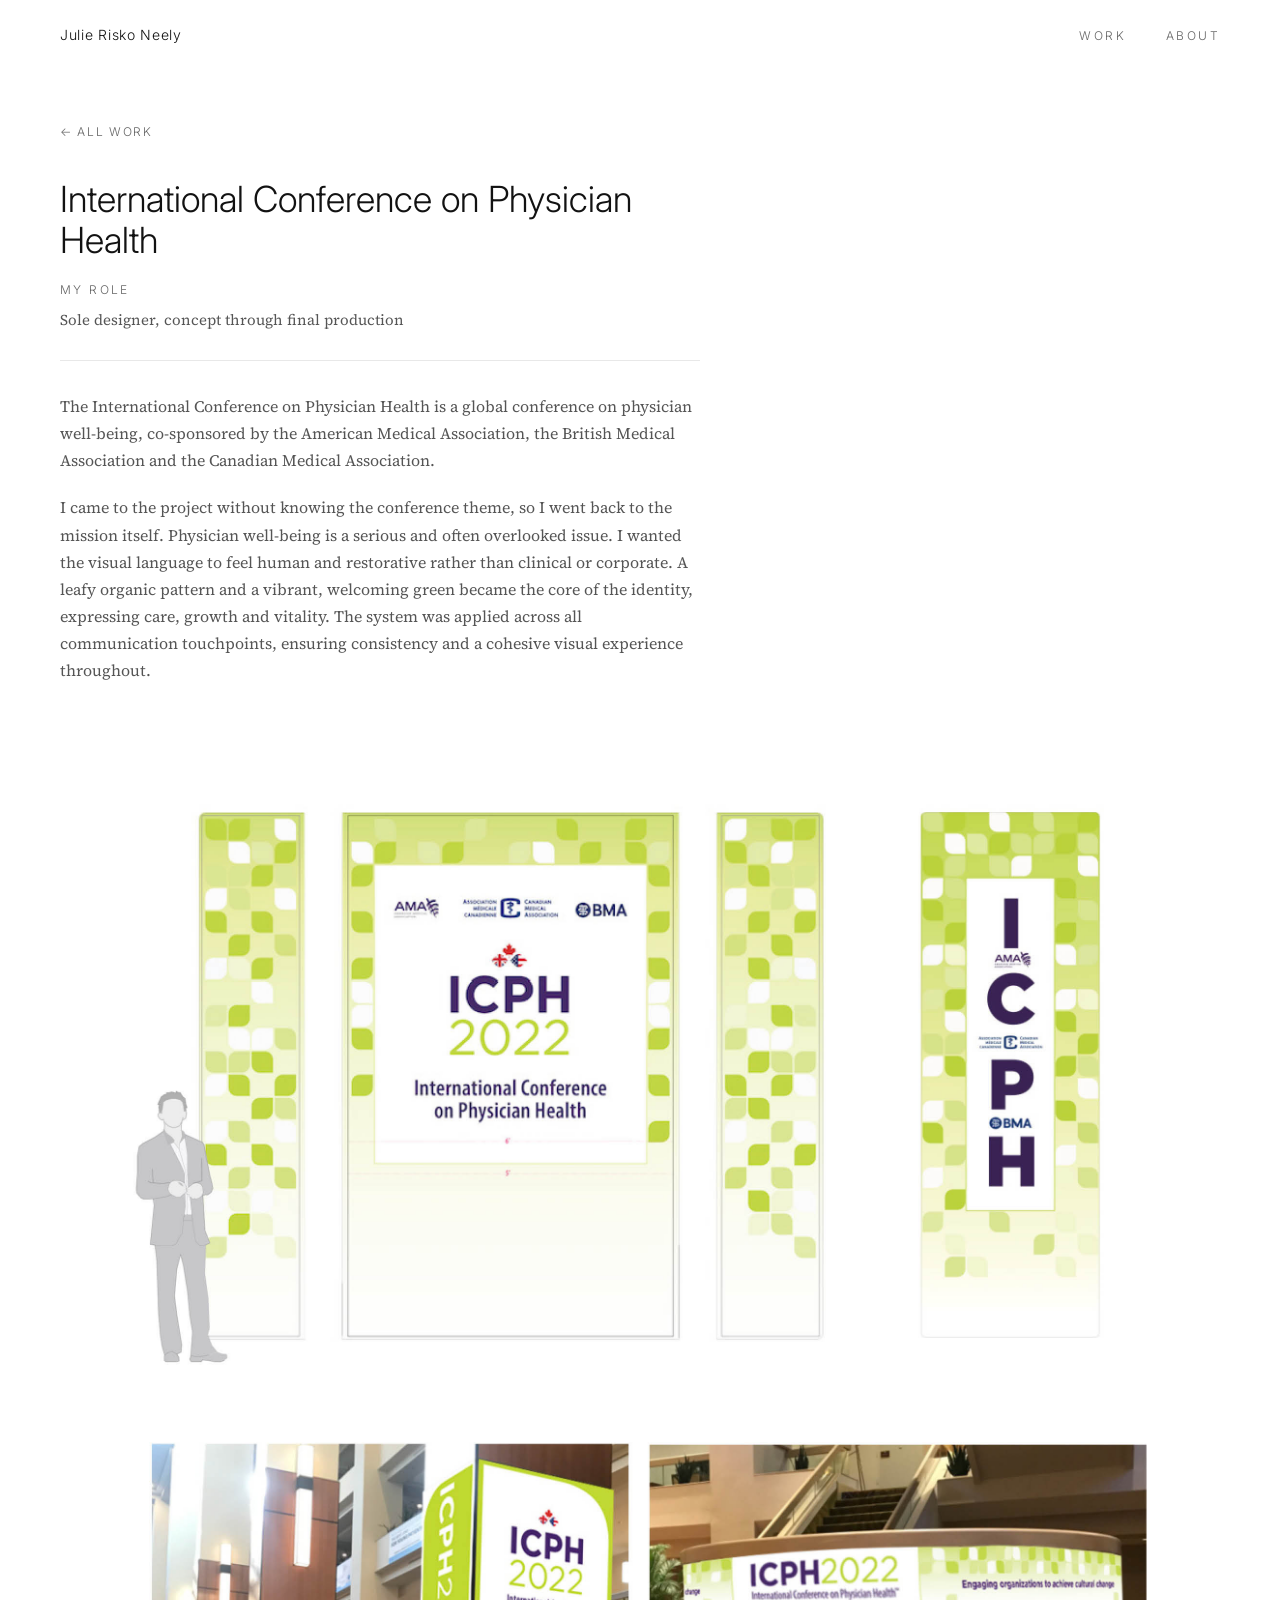
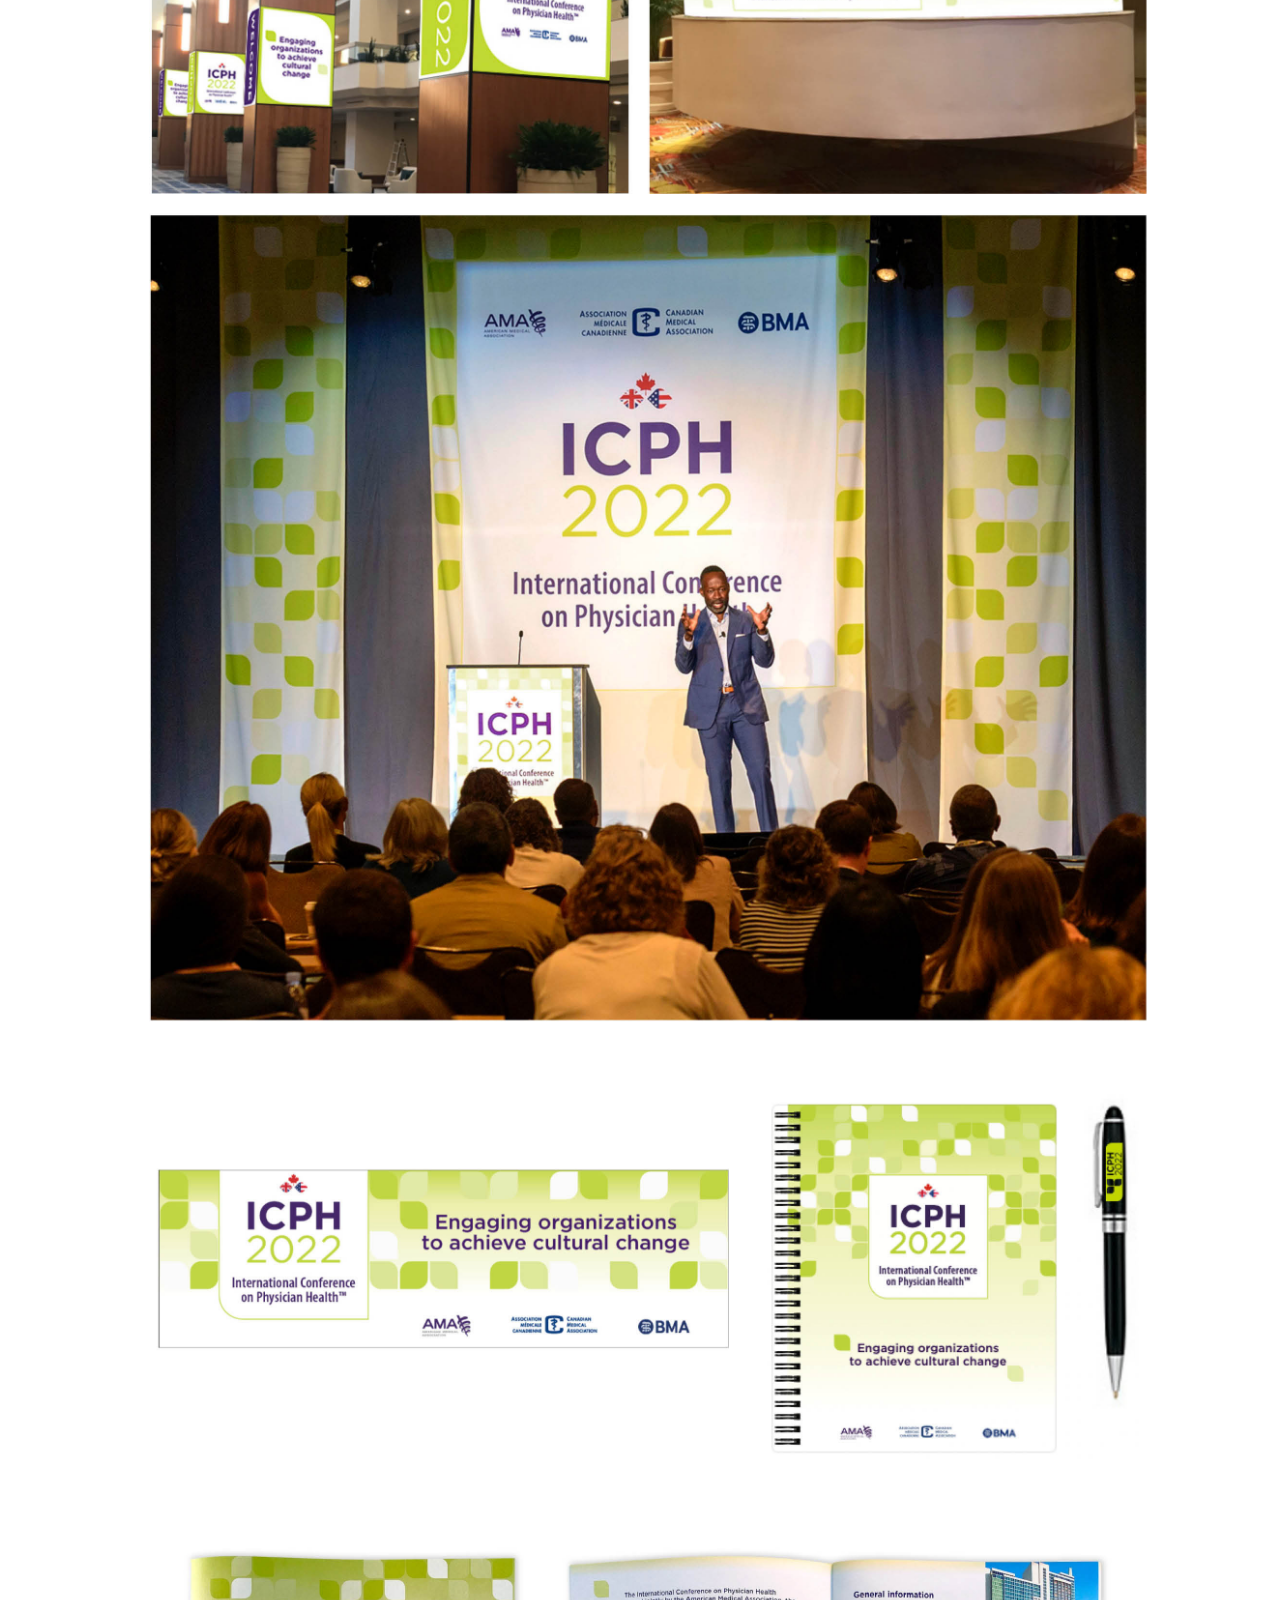
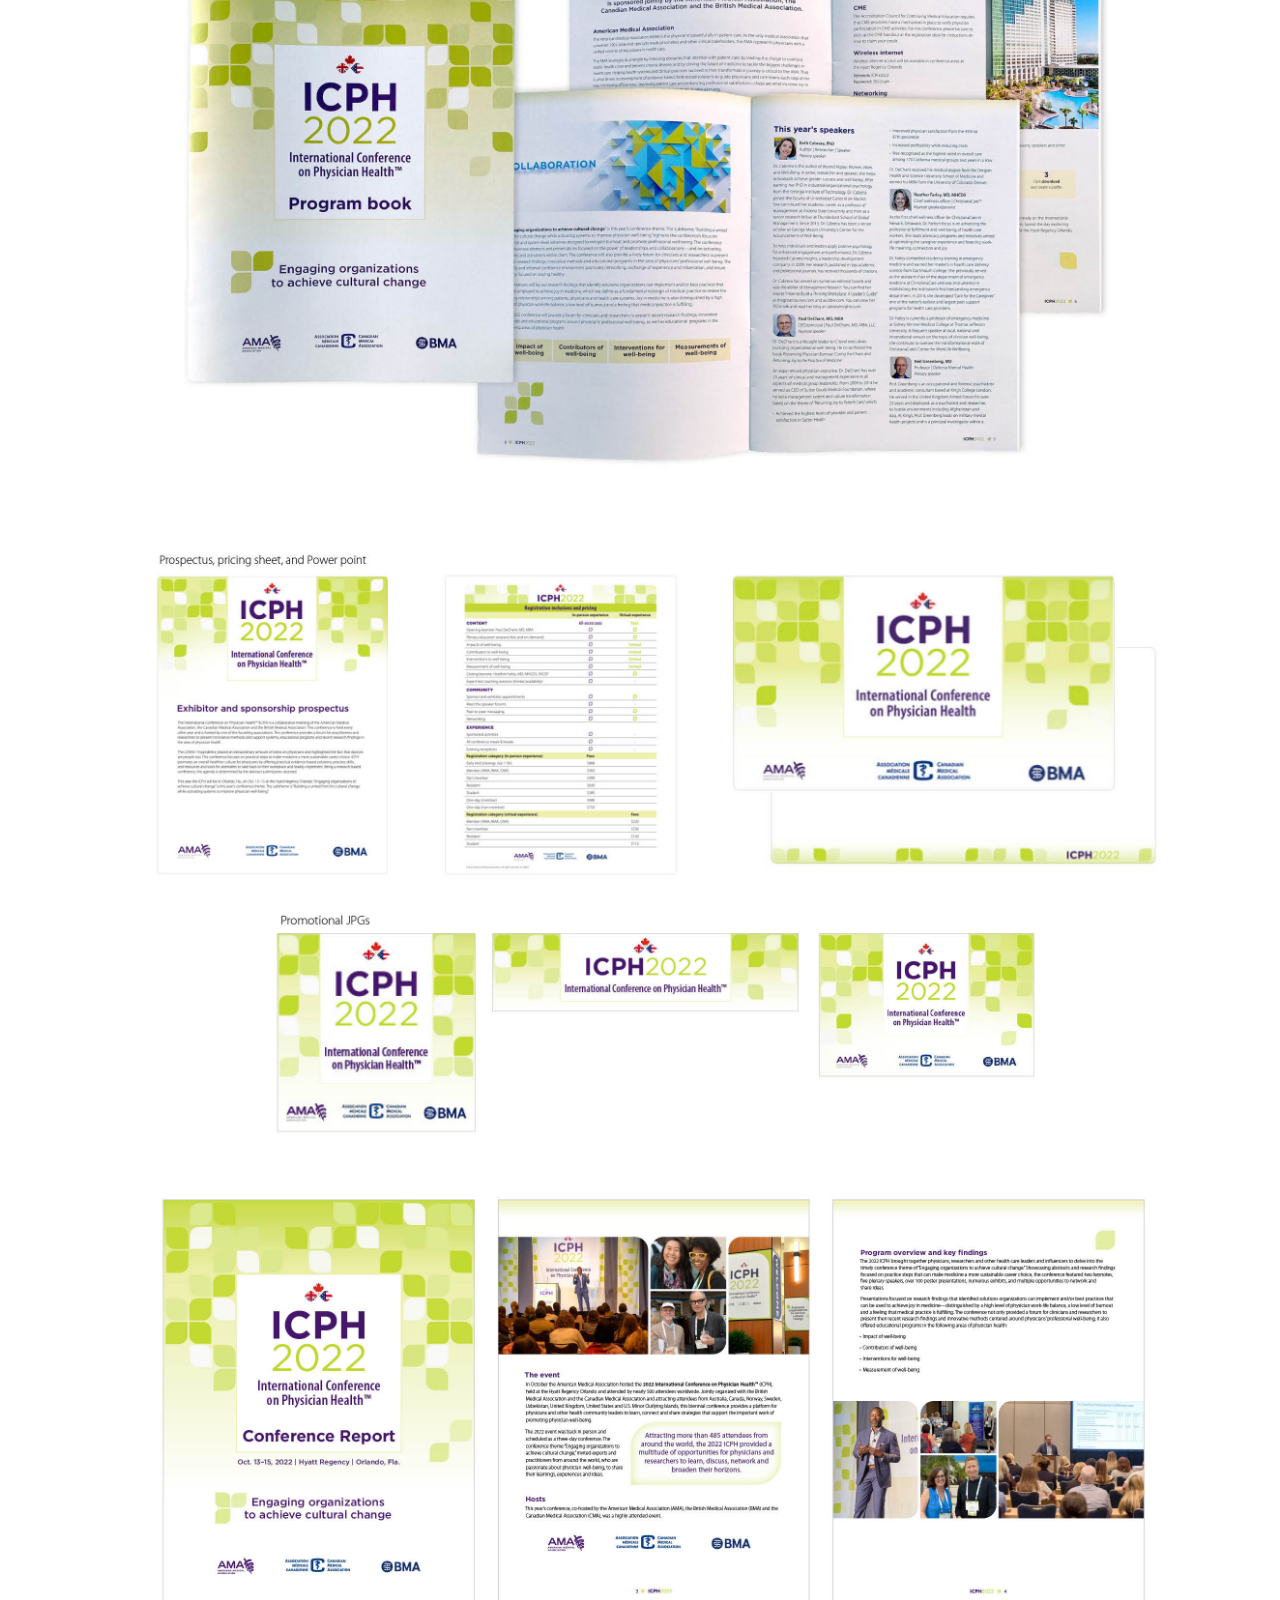
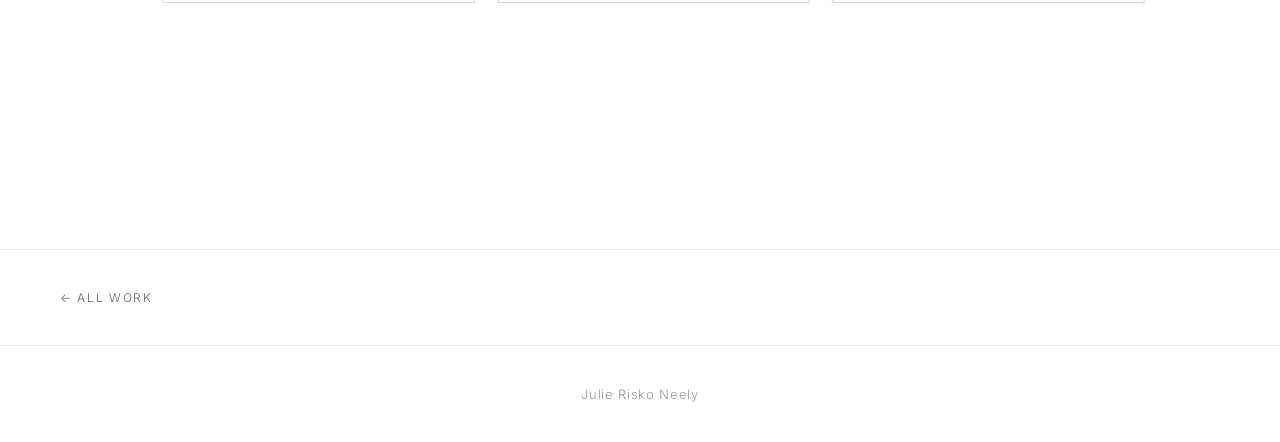
<file: icph.html>
<!DOCTYPE html>
<html lang="en">
<head>
<meta charset="UTF-8">
<meta name="viewport" content="width=device-width, initial-scale=1.0">
<meta name="robots" content="noindex, nofollow">
<title>ICPH 2022 — Julie Risko Neely</title>
<link rel="preconnect" href="https://fonts.googleapis.com">
<link rel="preconnect" href="https://fonts.gstatic.com" crossorigin>
<link href="https://fonts.googleapis.com/css2?family=Inter:wght@100;300;400&family=Source+Serif+4:wght@300;400&display=swap" rel="stylesheet">
<style>
  *, *::before, *::after { margin: 0; padding: 0; box-sizing: border-box; }
  :root { --white: #ffffff; --text: #121212; --muted: #555555; --light: #999; --border: #e8e8e8; }
  body { font-family: 'Inter', sans-serif; font-weight: 300; color: var(--text); background: var(--white); -webkit-font-smoothing: antialiased; }
  nav { position: fixed; top: 0; left: 0; right: 0; z-index: 100; padding: 24px 60px; display: flex; justify-content: space-between; align-items: center; background: rgba(255,255,255,0.97); }
  .nav-name { font-family: 'Inter', sans-serif; font-weight: 300; font-size: 14px; letter-spacing: 0.05em; text-decoration: none; color: var(--text); }
  .nav-links { display: flex; gap: 40px; list-style: none; }
  .nav-links a { font-size: 12px; letter-spacing: 0.2em; text-transform: uppercase; text-decoration: none; color: #666666; transition: color 0.2s; }
  .nav-links a:hover { color: var(--text); }
  .project-header { padding: 120px 60px 48px; max-width: 760px; }
  .back-link { font-size: 12px; letter-spacing: 0.14em; text-transform: uppercase; text-decoration: none; color: #666666; display: inline-block; margin-bottom: 40px; transition: color 0.2s; }
  .back-link:hover { color: var(--text); }
  .project-title { font-family: 'Inter', sans-serif; font-weight: 300; font-size: 36px; line-height: 1.15; color: #121212; margin-bottom: 16px; }
  .project-role { font-family: 'Source Serif 4', serif; font-weight: 400; font-size: 15px; line-height: 24px; color: #555555; margin-bottom: 28px; }
  .project-role-label { font-family: 'Inter', sans-serif; font-weight: 300; font-size: 12px; letter-spacing: 0.2em; text-transform: uppercase; color: #666666; margin-bottom: 6px; display: block; }
  .project-description { font-family: 'Source Serif 4', serif; font-weight: 400; font-size: 16px; line-height: 1.7; color: #555555; border-top: 1px solid var(--border); padding-top: 32px; }
  .project-description p { margin-bottom: 20px; }
  .project-description p:last-child { margin-bottom: 0; }
  .project-images { padding: 48px 60px 100px; }
  .image-block { margin-bottom: 60px; width: 100%; }
  .image-block img { width: 100%; display: block; }
  .project-nav { padding: 40px 60px; border-top: 1px solid var(--border); display: flex; justify-content: space-between; }
  .project-nav a { font-size: 12px; letter-spacing: 0.14em; text-transform: uppercase; text-decoration: none; color: #666666; transition: color 0.2s; }
  .project-nav a:hover { color: var(--text); }
  footer { border-top: 1px solid var(--border); padding: 40px 60px; display: flex; justify-content: center; align-items: center; }
  .footer-name { font-family: 'Inter', sans-serif; font-weight: 300; font-size: 13px; letter-spacing: 0.05em; color: var(--light); text-decoration: none; display: block; text-align: center; width: 100%; }
  @media (max-width: 768px) {
    nav { padding: 20px 24px; }
    .project-header { padding: 100px 24px 20px; }
    .project-images { padding: 16px 24px 80px; }
    .project-nav { padding: 32px 24px; }
    footer { padding: 32px 24px; flex-direction: column; gap: 20px; }
  }
</style>
</head>
<body>
<nav>
  <a href="index.html" class="nav-name">Julie Risko Neely</a>
  <ul class="nav-links">
    <li><a href="index.html">Work</a></li>
    <li><a href="about.html">About</a></li>
  </ul>
</nav>
<div class="project-header">
  <a href="index.html" class="back-link">&larr; All Work</a>
  <h1 class="project-title">International Conference on Physician Health</h1>
  <p class="project-role">
    <span class="project-role-label">My Role</span>
    Sole designer, concept through final production
  </p>
  <div class="project-description">
    <p>The International Conference on Physician Health is a global conference on physician well-being, co-sponsored by the American Medical Association, the British Medical Association and the Canadian Medical Association.</p>
    <p>I came to the project without knowing the conference theme, so I went back to the mission itself. Physician well-being is a serious and often overlooked issue. I wanted the visual language to feel human and restorative rather than clinical or corporate. A leafy organic pattern and a vibrant, welcoming green became the core of the identity, expressing care, growth and vitality. The system was applied across all communication touchpoints, ensuring consistency and a cohesive visual experience throughout.</p>
  </div>
</div>
<div class="project-images">
  <div class="image-block">
    <img src="images/ICPH_Detail_1.jpg" alt="ICPH 2022 conference identity">
  </div>
</div>
<div class="project-nav">
  <a href="index.html">&larr; All Work</a>
</div>
<footer>
  <a href="about.html" class="footer-name">Julie Risko Neely</a>
</footer>
</body>
</html>
</file>
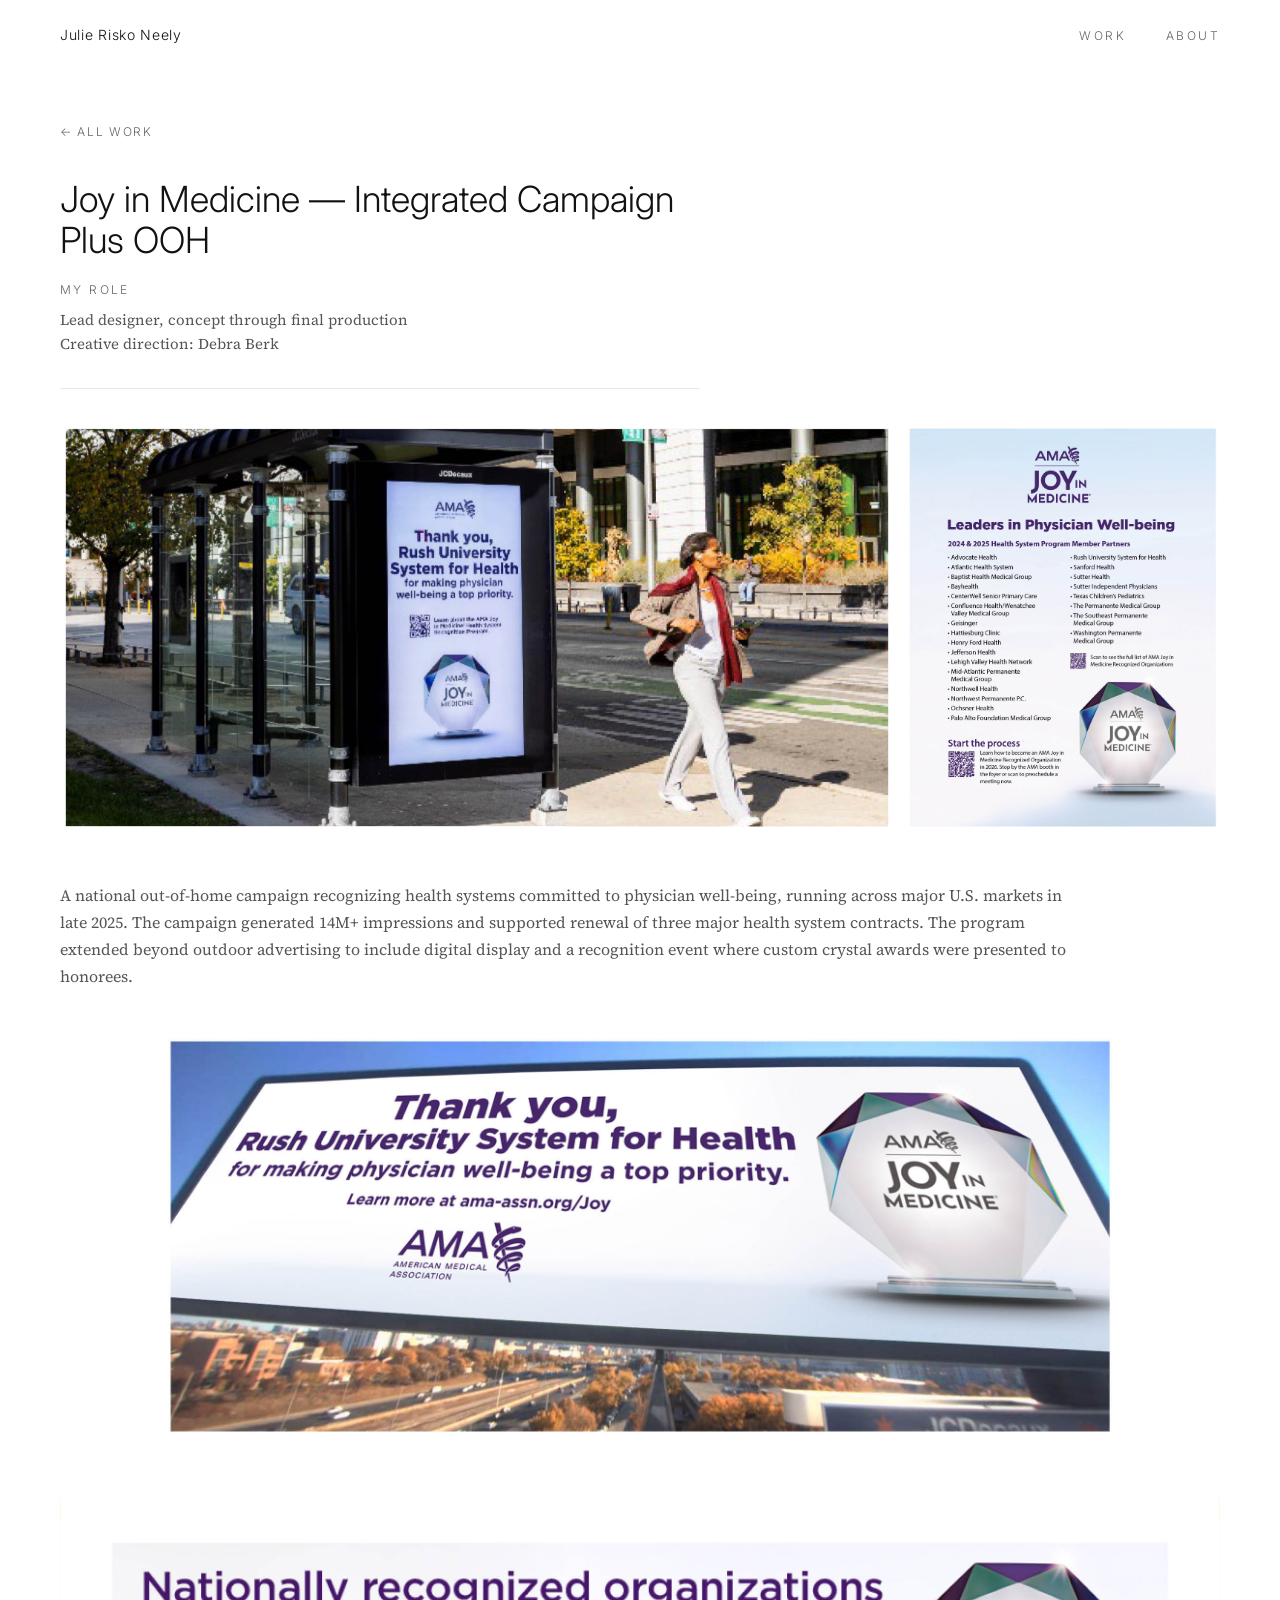
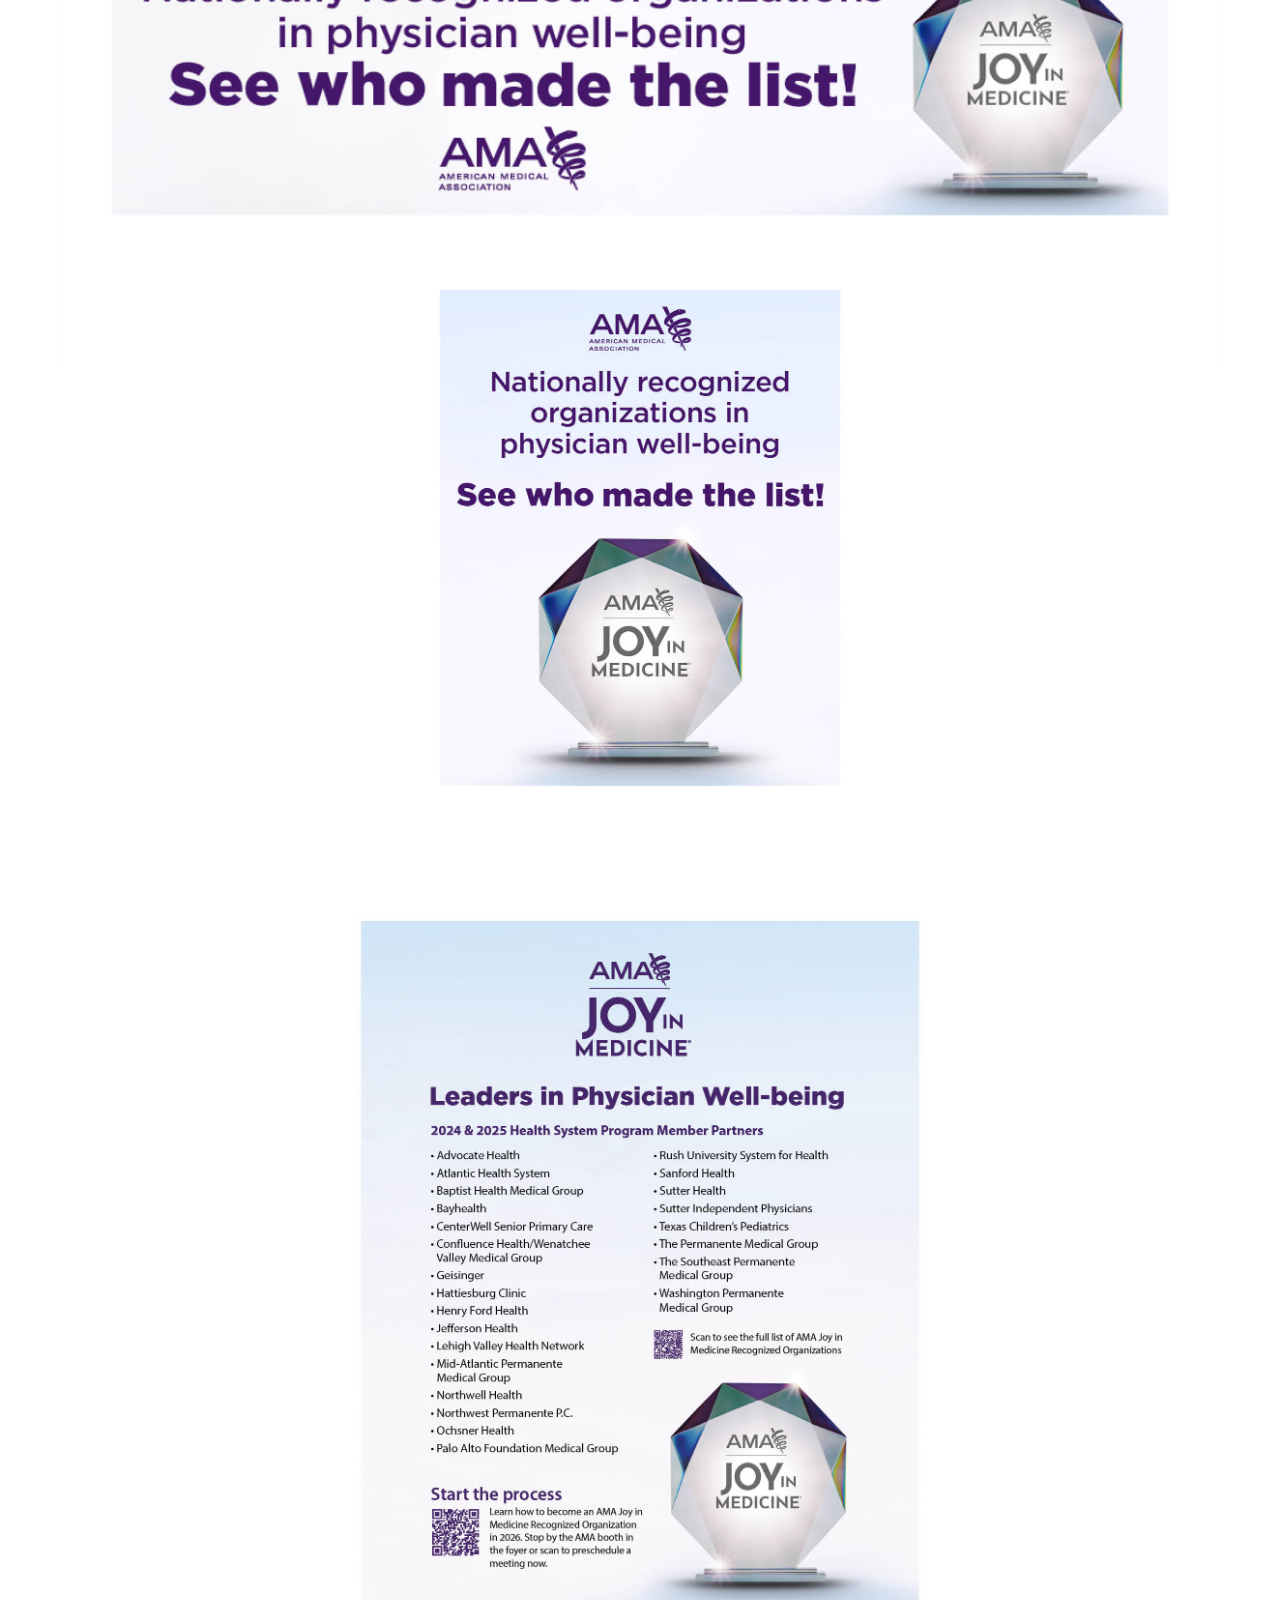
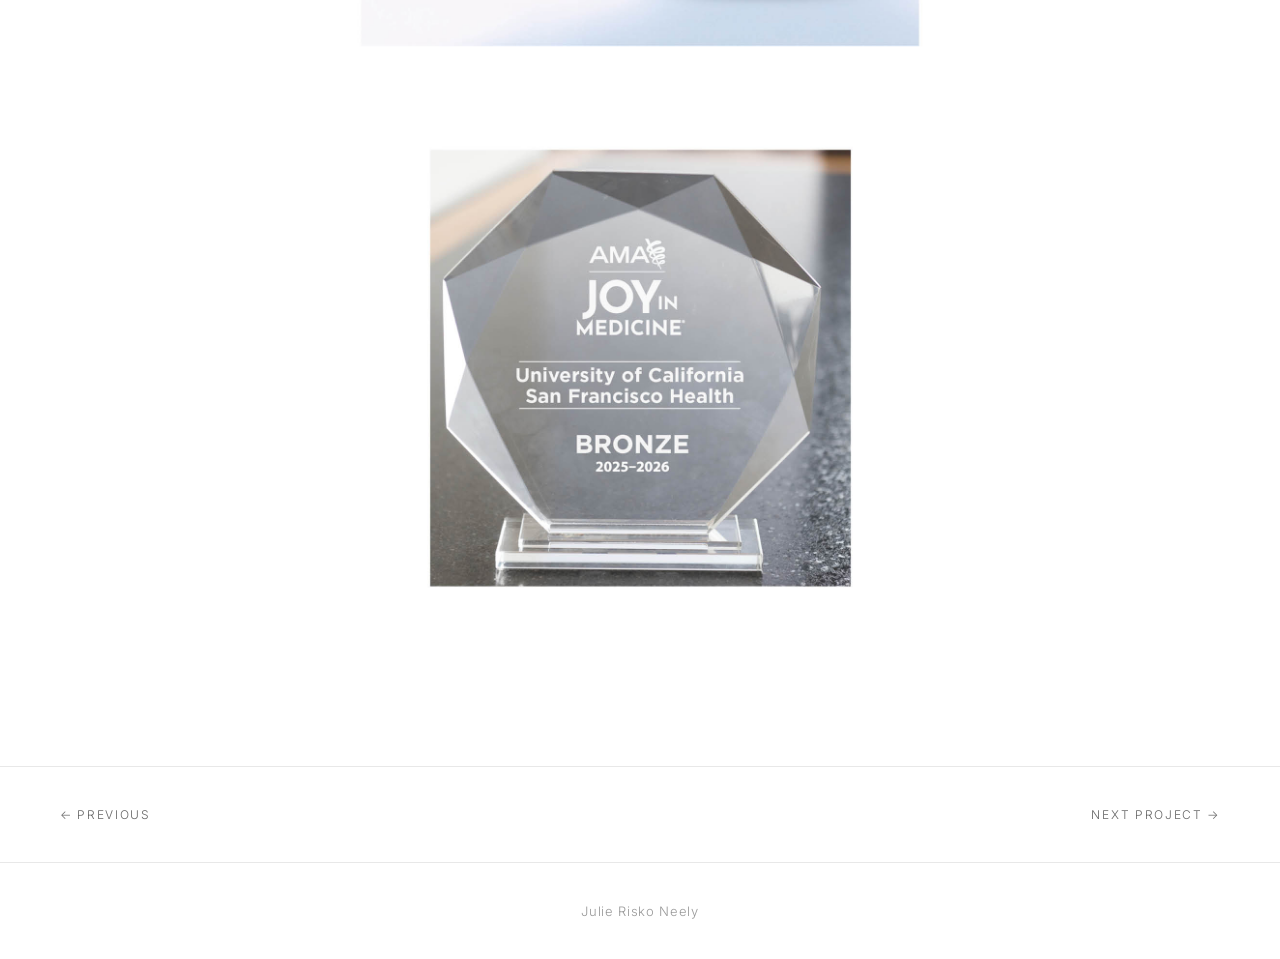
<file: joy.html>
<!DOCTYPE html>
<html lang="en">
<head>
<meta charset="UTF-8">
<meta name="viewport" content="width=device-width, initial-scale=1.0">
<title>Joy in Medicine — Julie Risko Neely</title>
<link rel="preconnect" href="https://fonts.googleapis.com">
<link rel="preconnect" href="https://fonts.gstatic.com" crossorigin>
<link href="https://fonts.googleapis.com/css2?family=Inter:wght@100;300;400&family=Source+Serif+4:wght@300;400&display=swap" rel="stylesheet">
<style>
  *, *::before, *::after { margin: 0; padding: 0; box-sizing: border-box; }
  :root { --white: #ffffff; --text: #121212; --muted: #555555; --light: #999; --border: #e8e8e8; }
  body { font-family: 'Inter', sans-serif; font-weight: 300; color: var(--text); background: var(--white); -webkit-font-smoothing: antialiased; }
  nav { position: fixed; top: 0; left: 0; right: 0; z-index: 100; padding: 24px 60px; display: flex; justify-content: space-between; align-items: center; background: rgba(255,255,255,0.97); }
  .nav-name { font-family: 'Inter', sans-serif; font-weight: 300; font-size: 14px; letter-spacing: 0.05em; text-decoration: none; color: var(--text); }
  .nav-links { display: flex; gap: 40px; list-style: none; }
  .nav-links a { font-size: 12px; letter-spacing: 0.2em; text-transform: uppercase; text-decoration: none; color: #666666; transition: color 0.2s; }
  .nav-links a:hover { color: var(--text); }
  .project-header { padding: 120px 60px 0; max-width: 760px; }
  .back-link { font-size: 12px; letter-spacing: 0.14em; text-transform: uppercase; text-decoration: none; color: #666666; display: inline-block; margin-bottom: 40px; transition: color 0.2s; }
  .back-link:hover { color: var(--text); }
  .project-title { font-family: 'Inter', sans-serif; font-weight: 300; font-size: 36px; line-height: 1.15; color: #121212; margin-bottom: 16px; }
  .project-role { font-family: 'Source Serif 4', serif; font-weight: 400; font-size: 15px; line-height: 24px; color: #555555; margin-bottom: 28px; }
  .project-role-label { font-family: 'Inter', sans-serif; font-weight: 300; font-size: 12px; letter-spacing: 0.2em; text-transform: uppercase; color: #666666; margin-bottom: 6px; display: block; }
  .header-divider { border: none; border-top: 1px solid var(--border); margin: 32px 0 0; }
  .hero-wrap { padding: 32px 60px 0; margin-bottom: 48px; }
  .hero-wrap img { width: 100%; display: block; }
  .description-wrap { padding: 0 60px 48px; max-width: 1130px; }
  .project-description { font-family: 'Source Serif 4', serif; font-weight: 400; font-size: 16px; line-height: 1.7; color: #555555; }
  .project-description p { margin-bottom: 20px; }
  .project-description p:last-child { margin-bottom: 0; }
  .project-images { padding: 0 60px 100px; }
  .image-block { margin-bottom: 60px; width: 100%; }
  .image-block img { width: 100%; display: block; }
  .project-nav { padding: 40px 60px; border-top: 1px solid var(--border); display: flex; justify-content: space-between; }
  .project-nav a { font-size: 12px; letter-spacing: 0.14em; text-transform: uppercase; text-decoration: none; color: #666666; transition: color 0.2s; }
  .project-nav a:hover { color: var(--text); }
  footer { border-top: 1px solid var(--border); padding: 40px 60px; display: flex; justify-content: center; align-items: center; }
  .footer-name { font-family: 'Inter', sans-serif; font-weight: 300; font-size: 13px; letter-spacing: 0.05em; color: var(--light); text-decoration: none; display: block; text-align: center; width: 100%; }
  @media (max-width: 768px) {
    nav { padding: 20px 24px; }
    .project-header { padding: 100px 24px 0; }
    .header-divider { margin: 24px 0 0; }
    .hero-wrap { padding: 24px 24px 0; margin-bottom: 32px; }
    .description-wrap { padding: 0 24px 32px; }
    .project-images { padding: 0 24px 80px; }
    .project-nav { padding: 32px 24px; }
    footer { padding: 32px 24px; flex-direction: column; gap: 20px; }
  }
</style>
</head>
<body>
<nav>
  <a href="index.html" class="nav-name">Julie Risko Neely</a>
  <ul class="nav-links">
    <li><a href="index.html">Work</a></li>
    <li><a href="about.html">About</a></li>
  </ul>
</nav>
<div class="project-header">
  <a href="index.html" class="back-link">&larr; All Work</a>
  <h1 class="project-title">Joy in Medicine — Integrated Campaign Plus OOH</h1>
  <p class="project-role">
    <span class="project-role-label">My Role</span>
    Lead designer, concept through final production<br>
    Creative direction: Debra Berk
  </p>
  <hr class="header-divider">
</div>
<div class="hero-wrap">
  <img src="images/OOH_campaign_hero.jpg" alt="Joy in Medicine campaign hero">
</div>
<div class="description-wrap">
  <div class="project-description">
    <p>A national out-of-home campaign recognizing health systems committed to physician well-being, running across major U.S. markets in late 2025. The campaign generated 14M+ impressions and supported renewal of three major health system contracts. The program extended beyond outdoor advertising to include digital display and a recognition event where custom crystal awards were presented to honorees.</p>
  </div>
</div>
<div class="project-images">
  <div class="image-block">
    <img src="images/OOH_Detail_1.jpg" alt="Joy in Medicine integrated campaign">
  </div>
</div>
<div class="project-nav">
  <a href="branded.html">&larr; Previous</a>
  <a href="advocacy.html">Next Project &rarr;</a>
</div>
<footer>
  <a href="about.html" class="footer-name">Julie Risko Neely</a>
</footer>
</body>
</html>
</file>
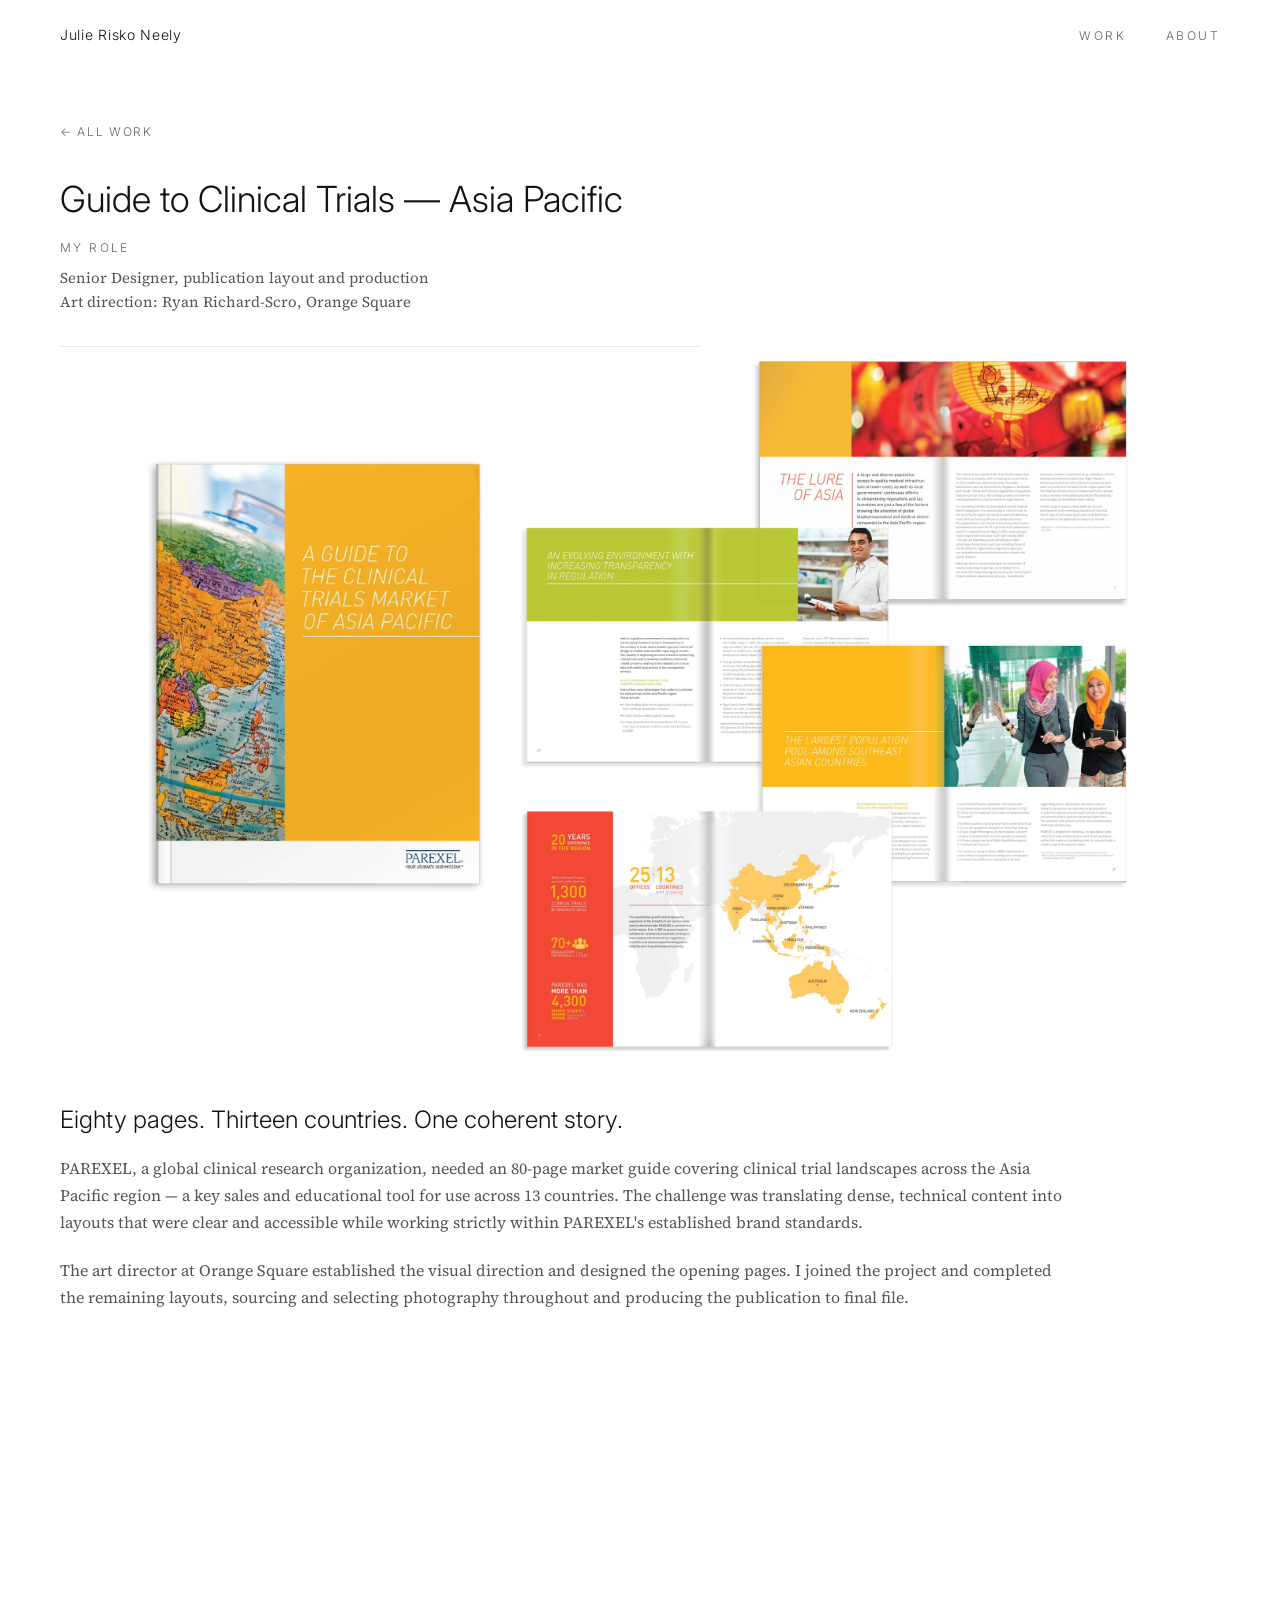
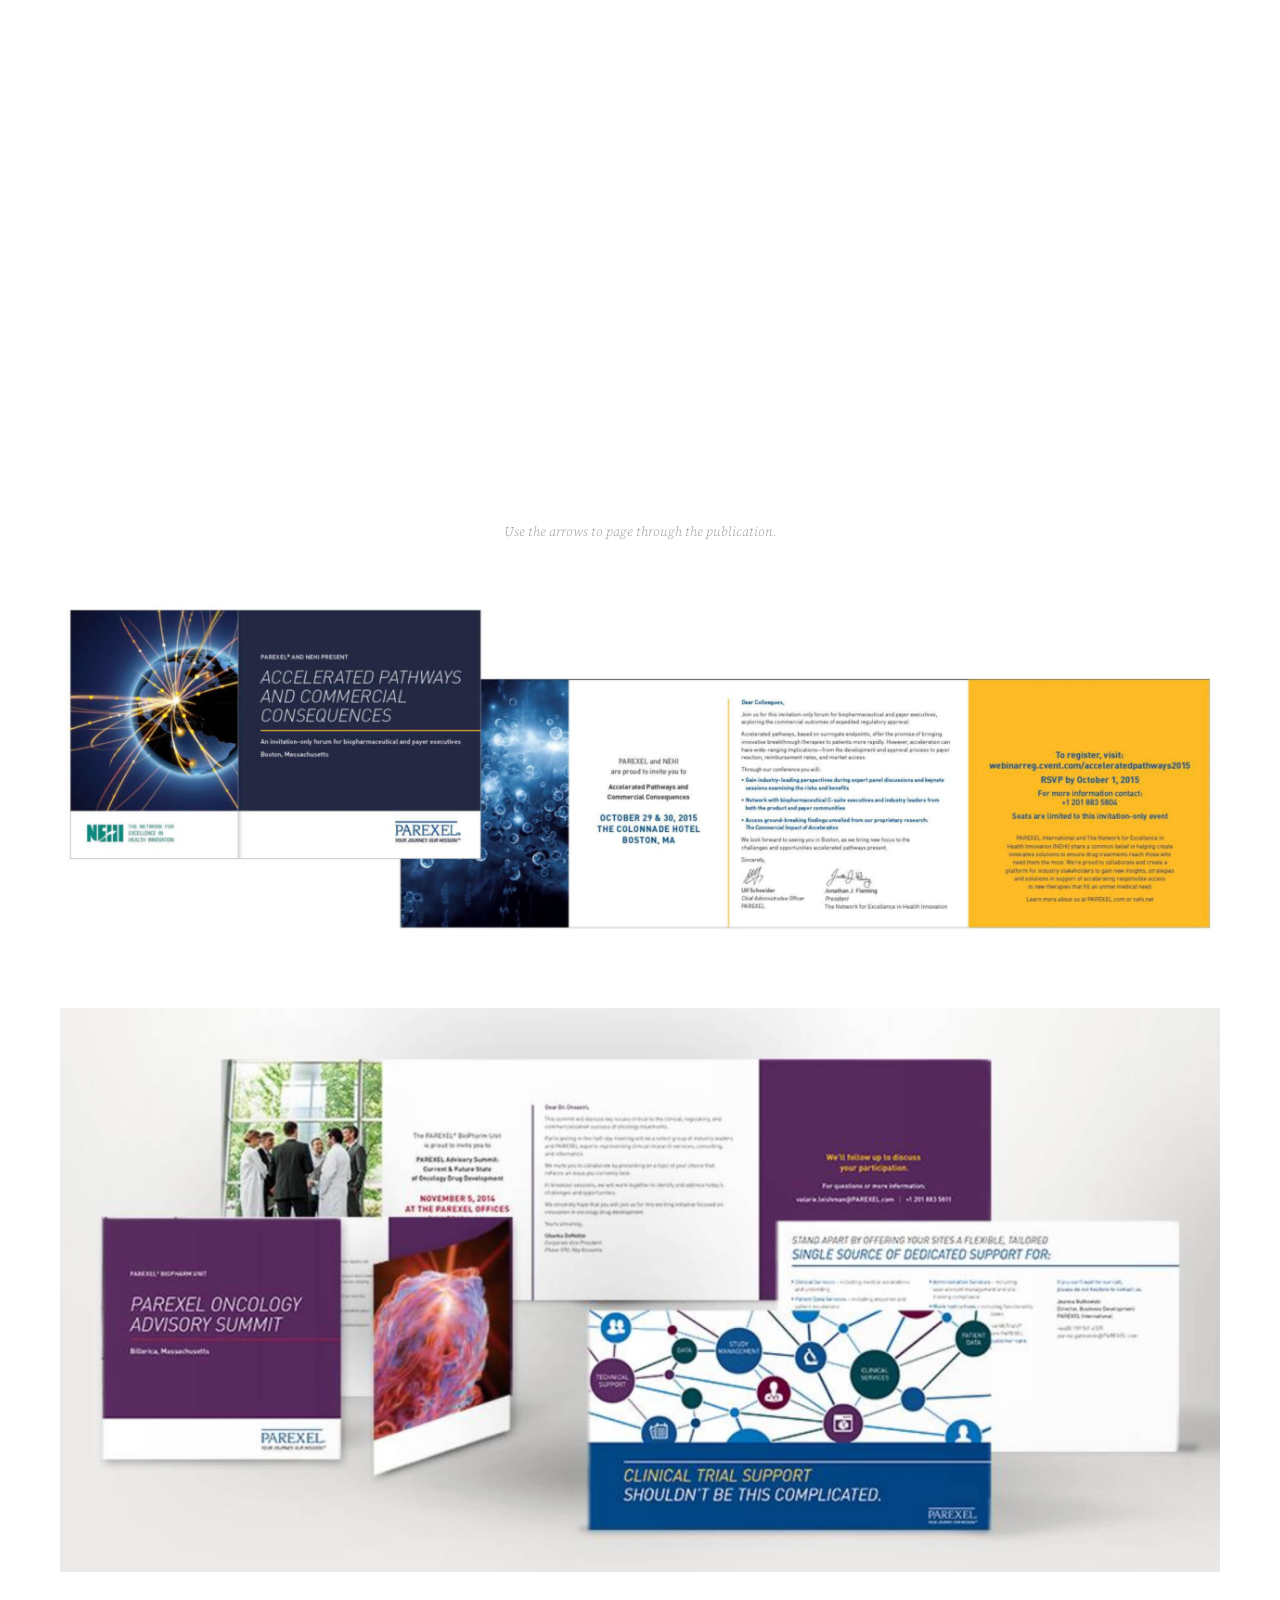
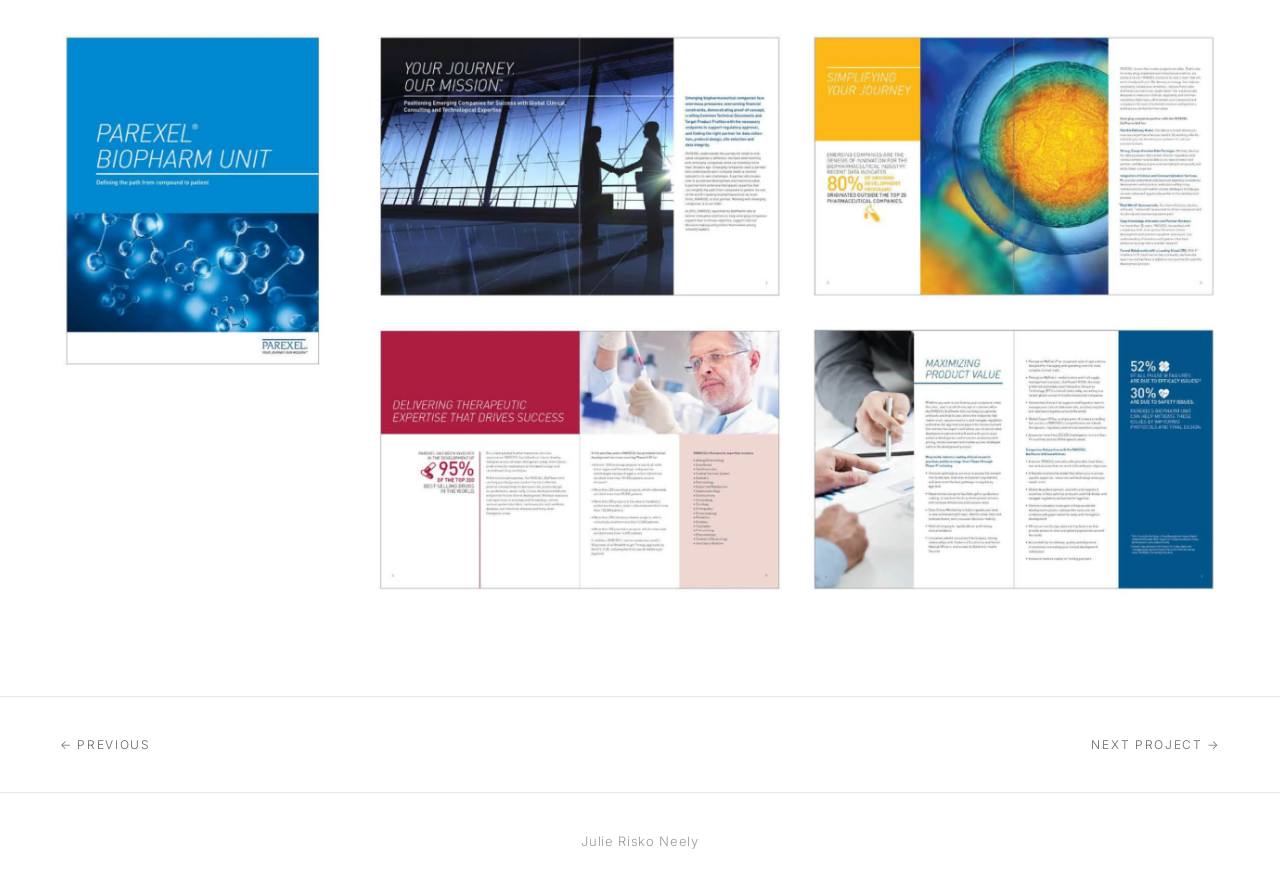
<file: parexel.html>
<!DOCTYPE html>
<html lang="en">
<head>
<meta charset="UTF-8">
<meta name="viewport" content="width=device-width, initial-scale=1.0">
<title>PAREXEL Clinical Trials Guide — Julie Risko Neely</title>
<link rel="preconnect" href="https://fonts.googleapis.com">
<link rel="preconnect" href="https://fonts.gstatic.com" crossorigin>
<link href="https://fonts.googleapis.com/css2?family=Inter:wght@100;300;400&family=Source+Serif+4:wght@300;400&display=swap" rel="stylesheet">
<style>
  *, *::before, *::after { margin: 0; padding: 0; box-sizing: border-box; }
  :root { --white: #ffffff; --text: #121212; --muted: #555555; --light: #999; --border: #e8e8e8; }
  body { font-family: 'Inter', sans-serif; font-weight: 300; color: var(--text); background: var(--white); -webkit-font-smoothing: antialiased; }
  nav { position: fixed; top: 0; left: 0; right: 0; z-index: 100; padding: 24px 60px; display: flex; justify-content: space-between; align-items: center; background: rgba(255,255,255,0.97); }
  .nav-name { font-family: 'Inter', sans-serif; font-weight: 300; font-size: 14px; letter-spacing: 0.05em; text-decoration: none; color: var(--text); }
  .nav-links { display: flex; gap: 40px; list-style: none; }
  .nav-links a { font-size: 12px; letter-spacing: 0.2em; text-transform: uppercase; text-decoration: none; color: #666666; transition: color 0.2s; }
  .nav-links a:hover { color: var(--text); }
  .project-header { padding: 120px 60px 0; max-width: 760px; }
  .back-link { font-size: 12px; letter-spacing: 0.14em; text-transform: uppercase; text-decoration: none; color: #666666; display: inline-block; margin-bottom: 40px; transition: color 0.2s; }
  .back-link:hover { color: var(--text); }
  .project-title { font-family: 'Inter', sans-serif; font-weight: 300; font-size: 36px; line-height: 1.15; color: #121212; margin-bottom: 16px; }
  .project-role { font-family: 'Source Serif 4', serif; font-weight: 400; font-size: 15px; line-height: 24px; color: #555555; margin-bottom: 28px; }
  .project-role-label { font-family: 'Inter', sans-serif; font-weight: 300; font-size: 12px; letter-spacing: 0.2em; text-transform: uppercase; color: #666666; margin-bottom: 6px; display: block; }
  .header-divider { border: none; border-top: 1px solid var(--border); margin: 32px 0 0; }
  .hero-wrap { padding: 10px 60px 0; margin-bottom: 48px; }
  .hero-wrap img { width: 85%; display: block; margin: 0 auto; }
  .description-wrap { padding: 0 60px 48px; max-width: 1130px; }
  .project-description { font-family: 'Source Serif 4', serif; font-weight: 400; font-size: 16px; line-height: 1.7; color: #555555; }
  .project-description p { margin-bottom: 20px; }
  .project-description p:last-child { margin-bottom: 0; }
  .project-tagline { font-family: 'Inter', sans-serif; font-weight: 300; font-size: 24px; line-height: 1.3; color: #121212; margin-bottom: 24px; }
  .flipbook-wrap {
    padding: 48px 60px 60px;
    display: flex;
    flex-direction: column;
    align-items: center;
  }
  .flipbook-container { width: 100%; max-width: 1200px; }
  .flipbook-container iframe { width: 100%; height: 700px; border: none; }
  .flipbook-caption { font-family: 'Source Serif 4', serif; font-size: 13px; color: var(--light); margin-top: 12px; font-style: italic; }
  .project-images { padding: 0 60px 100px; }
  .image-block { margin-bottom: 60px; width: 100%; }
  .image-block:last-child { margin-bottom: 0; }
  .image-block img { width: 100%; display: block; }
  .project-nav { padding: 40px 60px; border-top: 1px solid var(--border); display: flex; justify-content: space-between; }
  .project-nav a { font-size: 12px; letter-spacing: 0.14em; text-transform: uppercase; text-decoration: none; color: #666666; transition: color 0.2s; }
  .project-nav a:hover { color: var(--text); }
  footer { border-top: 1px solid var(--border); padding: 40px 60px; display: flex; justify-content: center; align-items: center; }
  .footer-name { font-family: 'Inter', sans-serif; font-weight: 300; font-size: 13px; letter-spacing: 0.05em; color: var(--light); text-decoration: none; display: block; text-align: center; width: 100%; }
  @media (max-width: 768px) {
    nav { padding: 20px 24px; }
    .project-header { padding: 100px 24px 0; }
    .header-divider { margin: 24px 0 0; }
    .hero-wrap { padding: 8px 24px 0; margin-bottom: 32px; }
    .description-wrap { padding: 0 24px 32px; }
    .flipbook-wrap { padding: 32px 24px 48px; }
    .flipbook-container iframe { height: 300px; }
    .project-images { padding: 0 24px 80px; }
    .project-nav { padding: 32px 24px; }
    footer { padding: 32px 24px; flex-direction: column; gap: 20px; }
  }
</style>
</head>
<body>
<nav>
  <a href="index.html" class="nav-name">Julie Risko Neely</a>
  <ul class="nav-links">
    <li><a href="index.html">Work</a></li>
    <li><a href="about.html">About</a></li>
  </ul>
</nav>
<div class="project-header">
  <a href="index.html" class="back-link">&larr; All Work</a>
  <h1 class="project-title">Guide to Clinical Trials &mdash; Asia Pacific</h1>
  <p class="project-role">
    <span class="project-role-label">My Role</span>
    Senior Designer, publication layout and production<br>
    Art direction: Ryan Richard-Scro, Orange Square
  </p>
  <hr class="header-divider">
</div>
<div class="hero-wrap">
  <img src="images/PAREXEL_hero_2.jpg" alt="PAREXEL Clinical Trial Guide hero">
</div>
<div class="description-wrap">
  <div class="project-description">
    <p class="project-tagline">Eighty pages. Thirteen countries. One coherent story.</p>
    <p>PAREXEL, a global clinical research organization, needed an 80-page market guide covering clinical trial landscapes across the Asia Pacific region — a key sales and educational tool for use across 13 countries. The challenge was translating dense, technical content into layouts that were clear and accessible while working strictly within PAREXEL's established brand standards.</p>
    <p>The art director at Orange Square established the visual direction and designed the opening pages. I joined the project and completed the remaining layouts, sourcing and selecting photography throughout and producing the publication to final file.</p>
  </div>
</div>
<div class="flipbook-wrap">
  <div class="flipbook-container">
    <iframe src="https://online.fliphtml5.com/takml/pomq/" scrolling="no" allowfullscreen="true" sandbox="allow-same-origin allow-scripts allow-pointer-lock allow-forms allow-popups allow-popups-to-escape-sandbox"></iframe>
  </div>
  <p class="flipbook-caption">Use the arrows to page through the publication.</p>
</div>
<div class="project-images">
  <div class="image-block">
    <img src="images/Parexel_Detail_1.jpg" alt="PAREXEL Clinical Trial Guide detail 1">
  </div>
  <div class="image-block">
    <img src="images/Parexel_Detail_2.jpg" alt="PAREXEL Clinical Trial Guide detail 2">
  </div>
  <div class="image-block">
    <img src="images/Parexel_Detail_3.jpg" alt="PAREXEL Clinical Trial Guide detail 3">
  </div>
</div>
<div class="project-nav">
  <a href="acph.html">&larr; Previous</a>
  <a href="branded.html">Next Project &rarr;</a>
</div>
<footer>
  <a href="about.html" class="footer-name">Julie Risko Neely</a>
</footer>
</body>
</html>
</file>
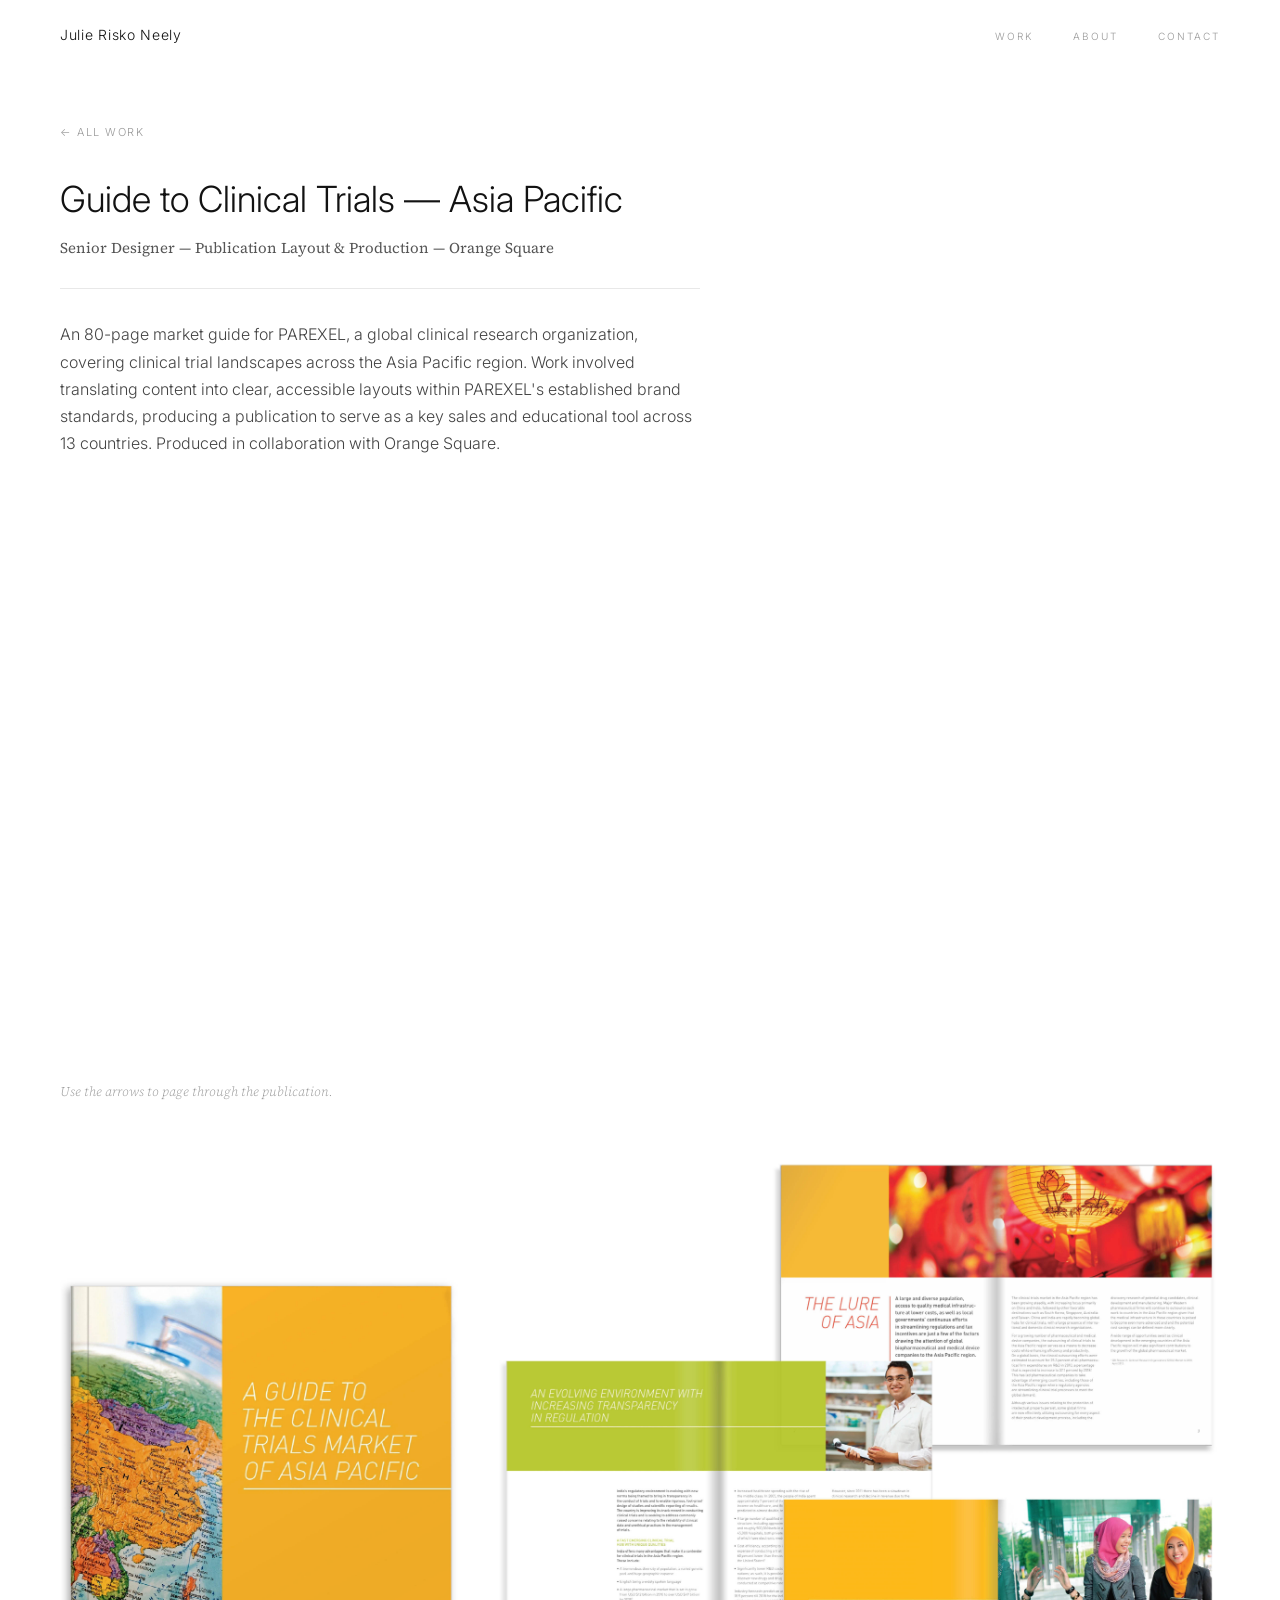
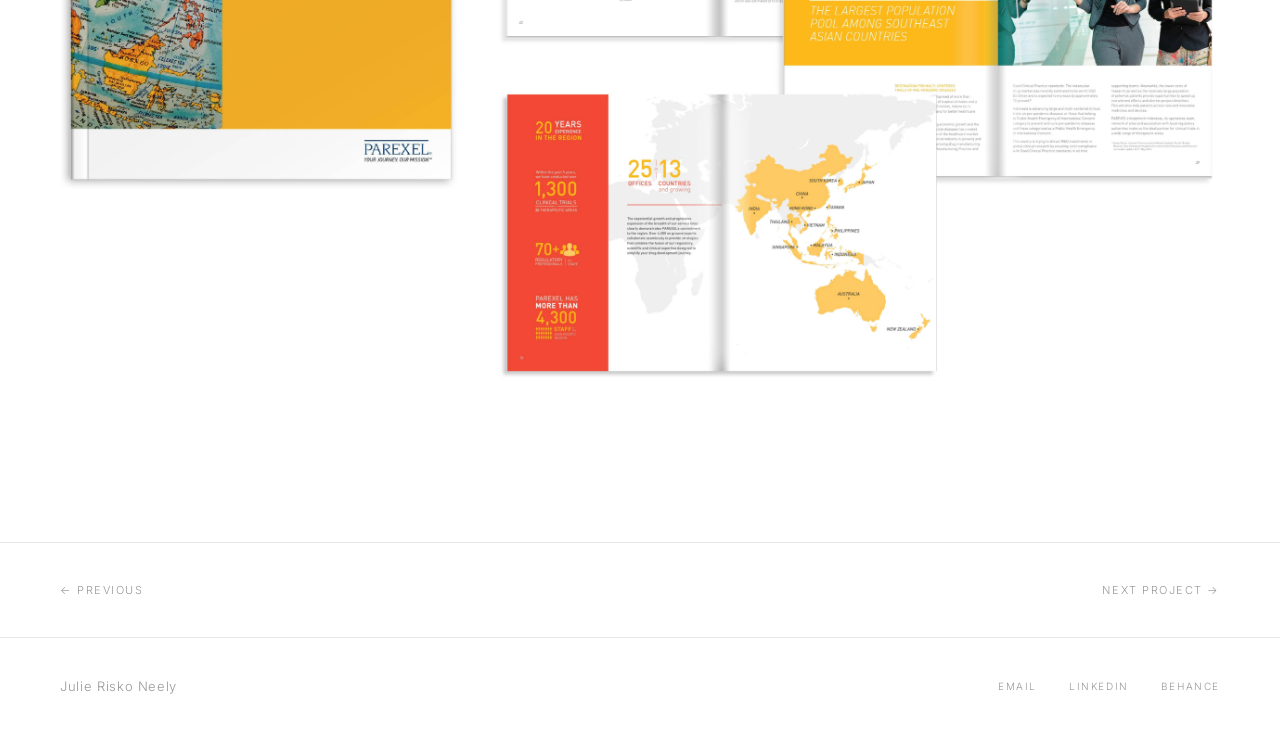
<file: parexel_1.html>
<!DOCTYPE html>
<html lang="en">
<head>
<meta charset="UTF-8">
<meta name="viewport" content="width=device-width, initial-scale=1.0">
<title>PAREXEL Clinical Trials Guide — Julie Risko Neely</title>
<link rel="preconnect" href="https://fonts.googleapis.com">
<link rel="preconnect" href="https://fonts.gstatic.com" crossorigin>
<link href="https://fonts.googleapis.com/css2?family=Inter:wght@100;300;400&family=Source+Serif+4:wght@300;400&display=swap" rel="stylesheet">
<style>
  *, *::before, *::after { margin: 0; padding: 0; box-sizing: border-box; }
  :root { --white: #ffffff; --text: #121212; --muted: #555555; --light: #999; --border: #e8e8e8; }
  body { font-family: 'Inter', sans-serif; font-weight: 300; color: var(--text); background: var(--white); -webkit-font-smoothing: antialiased; }

  nav { position: fixed; top: 0; left: 0; right: 0; z-index: 100; padding: 24px 60px; display: flex; justify-content: space-between; align-items: center; background: rgba(255,255,255,0.97); }
  .nav-name { font-family: 'Inter', sans-serif; font-weight: 300; font-size: 14px; letter-spacing: 0.05em; text-decoration: none; color: var(--text); }
  .nav-links { display: flex; gap: 40px; list-style: none; }
  .nav-links a { font-size: 10px; letter-spacing: 0.2em; text-transform: uppercase; text-decoration: none; color: var(--light); transition: color 0.2s; }
  .nav-links a:hover { color: var(--text); }

  .project-header { padding: 120px 60px 48px; max-width: 760px; }
  .back-link { font-size: 11px; letter-spacing: 0.14em; text-transform: uppercase; text-decoration: none; color: var(--light); display: inline-block; margin-bottom: 40px; transition: color 0.2s; }
  .back-link:hover { color: var(--text); }

  .project-title {
    font-family: 'Inter', sans-serif;
    font-weight: 300;
    font-size: 36px;
    line-height: 1.15;
    color: #121212;
    margin-bottom: 16px;
  }
  .project-role {
    font-family: 'Source Serif 4', serif;
    font-weight: 400;
    font-size: 15px;
    line-height: 24px;
    color: #555555;
    margin-bottom: 28px;
  }
  .project-description {
    font-family: 'Inter', sans-serif;
    font-weight: 300;
    font-size: 16px;
    line-height: 1.7;
    color: #444;
    border-top: 1px solid var(--border);
    padding-top: 32px;
  }

  /* Flipbook */
  .flipbook-wrap {
    padding: 48px 60px 60px;
  }
  .flipbook-container {
    width: 100%;
    max-width: 900px;
  }
  .flipbook-container iframe {
    width: 100%;
    height: 514px;
    border: none;
  }
  .flipbook-caption {
    font-family: 'Source Serif 4', serif;
    font-size: 13px;
    color: var(--light);
    margin-top: 12px;
    font-style: italic;
  }

  .project-images { padding: 0 60px 100px; }
  .image-block { margin-bottom: 60px; width: 100%; }
  .image-block img { width: 100%; display: block; }

  .project-nav { padding: 40px 60px; border-top: 1px solid var(--border); display: flex; justify-content: space-between; }
  .project-nav a { font-size: 11px; letter-spacing: 0.14em; text-transform: uppercase; text-decoration: none; color: var(--light); transition: color 0.2s; }
  .project-nav a:hover { color: var(--text); }

  footer { border-top: 1px solid var(--border); padding: 40px 60px; display: flex; justify-content: space-between; align-items: center; }
  .footer-name { font-family: 'Inter', sans-serif; font-weight: 300; font-size: 13px; letter-spacing: 0.05em; color: var(--light); }
  .footer-links { display: flex; gap: 32px; }
  .footer-links a { font-size: 10px; letter-spacing: 0.16em; text-transform: uppercase; text-decoration: none; color: var(--light); transition: color 0.2s; }
  .footer-links a:hover { color: var(--text); }

  @media (max-width: 768px) {
    nav { padding: 20px 24px; }
    .project-header { padding: 100px 24px 40px; }
    .flipbook-wrap { padding: 32px 24px 48px; }
    .flipbook-container iframe { height: 300px; }
    .project-images { padding: 0 24px 80px; }
    .project-nav { padding: 32px 24px; }
    footer { padding: 32px 24px; flex-direction: column; gap: 20px; }
  }
</style>
</head>
<body>

<nav>
  <a href="index.html" class="nav-name">Julie Risko Neely</a>
  <ul class="nav-links">
    <li><a href="index.html">Work</a></li>
    <li><a href="about.html">About</a></li>
    <li><a href="mailto:riskoneely@gmail.com">Contact</a></li>
  </ul>
</nav>

<div class="project-header">
  <a href="index.html" class="back-link">&larr; All Work</a>
  <h1 class="project-title">Guide to Clinical Trials — Asia Pacific</h1>
  <p class="project-role">Senior Designer &mdash; Publication Layout &amp; Production &mdash; Orange Square</p>
  <p class="project-description">An 80-page market guide for PAREXEL, a global clinical research organization, covering clinical trial landscapes across the Asia Pacific region. Work involved translating content into clear, accessible layouts within PAREXEL's established brand standards, producing a publication to serve as a key sales and educational tool across 13 countries. Produced in collaboration with Orange Square.</p>
</div>

<div class="flipbook-wrap">
  <div class="flipbook-container">
    <iframe src="https://online.fliphtml5.com/takml/pomq/" scrolling="no" allowfullscreen="true" sandbox="allow-same-origin allow-scripts allow-pointer-lock allow-forms allow-popups allow-popups-to-escape-sandbox"></iframe>
  </div>
  <p class="flipbook-caption">Use the arrows to page through the publication.</p>
</div>

<div class="project-images">
  <div class="image-block">
    <img src="images/PAREXEL_hero_2.jpg" alt="PAREXEL clinical trials guide spreads">
  </div>
</div>

<div class="project-nav">
  <a href="joy.html">&larr; Previous</a>
  <a href="publications.html">Next Project &rarr;</a>
</div>

<footer>
  <span class="footer-name">Julie Risko Neely</span>
  <div class="footer-links">
    <a href="mailto:riskoneely@gmail.com">Email</a>
    <a href="https://linkedin.com/in/julieriskoneely" target="_blank">LinkedIn</a>
    <a href="https://behance.net/julieriskoneely" target="_blank">Behance</a>
  </div>
</footer>

</body>
</html>
</file>
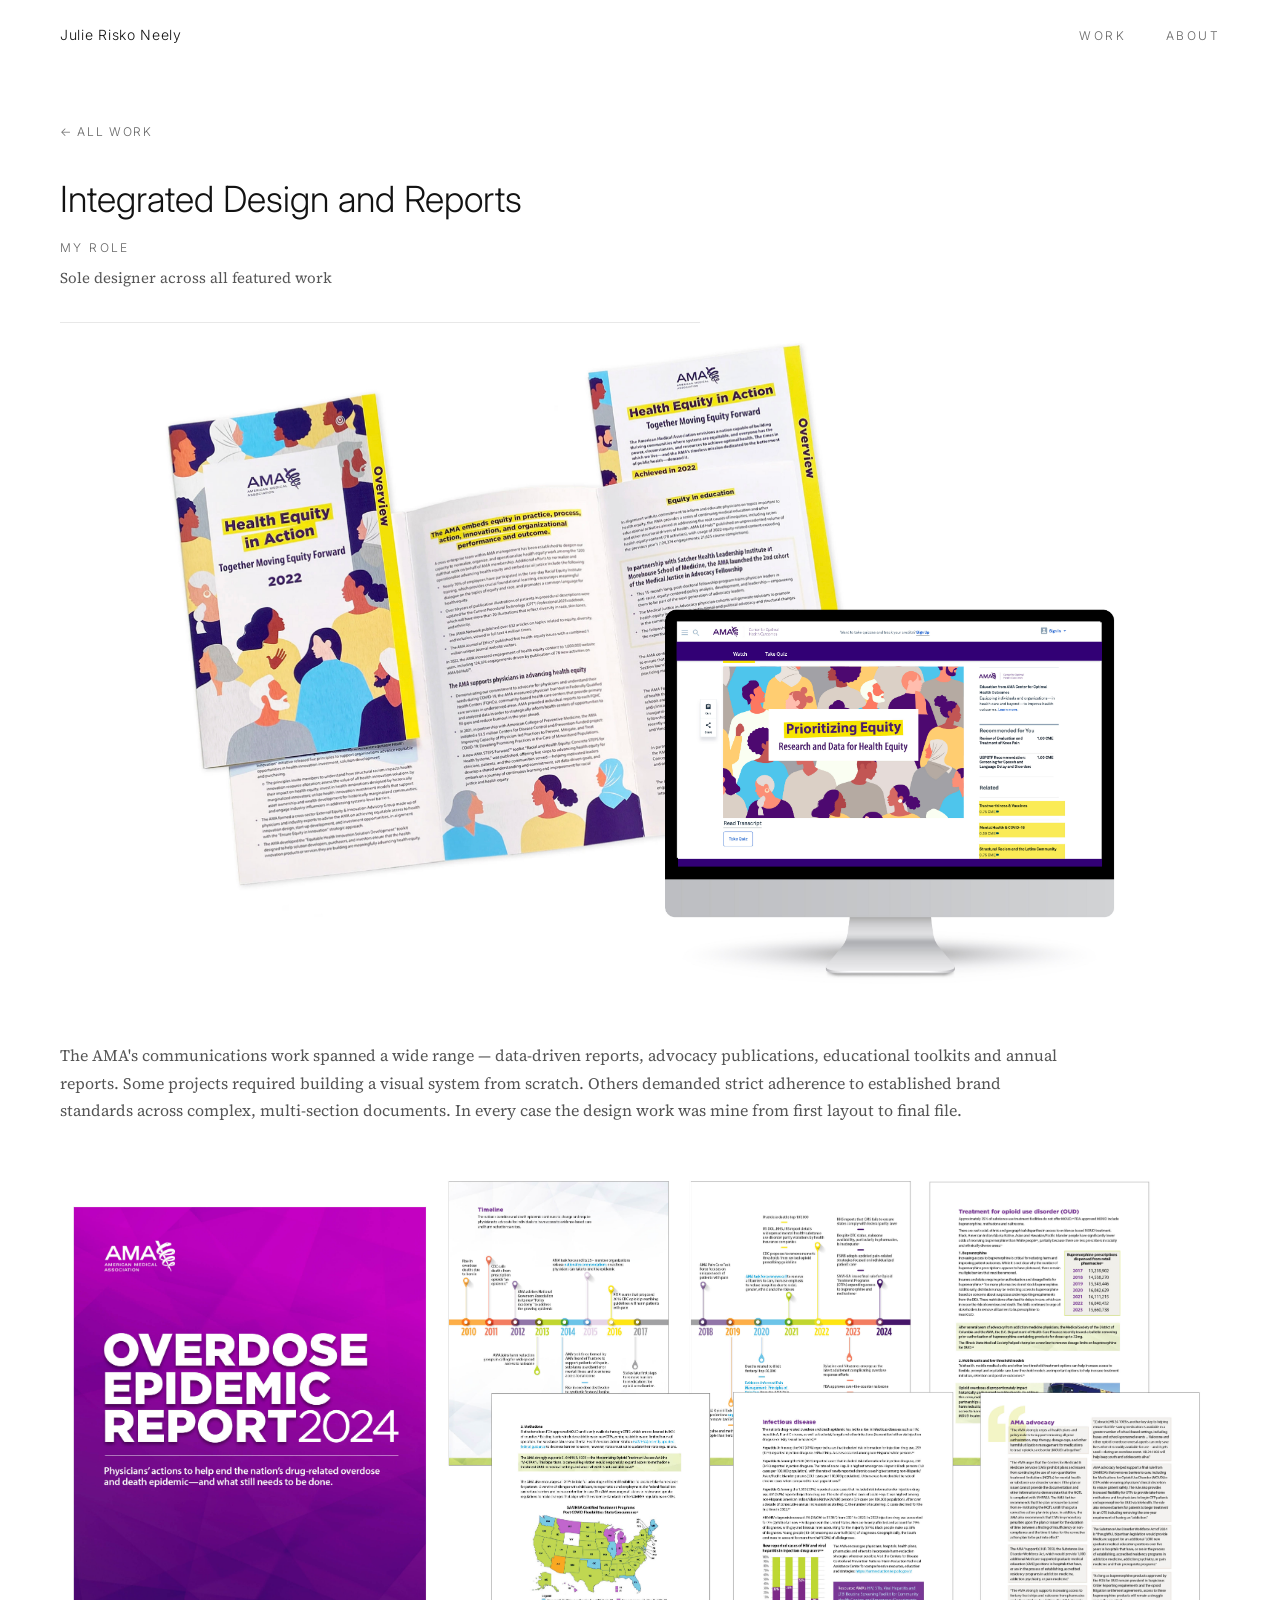
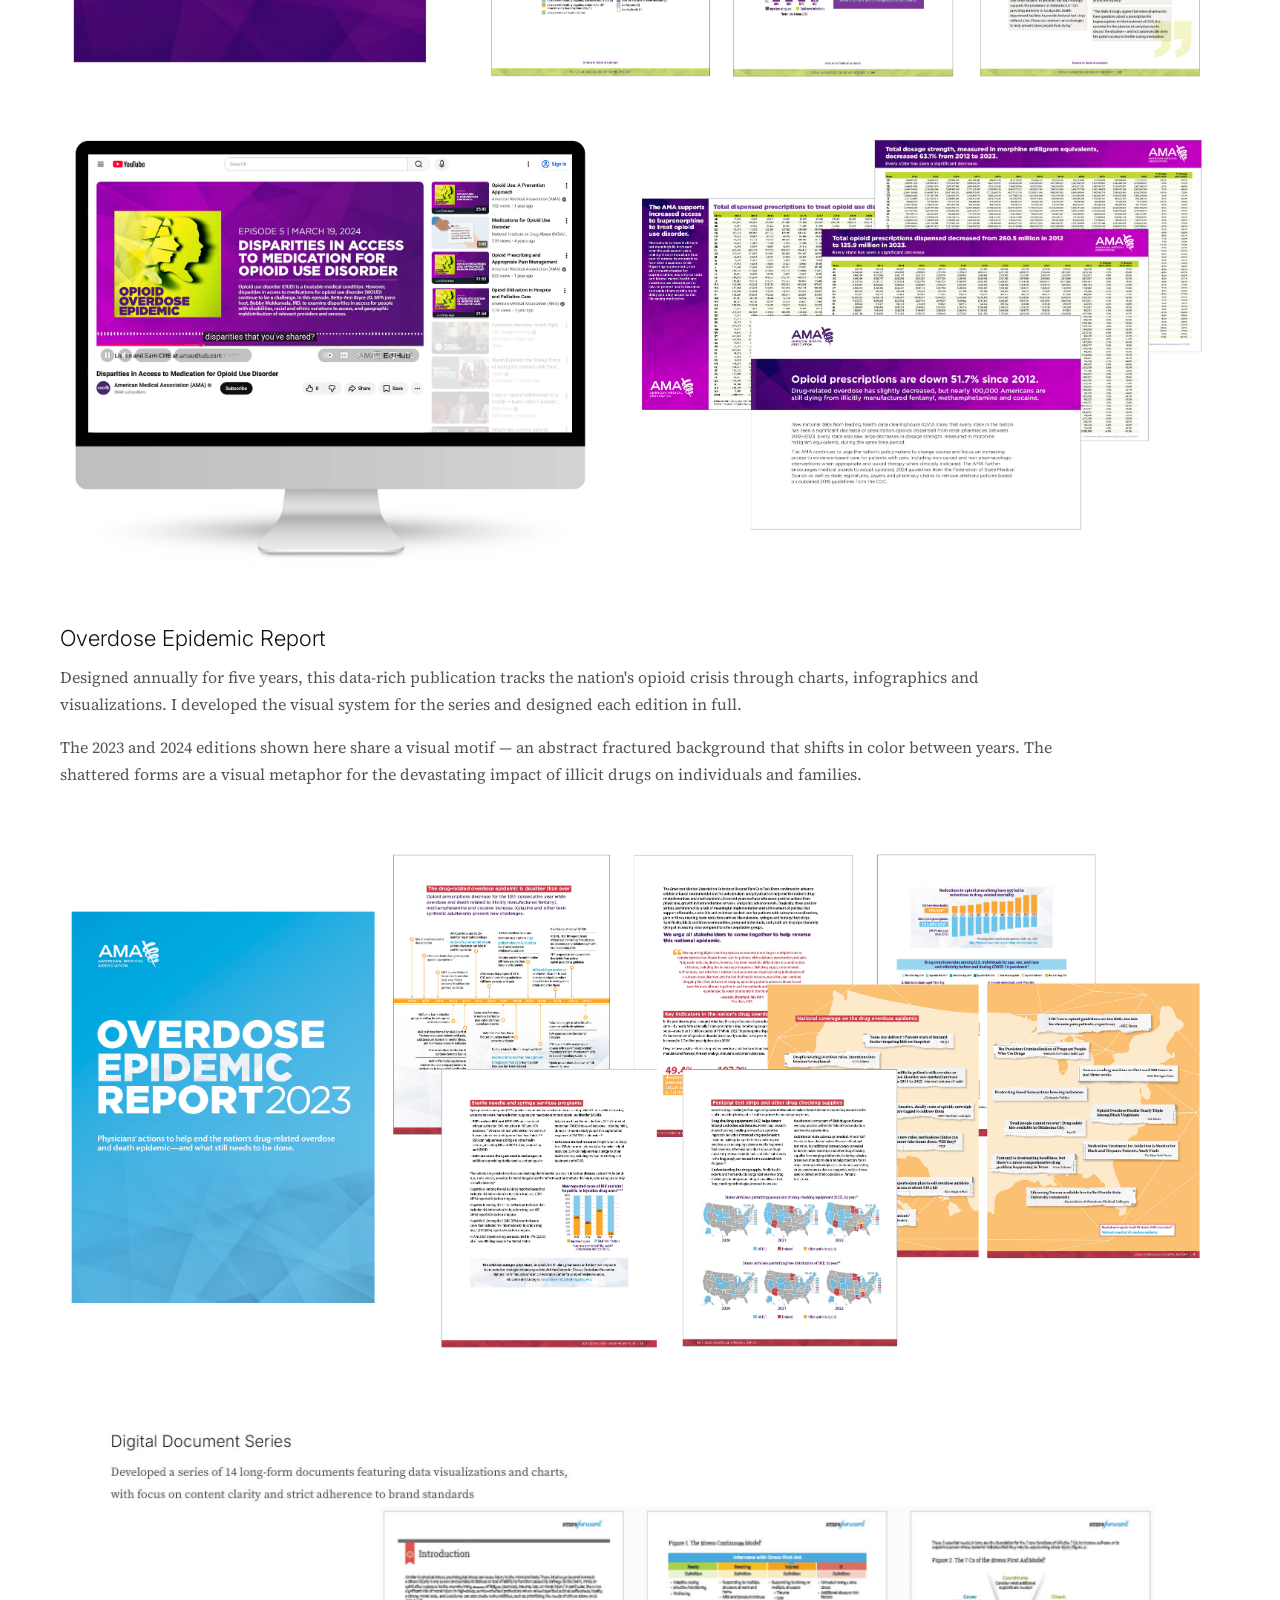
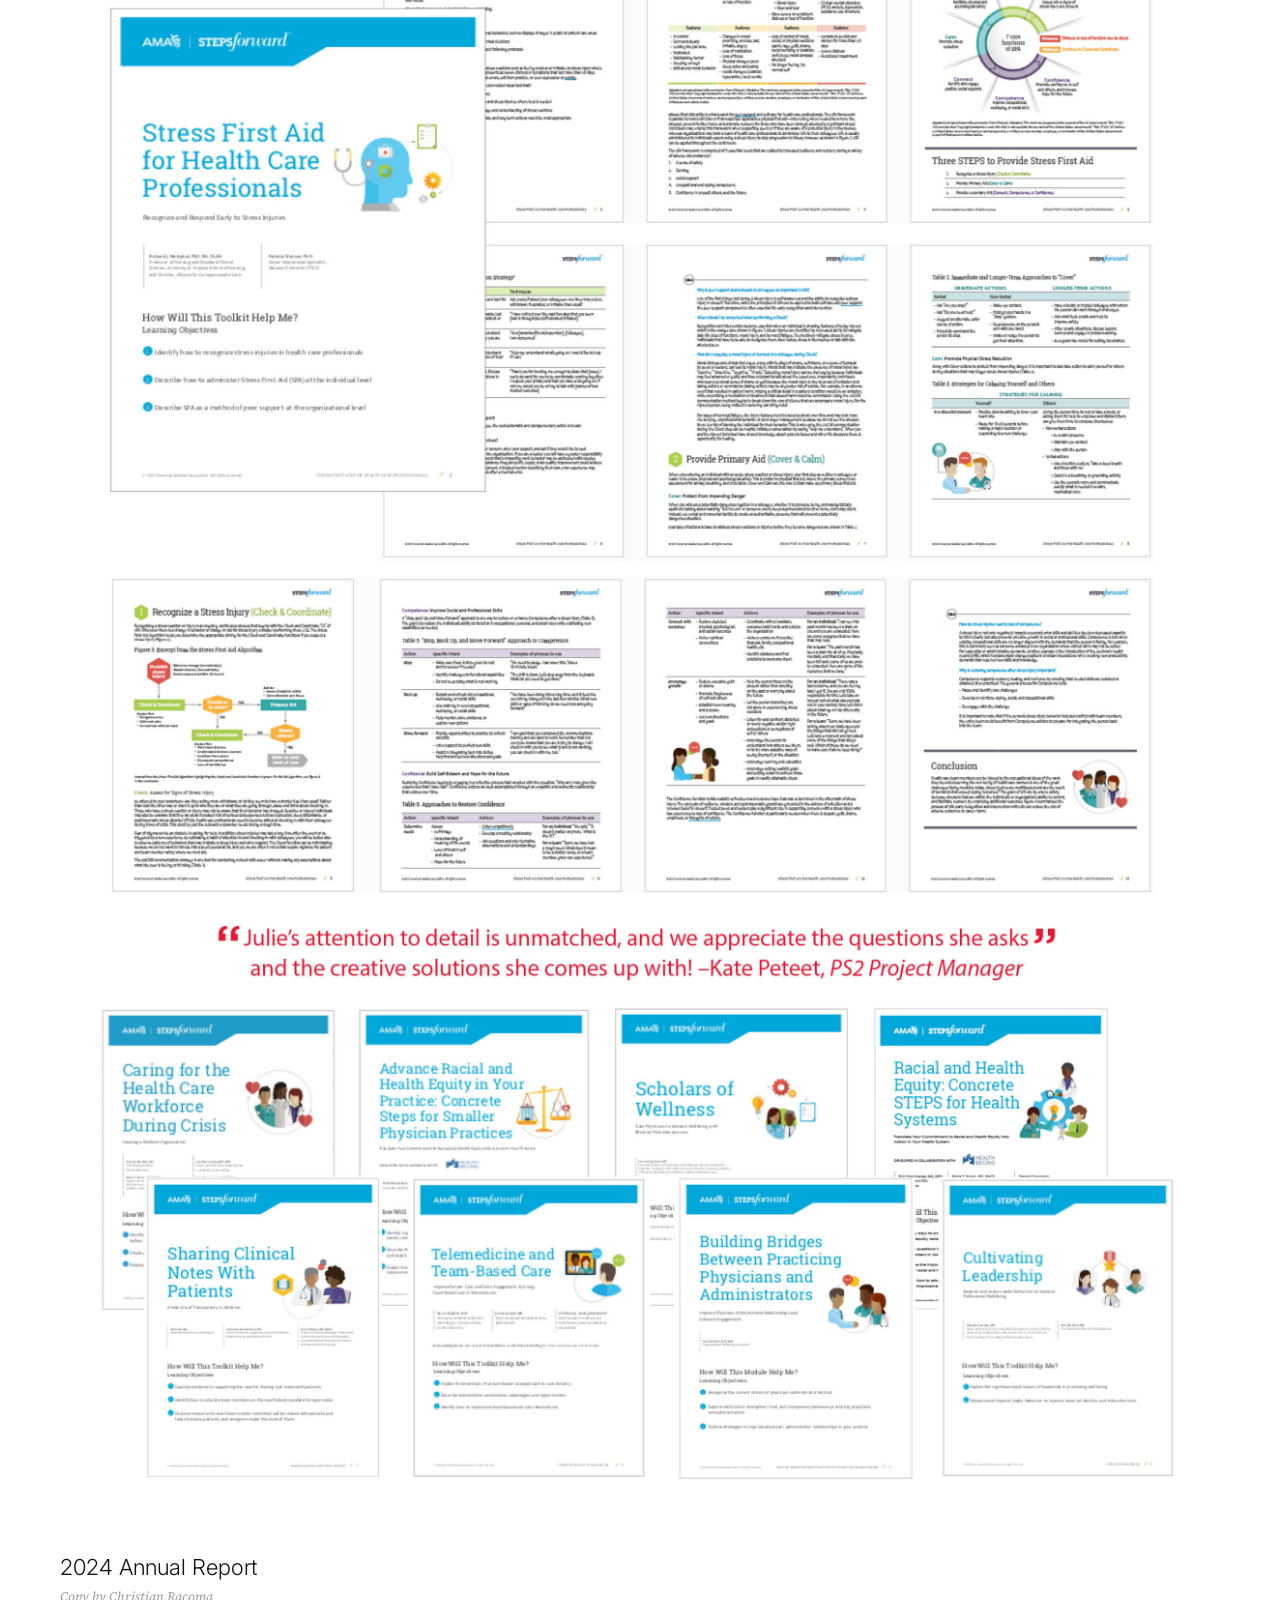
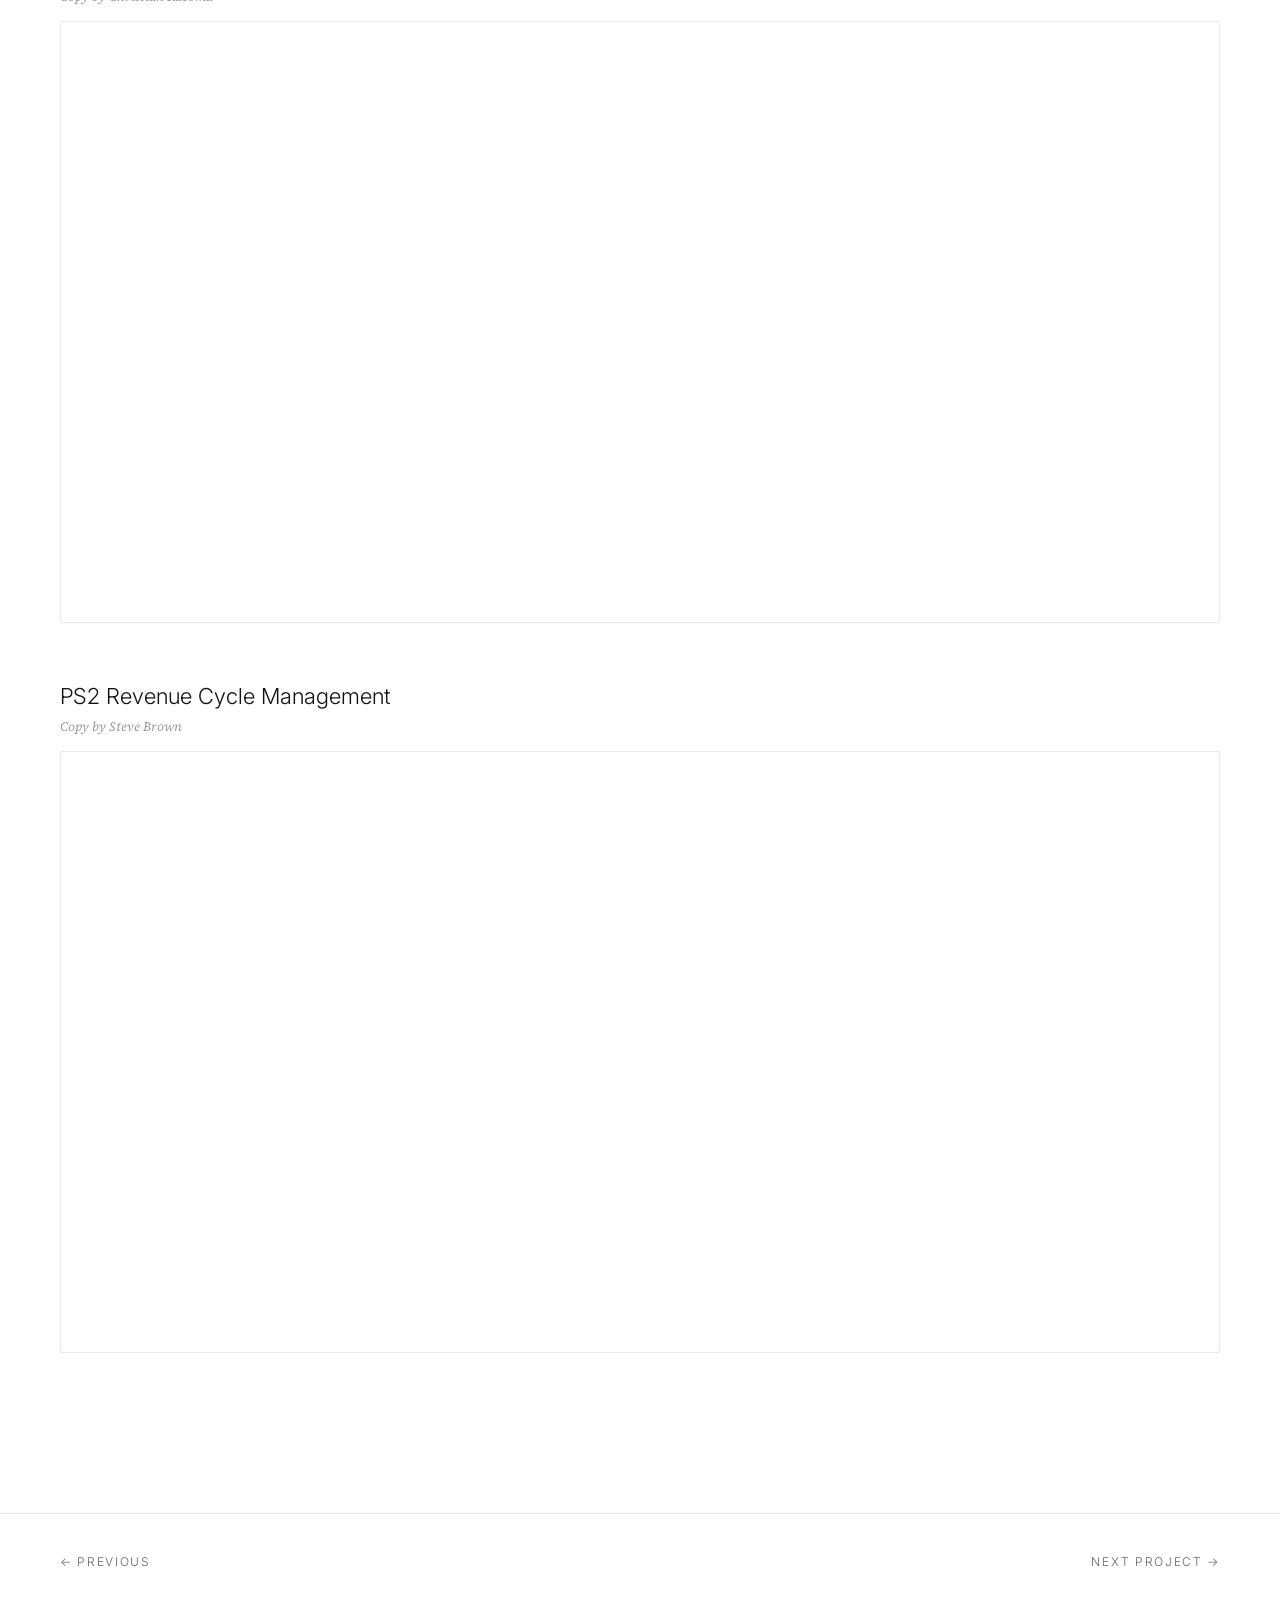
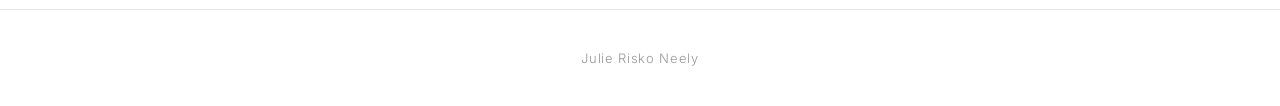
<file: publications.html>
<!DOCTYPE html>
<html lang="en">
<head>
<meta charset="UTF-8">
<meta name="viewport" content="width=device-width, initial-scale=1.0">
<title>AMA Publications — Julie Risko Neely</title>
<link rel="preconnect" href="https://fonts.googleapis.com">
<link rel="preconnect" href="https://fonts.gstatic.com" crossorigin>
<link href="https://fonts.googleapis.com/css2?family=Inter:wght@100;300;400&family=Source+Serif+4:wght@300;400&display=swap" rel="stylesheet">
<style>
  *, *::before, *::after { margin: 0; padding: 0; box-sizing: border-box; }
  :root { --white: #ffffff; --text: #121212; --muted: #555555; --light: #999; --border: #e8e8e8; }
  body { font-family: 'Inter', sans-serif; font-weight: 300; color: var(--text); background: var(--white); -webkit-font-smoothing: antialiased; }
  nav { position: fixed; top: 0; left: 0; right: 0; z-index: 100; padding: 24px 60px; display: flex; justify-content: space-between; align-items: center; background: rgba(255,255,255,0.97); }
  .nav-name { font-family: 'Inter', sans-serif; font-weight: 300; font-size: 14px; letter-spacing: 0.05em; text-decoration: none; color: var(--text); }
  .nav-links { display: flex; gap: 40px; list-style: none; }
  .nav-links a { font-size: 12px; letter-spacing: 0.2em; text-transform: uppercase; text-decoration: none; color: #666666; transition: color 0.2s; }
  .nav-links a:hover { color: var(--text); }
  .project-header { padding: 120px 60px 0; max-width: 760px; }
  .back-link { font-size: 12px; letter-spacing: 0.14em; text-transform: uppercase; text-decoration: none; color: #666666; display: inline-block; margin-bottom: 40px; transition: color 0.2s; }
  .back-link:hover { color: var(--text); }
  .project-title { font-family: 'Inter', sans-serif; font-weight: 300; font-size: 36px; line-height: 1.15; color: #121212; margin-bottom: 16px; }
  .project-role { font-family: 'Source Serif 4', serif; font-weight: 400; font-size: 15px; line-height: 24px; color: #555555; margin-bottom: 28px; }
  .project-role-label { font-family: 'Inter', sans-serif; font-weight: 300; font-size: 12px; letter-spacing: 0.2em; text-transform: uppercase; color: #666666; margin-bottom: 6px; display: block; }
  .header-divider { border: none; border-top: 1px solid var(--border); margin: 32px 0 0; }
  .hero-wrap { padding: 10px 60px 0; margin-bottom: 48px; }
  .hero-wrap img { width: 83%; display: block; margin: 0 auto; }
  .image-full { padding: 0 60px; margin-bottom: 48px; }
  .image-full img { width: 100%; display: block; }
  .description-wrap { padding: 0 60px 48px; max-width: 1130px; }
  .project-description { font-family: 'Source Serif 4', serif; font-weight: 400; font-size: 16px; line-height: 1.7; color: #555555; }
  .project-description p { margin-bottom: 20px; }
  .project-description p:last-child { margin-bottom: 0; }
  .overdose-section { padding: 0 60px 48px; max-width: 1130px; }
  .overdose-title { font-family: 'Inter', sans-serif; font-weight: 300; font-size: 22px; line-height: 1.2; color: #121212; margin-bottom: 12px; }
  .overdose-description { font-family: 'Source Serif 4', serif; font-weight: 400; font-size: 16px; line-height: 1.7; color: #555555; }
  .overdose-description p { margin-bottom: 16px; }
  .overdose-description p:last-child { margin-bottom: 0; }
  .doc-section { padding: 0 60px 100px; }
  .doc-block { margin-bottom: 60px; }
  .doc-label { font-family: 'Inter', sans-serif; font-weight: 300; font-size: 22px; line-height: 1.2; color: #121212; margin-bottom: 8px; }
  .doc-credit { font-family: 'Source Serif 4', serif; font-weight: 400; font-size: 13px; color: var(--light); font-style: italic; margin-bottom: 16px; }
  .doc-embed-wrap { background: #ffffff; border: 1px solid var(--border); border-radius: 2px; overflow: hidden; }
  .doc-embed { width: 100%; height: 600px; border: none; display: block; }
  .project-nav { padding: 40px 60px; border-top: 1px solid var(--border); display: flex; justify-content: space-between; }
  .project-nav a { font-size: 12px; letter-spacing: 0.14em; text-transform: uppercase; text-decoration: none; color: #666666; transition: color 0.2s; }
  .project-nav a:hover { color: var(--text); }
  footer { border-top: 1px solid var(--border); padding: 40px 60px; display: flex; justify-content: center; align-items: center; }
  .footer-name { font-family: 'Inter', sans-serif; font-weight: 300; font-size: 13px; letter-spacing: 0.05em; color: var(--light); text-decoration: none; display: block; text-align: center; width: 100%; }
  @media (max-width: 768px) {
    nav { padding: 20px 24px; }
    .project-header { padding: 100px 24px 0; }
    .header-divider { margin: 24px 0 0; }
    .hero-wrap { padding: 8px 24px 0; margin-bottom: 32px; }
    .image-full { padding: 0 24px; margin-bottom: 32px; }
    .description-wrap { padding: 0 24px 32px; }
    .overdose-section { padding: 0 24px 32px; }
    .doc-section { padding: 0 24px 80px; }
    .project-nav { padding: 32px 24px; }
    footer { padding: 32px 24px; }
  }
</style>
</head>
<body>
<nav>
  <a href="index.html" class="nav-name">Julie Risko Neely</a>
  <ul class="nav-links">
    <li><a href="index.html">Work</a></li>
    <li><a href="about.html">About</a></li>
  </ul>
</nav>
<div class="project-header">
  <a href="index.html" class="back-link">&larr; All Work</a>
  <h1 class="project-title">Integrated Design and Reports</h1>
  <p class="project-role">
    <span class="project-role-label">My Role</span>
    Sole designer across all featured work
  </p>
  <hr class="header-divider">
</div>
<div class="hero-wrap">
  <img src="images/Documents_hero.jpg" alt="AMA Publications hero">
</div>
<div class="description-wrap">
  <div class="project-description">
    <p>The AMA's communications work spanned a wide range — data-driven reports, advocacy publications, educational toolkits and annual reports. Some projects required building a visual system from scratch. Others demanded strict adherence to established brand standards across complex, multi-section documents. In every case the design work was mine from first layout to final file.</p>
  </div>
</div>
<div class="image-full">
  <img src="images/Documents_Detail_1.jpg" alt="AMA publications and educational content">
</div>
<div class="overdose-section">
  <p class="overdose-title">Overdose Epidemic Report</p>
  <div class="overdose-description">
    <p>Designed annually for five years, this data-rich publication tracks the nation's opioid crisis through charts, infographics and visualizations. I developed the visual system for the series and designed each edition in full.</p>
    <p>The 2023 and 2024 editions shown here share a visual motif — an abstract fractured background that shifts in color between years. The shattered forms are a visual metaphor for the devastating impact of illicit drugs on individuals and families.</p>
  </div>
</div>
<div class="image-full">
  <img src="images/Documents_Detail_3.jpg" alt="AMA publications and educational content">
</div>
<div class="image-full">
  <img src="images/Documents_Detail_2.jpg" alt="AMA publications and educational content">
</div>
<div class="doc-section">
  <div class="doc-block" style="margin-top: 48px;">
    <p class="doc-label">2024 Annual Report</p>
    <p class="doc-credit">Copy by Christian Racoma</p>
    <div class="doc-embed-wrap">
      <iframe class="doc-embed" src="https://drive.google.com/file/d/1x1w0sXJ7O1KYsJ_NY36_o--sEFBsboGW/preview" allow="autoplay"></iframe>
    </div>
  </div>
  <div class="doc-block">
    <p class="doc-label">PS2 Revenue Cycle Management</p>
    <p class="doc-credit">Copy by Steve Brown</p>
    <div class="doc-embed-wrap">
      <iframe class="doc-embed" src="https://drive.google.com/file/d/18X7kXuhNQbvqqYF9-sMVjebPkSW9RfGp/preview" allow="autoplay"></iframe>
    </div>
  </div>
</div>
<div class="project-nav">
  <a href="women.html">&larr; Previous</a>
  <a href="acph.html">Next Project &rarr;</a>
</div>
<footer>
  <a href="about.html" class="footer-name">Julie Risko Neely</a>
</footer>
</body>
</html>
</file>
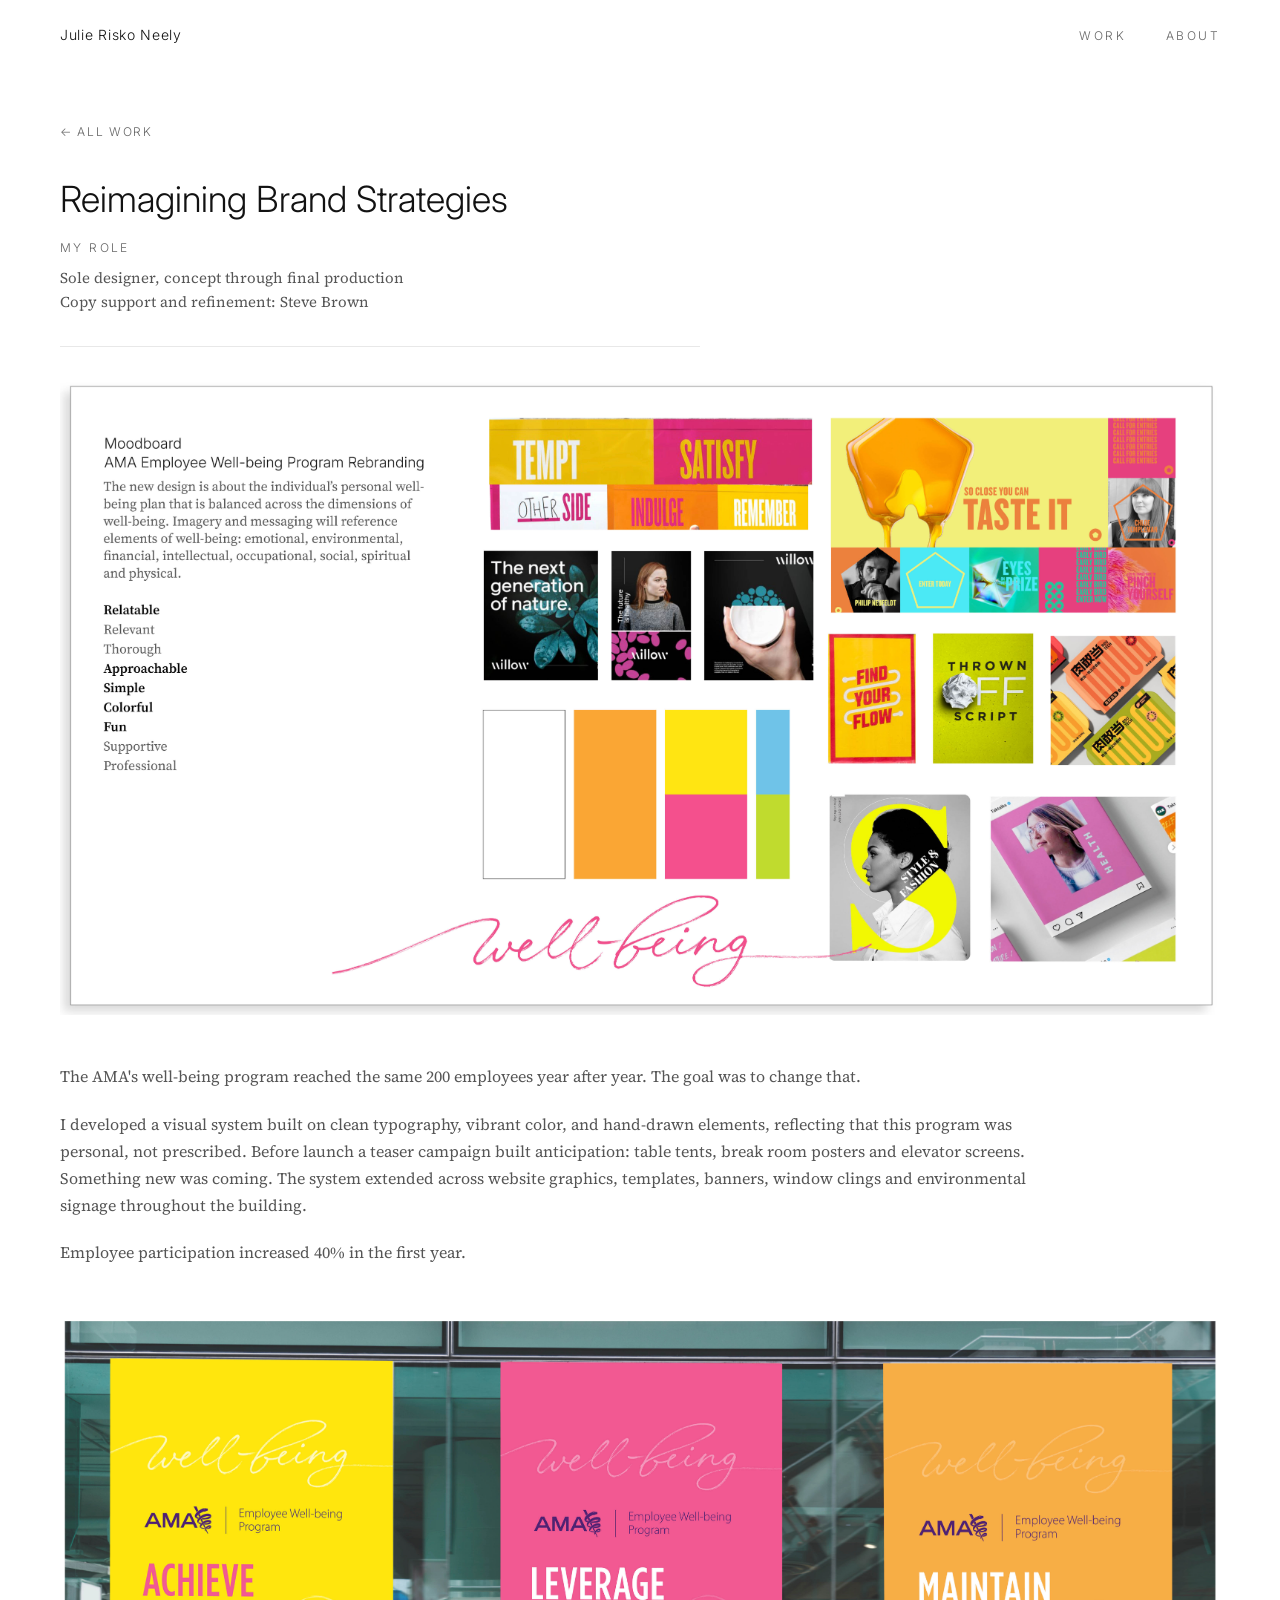
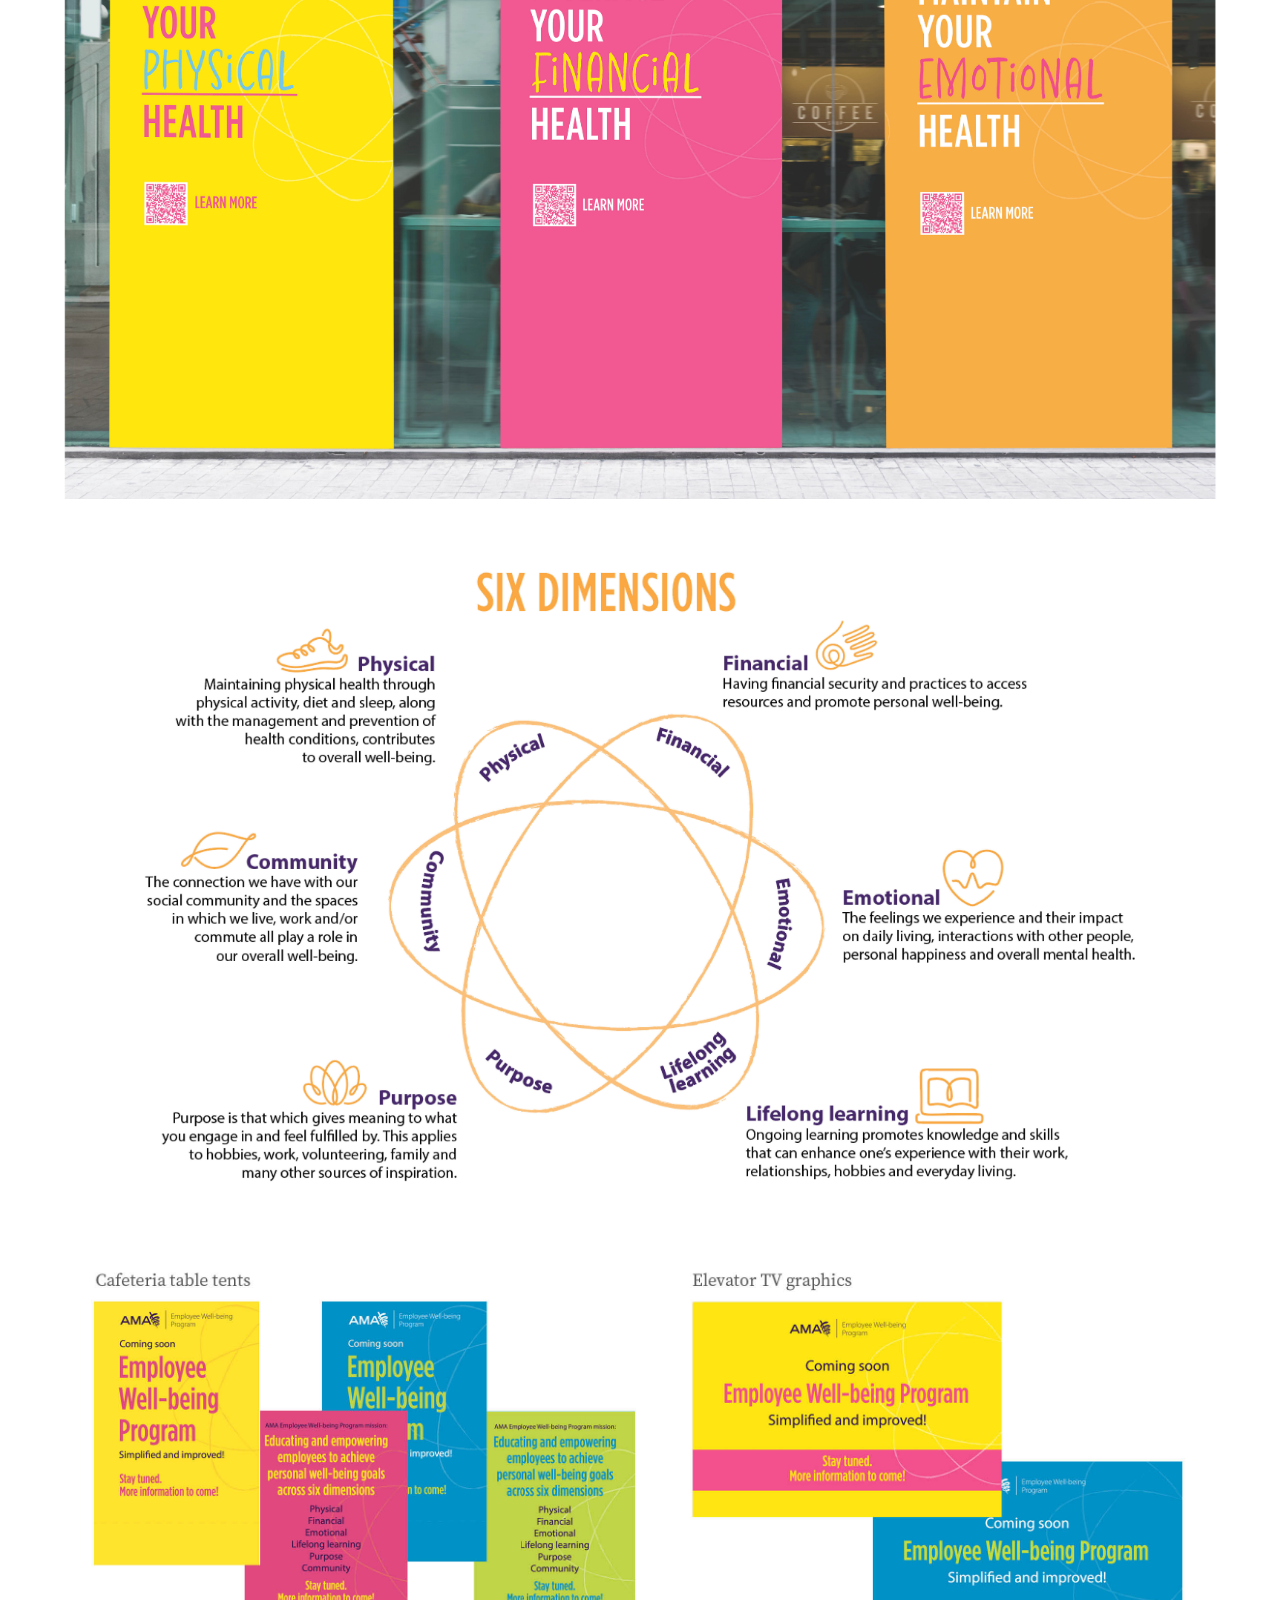
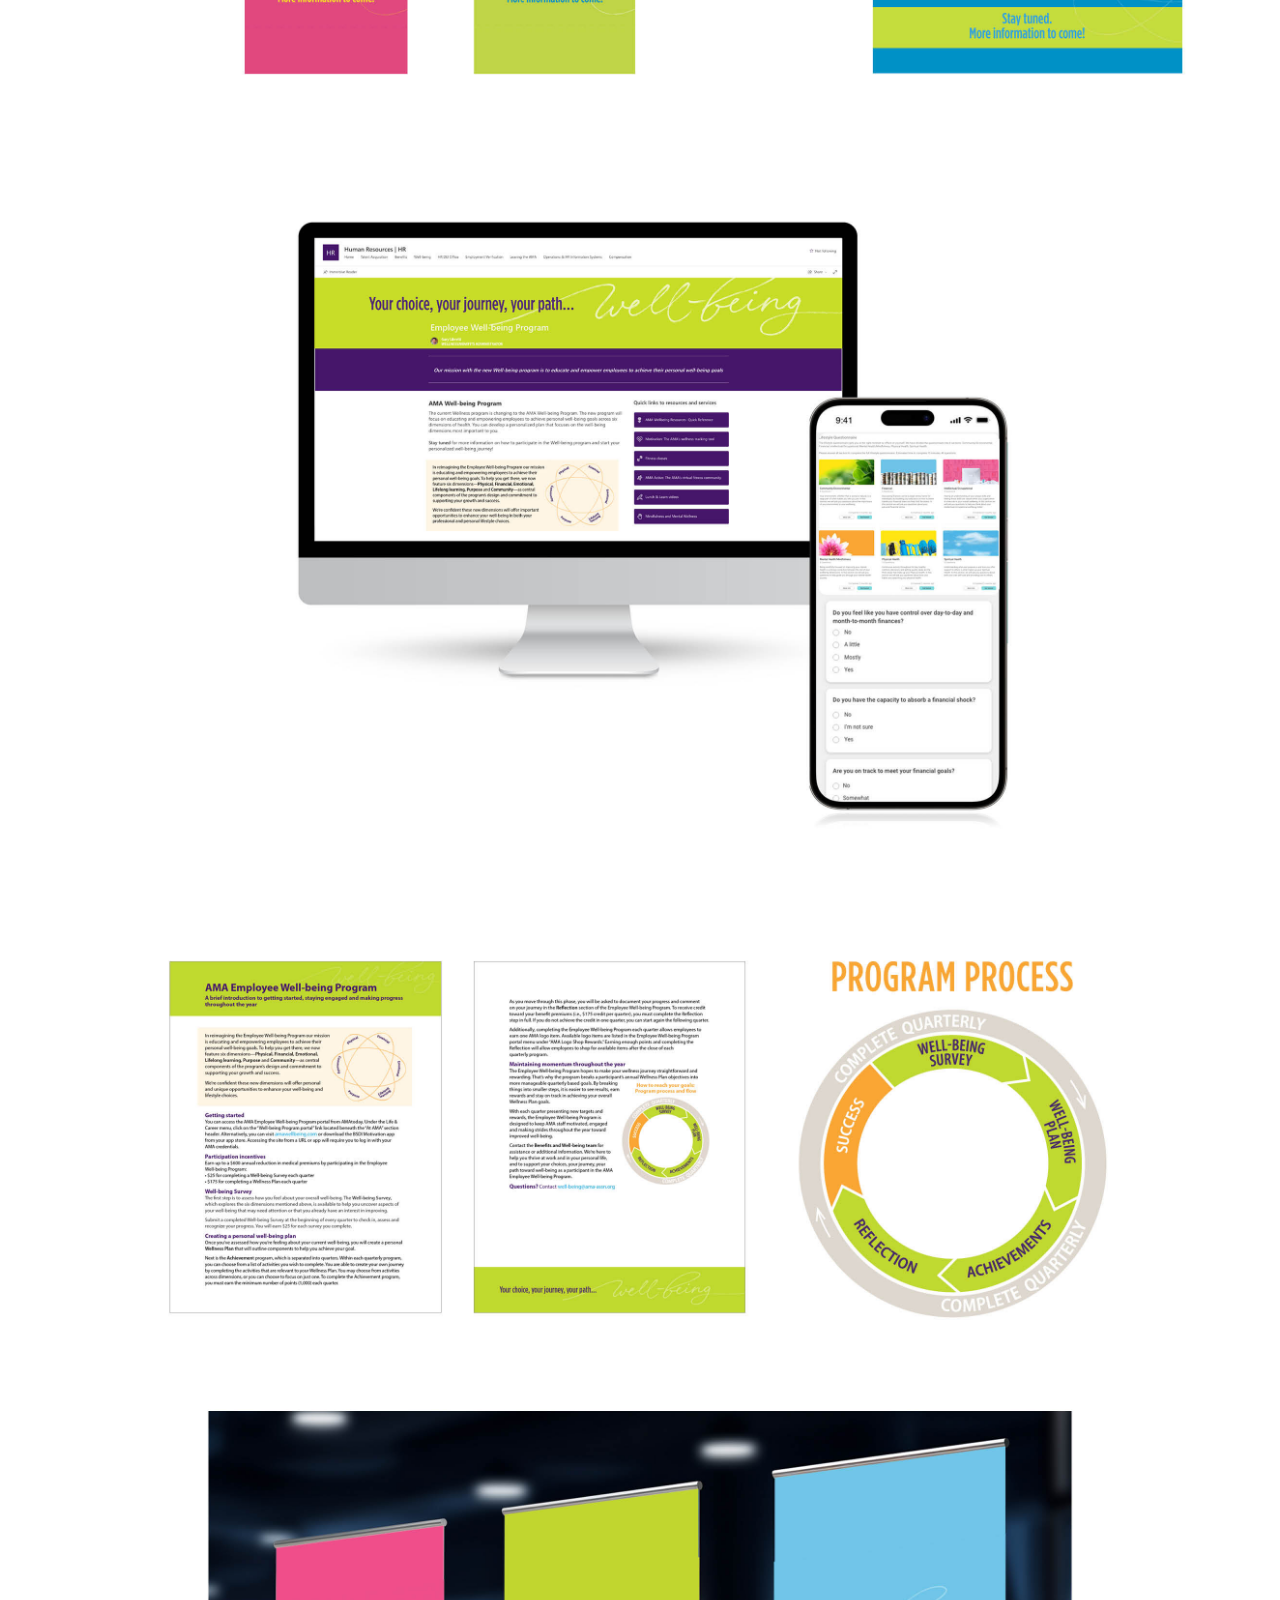
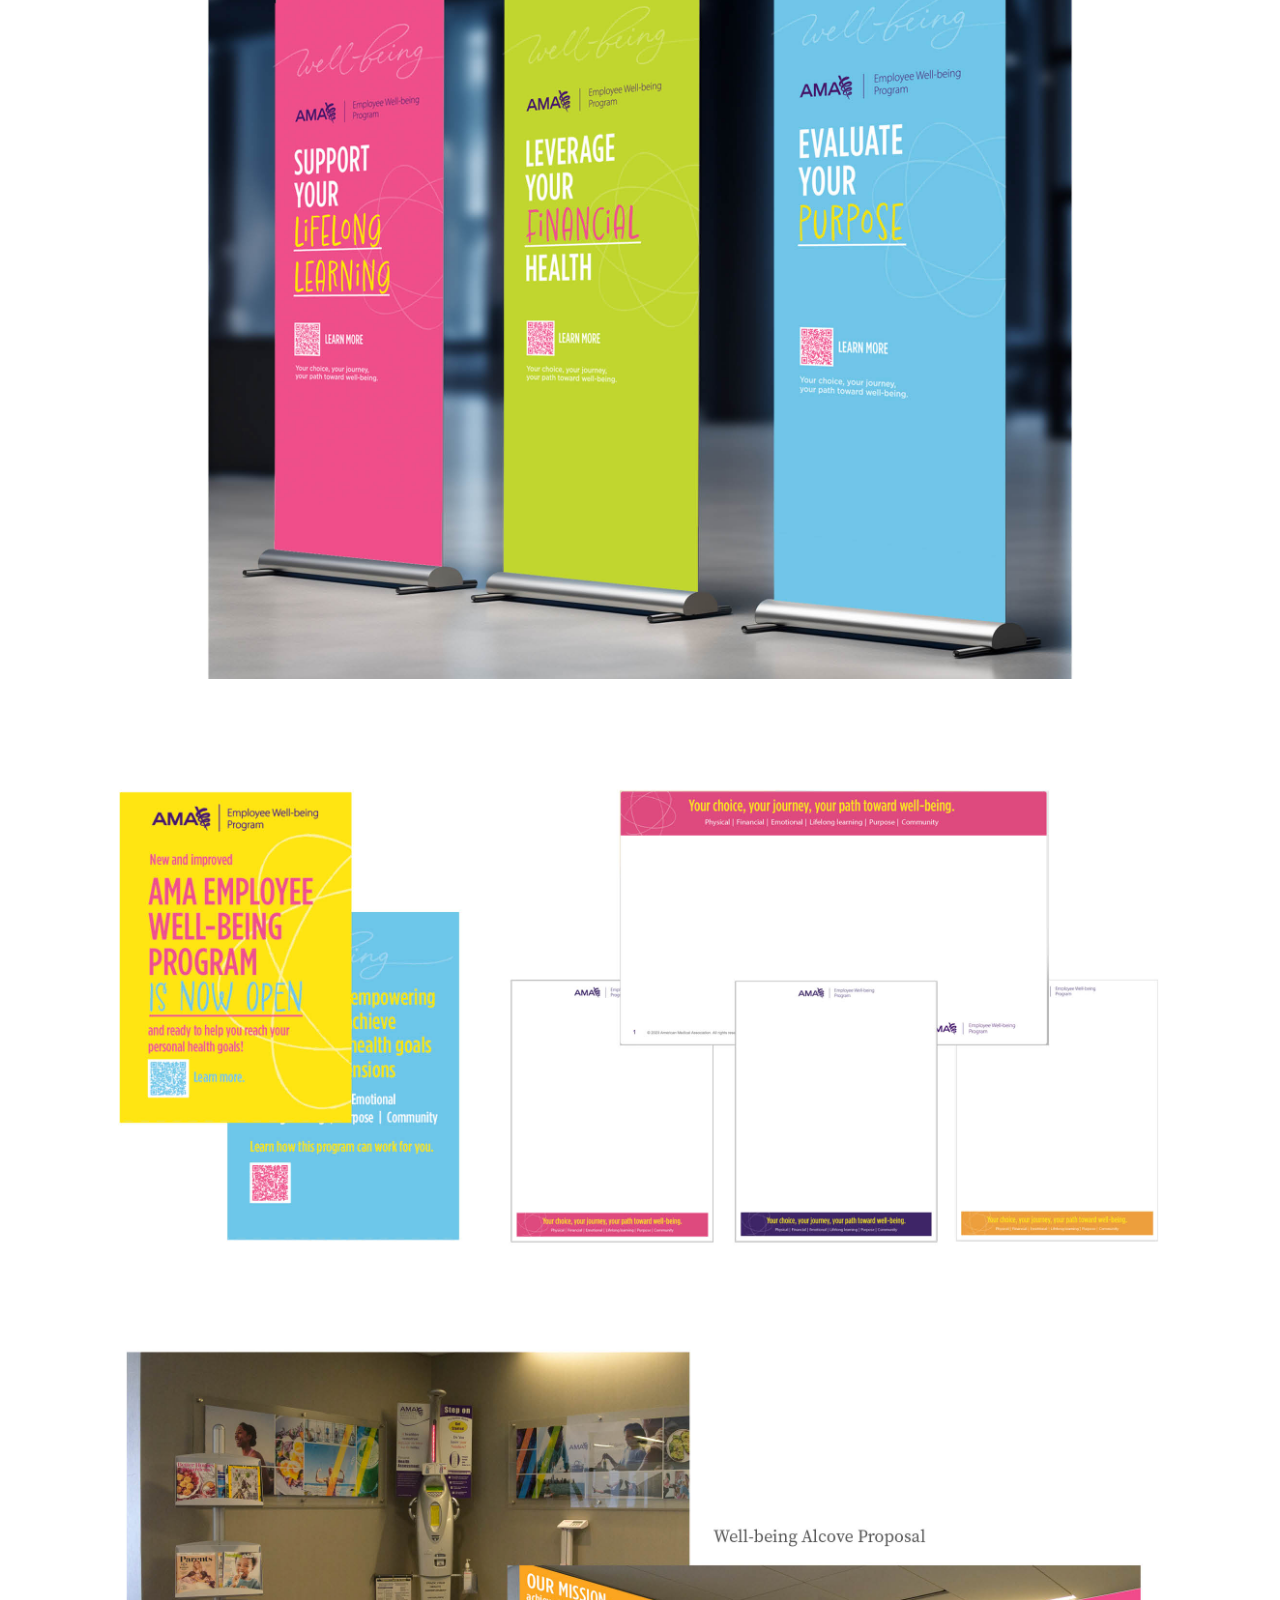
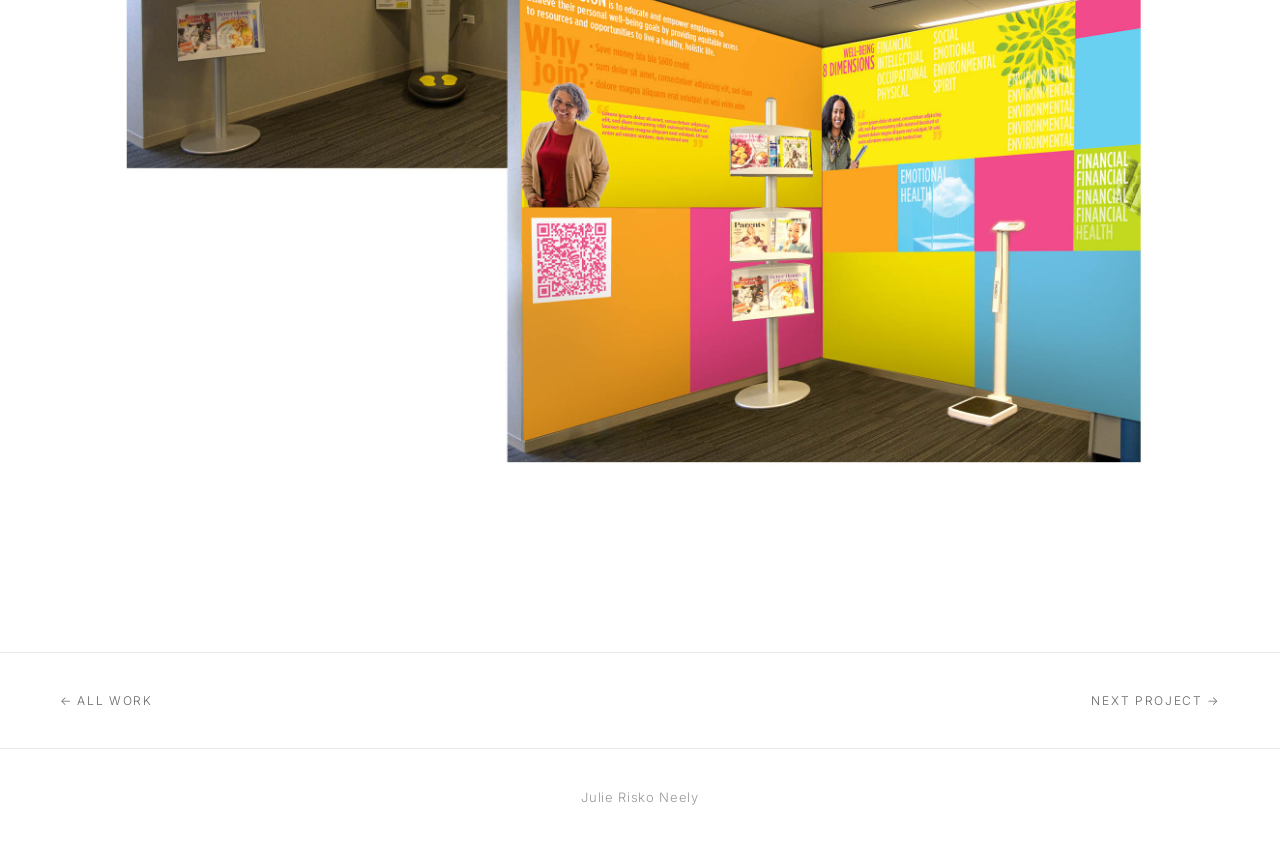
<file: wellbeing.html>
<!DOCTYPE html>
<html lang="en">
<head>
<meta charset="UTF-8">
<meta name="viewport" content="width=device-width, initial-scale=1.0">
<title>Reimagining Employee Well-being — Julie Risko Neely</title>
<link rel="preconnect" href="https://fonts.googleapis.com">
<link rel="preconnect" href="https://fonts.gstatic.com" crossorigin>
<link href="https://fonts.googleapis.com/css2?family=Inter:wght@100;300;400&family=Source+Serif+4:wght@300;400&display=swap" rel="stylesheet">
<style>
  *, *::before, *::after { margin: 0; padding: 0; box-sizing: border-box; }
  :root { --white: #ffffff; --text: #121212; --muted: #555555; --light: #999; --border: #e8e8e8; }
  body { font-family: 'Inter', sans-serif; font-weight: 300; color: var(--text); background: var(--white); -webkit-font-smoothing: antialiased; }
  nav { position: fixed; top: 0; left: 0; right: 0; z-index: 100; padding: 24px 60px; display: flex; justify-content: space-between; align-items: center; background: rgba(255,255,255,0.97); }
  .nav-name { font-family: 'Inter', sans-serif; font-weight: 300; font-size: 14px; letter-spacing: 0.05em; text-decoration: none; color: var(--text); }
  .nav-links { display: flex; gap: 40px; list-style: none; }
  .nav-links a { font-size: 12px; letter-spacing: 0.2em; text-transform: uppercase; text-decoration: none; color: #666666; transition: color 0.2s; }
  .nav-links a:hover { color: var(--text); }
  .project-header { padding: 120px 60px 0; max-width: 760px; }
  .back-link { font-size: 12px; letter-spacing: 0.14em; text-transform: uppercase; text-decoration: none; color: #666666; display: inline-block; margin-bottom: 40px; transition: color 0.2s; }
  .back-link:hover { color: var(--text); }
  .project-title {
    font-family: 'Inter', sans-serif;
    font-weight: 300;
    font-size: 36px;
    line-height: 1.15;
    color: #121212;
    margin-bottom: 16px;
  }
  .project-role {
    font-family: 'Source Serif 4', serif;
    font-weight: 400;
    font-size: 15px;
    line-height: 24px;
    color: #555555;
    margin-bottom: 32px;
  }
  .project-role-label {
    font-family: 'Inter', sans-serif;
    font-weight: 300;
    font-size: 12px;
    letter-spacing: 0.2em;
    text-transform: uppercase;
    color: #666666;
    margin-bottom: 6px;
    display: block;
  }
  .header-divider {
    border: none;
    border-top: 1px solid var(--border);
    margin: 32px 0 0;
  }
  .hero-wrap {
    padding: 32px 60px 0;
    margin-bottom: 48px;
  }
  .hero-wrap img {
    width: 100%;
    display: block;
  }
  .description-wrap {
    padding: 0 60px 48px;
    max-width: 1130px;
  }
  .project-description {
    font-family: 'Source Serif 4', serif;
    font-weight: 400;
    font-size: 16px;
    line-height: 1.7;
    color: #555555;
  }
  .project-description p {
    margin-bottom: 20px;
  }
  .project-description p:last-child {
    margin-bottom: 0;
  }
  .project-images { padding: 0 60px 100px; }
  .project-images img { width: 100%; display: block; margin-bottom: 60px; }
  .project-nav { padding: 40px 60px; border-top: 1px solid var(--border); display: flex; justify-content: space-between; }
  .project-nav a { font-size: 12px; letter-spacing: 0.14em; text-transform: uppercase; text-decoration: none; color: #666666; transition: color 0.2s; }
  .project-nav a:hover { color: var(--text); }
  footer { border-top: 1px solid var(--border); padding: 40px 60px; display: flex; justify-content: center; align-items: center; }
  .footer-name { font-family: 'Inter', sans-serif; font-weight: 300; font-size: 13px; letter-spacing: 0.05em; color: var(--light); text-decoration: none; display: block; text-align: center; width: 100%; }
  @media (max-width: 768px) {
    nav { padding: 20px 24px; }
    .project-header { padding: 100px 24px 0; }
    .header-divider { margin: 24px 0 0; }
    .hero-wrap { padding: 24px 24px 0; margin-bottom: 32px; }
    .description-wrap { padding: 0 24px 32px; }
    .project-images { padding: 0 24px 80px; }
    .project-nav { padding: 32px 24px; }
    footer { padding: 32px 24px; flex-direction: column; gap: 20px; }
  }
</style>
</head>
<body>
<nav>
  <a href="index.html" class="nav-name">Julie Risko Neely</a>
  <ul class="nav-links">
    <li><a href="index.html">Work</a></li>
    <li><a href="about.html">About</a></li>
  </ul>
</nav>
<div class="project-header">
  <a href="index.html" class="back-link">&larr; All Work</a>
  <h1 class="project-title">Reimagining Brand Strategies</h1>
  <p class="project-role">
    <span class="project-role-label">My Role</span>
    Sole designer, concept through final production<br>
    Copy support and refinement: Steve Brown
  </p>
  <hr class="header-divider">
</div>
<div class="hero-wrap">
  <img src="images/Wellbeing_DetailA.jpg" alt="Well-being rebrand detail A">
</div>
<div class="description-wrap">
  <div class="project-description">
    <p>The AMA's well-being program reached the same 200 employees year after year. The goal was to change that.</p>
    <p>I developed a visual system built on clean typography, vibrant color, and hand-drawn elements, reflecting that this program was personal, not prescribed. Before launch a teaser campaign built anticipation: table tents, break room posters and elevator screens. Something new was coming. The system extended across website graphics, templates, banners, window clings and environmental signage throughout the building.</p>
    <p>Employee participation increased 40% in the first year.</p>
  </div>
</div>
<div class="project-images">
  <img src="images/Wellbeing_DetailB.jpg" alt="Well-being rebrand detail B">
  <img src="images/Wellbeing_DetailC.jpg" alt="Well-being rebrand detail C">
  <img src="images/Wellbeing_Detail2.jpg" alt="Well-being rebrand detail 2">
  <img src="images/Wellbeing_Detail3.jpg" alt="Well-being rebrand detail 3">
  <img src="images/Wellbeing_Detail4.jpg" alt="Well-being rebrand detail 4">
</div>
<div class="project-nav">
  <a href="index.html">&larr; All Work</a>
  <a href="women.html">Next Project &rarr;</a>
</div>
<footer>
  <a href="about.html" class="footer-name">Julie Risko Neely</a>
</footer>
</body>
</html>
</file>
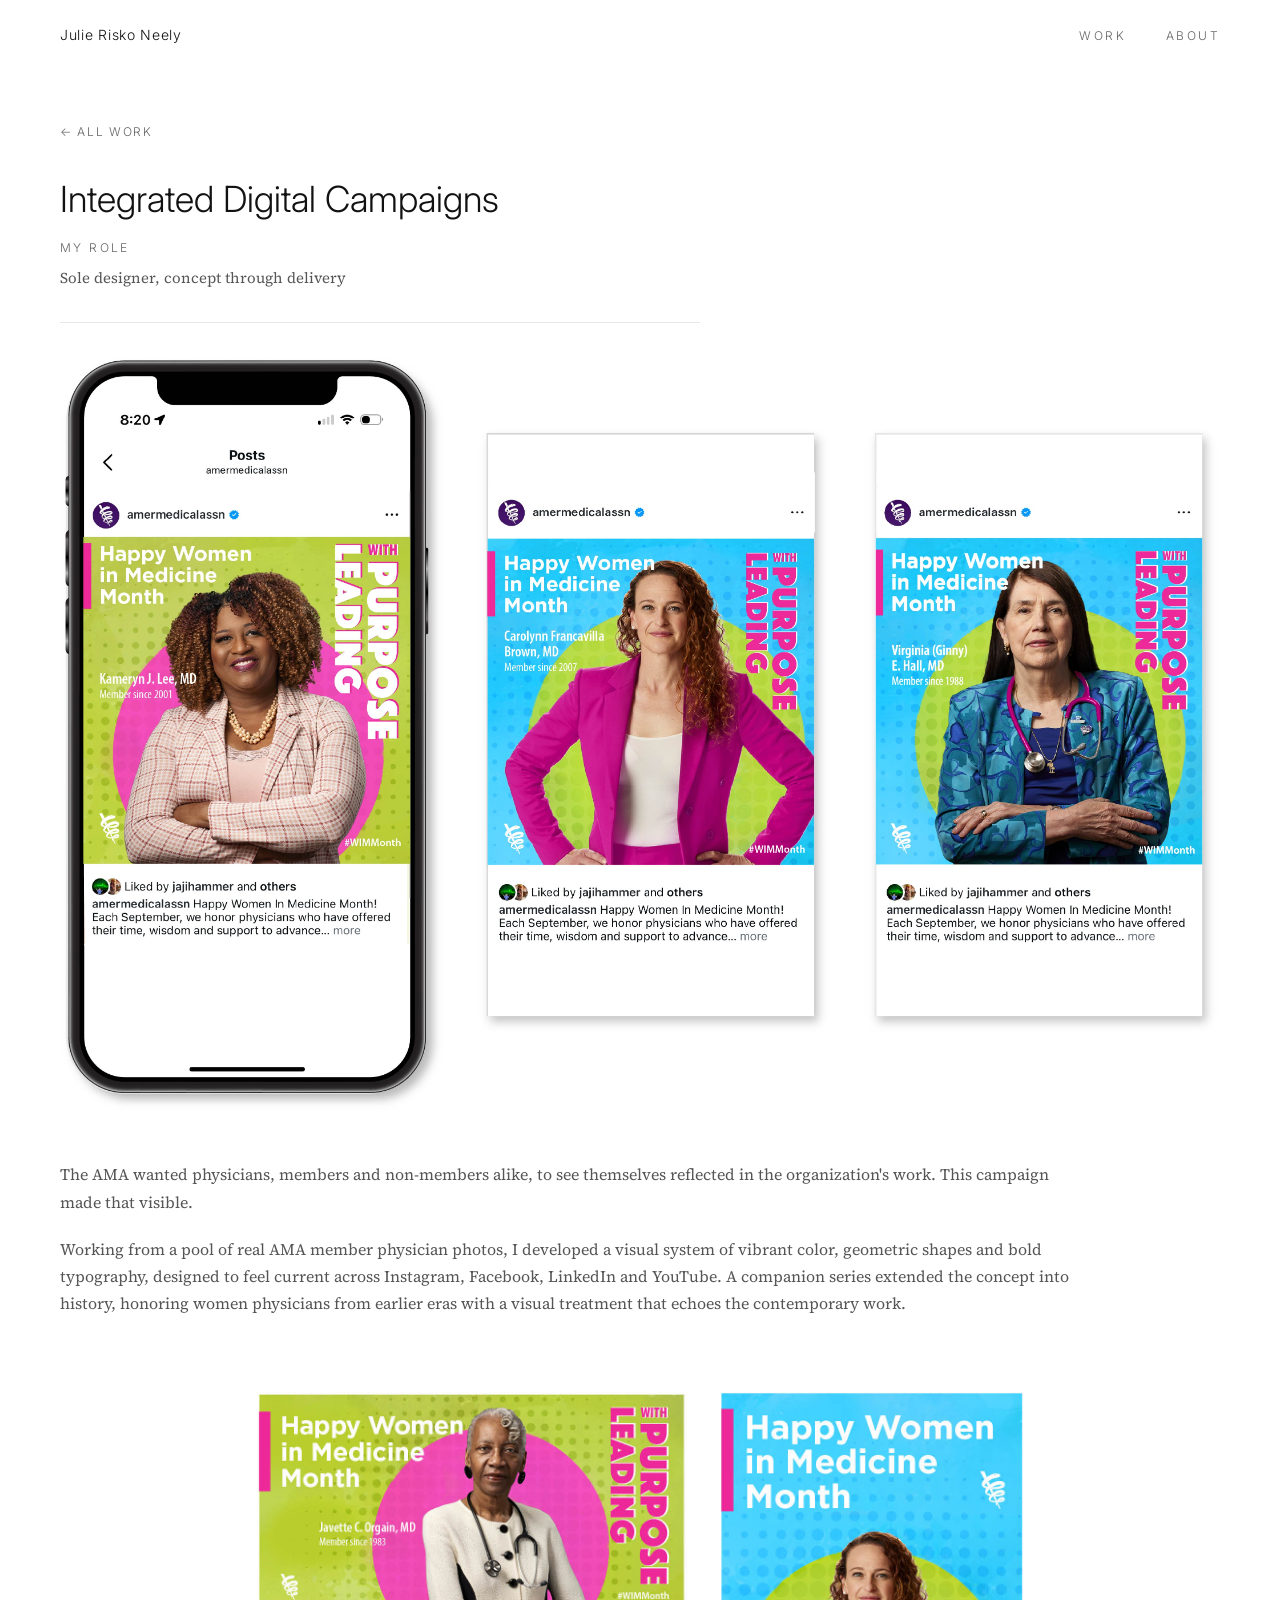
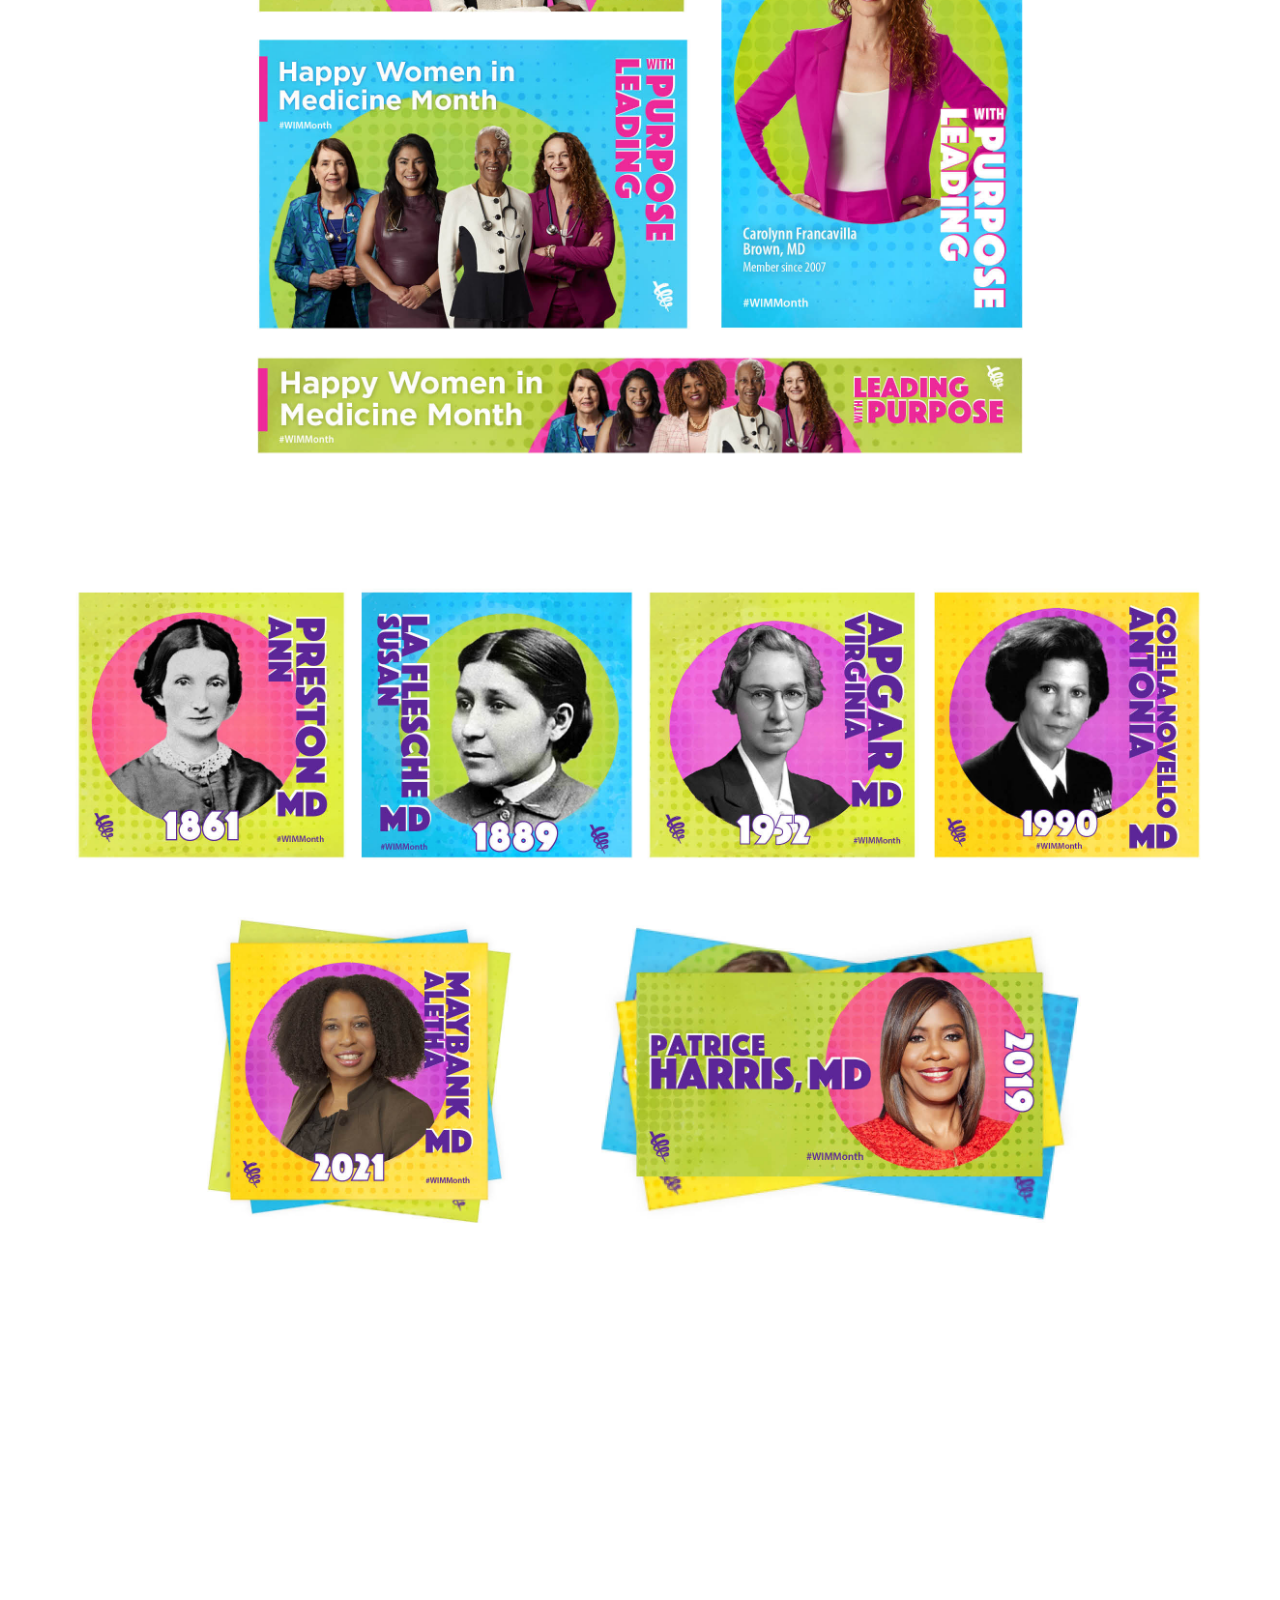
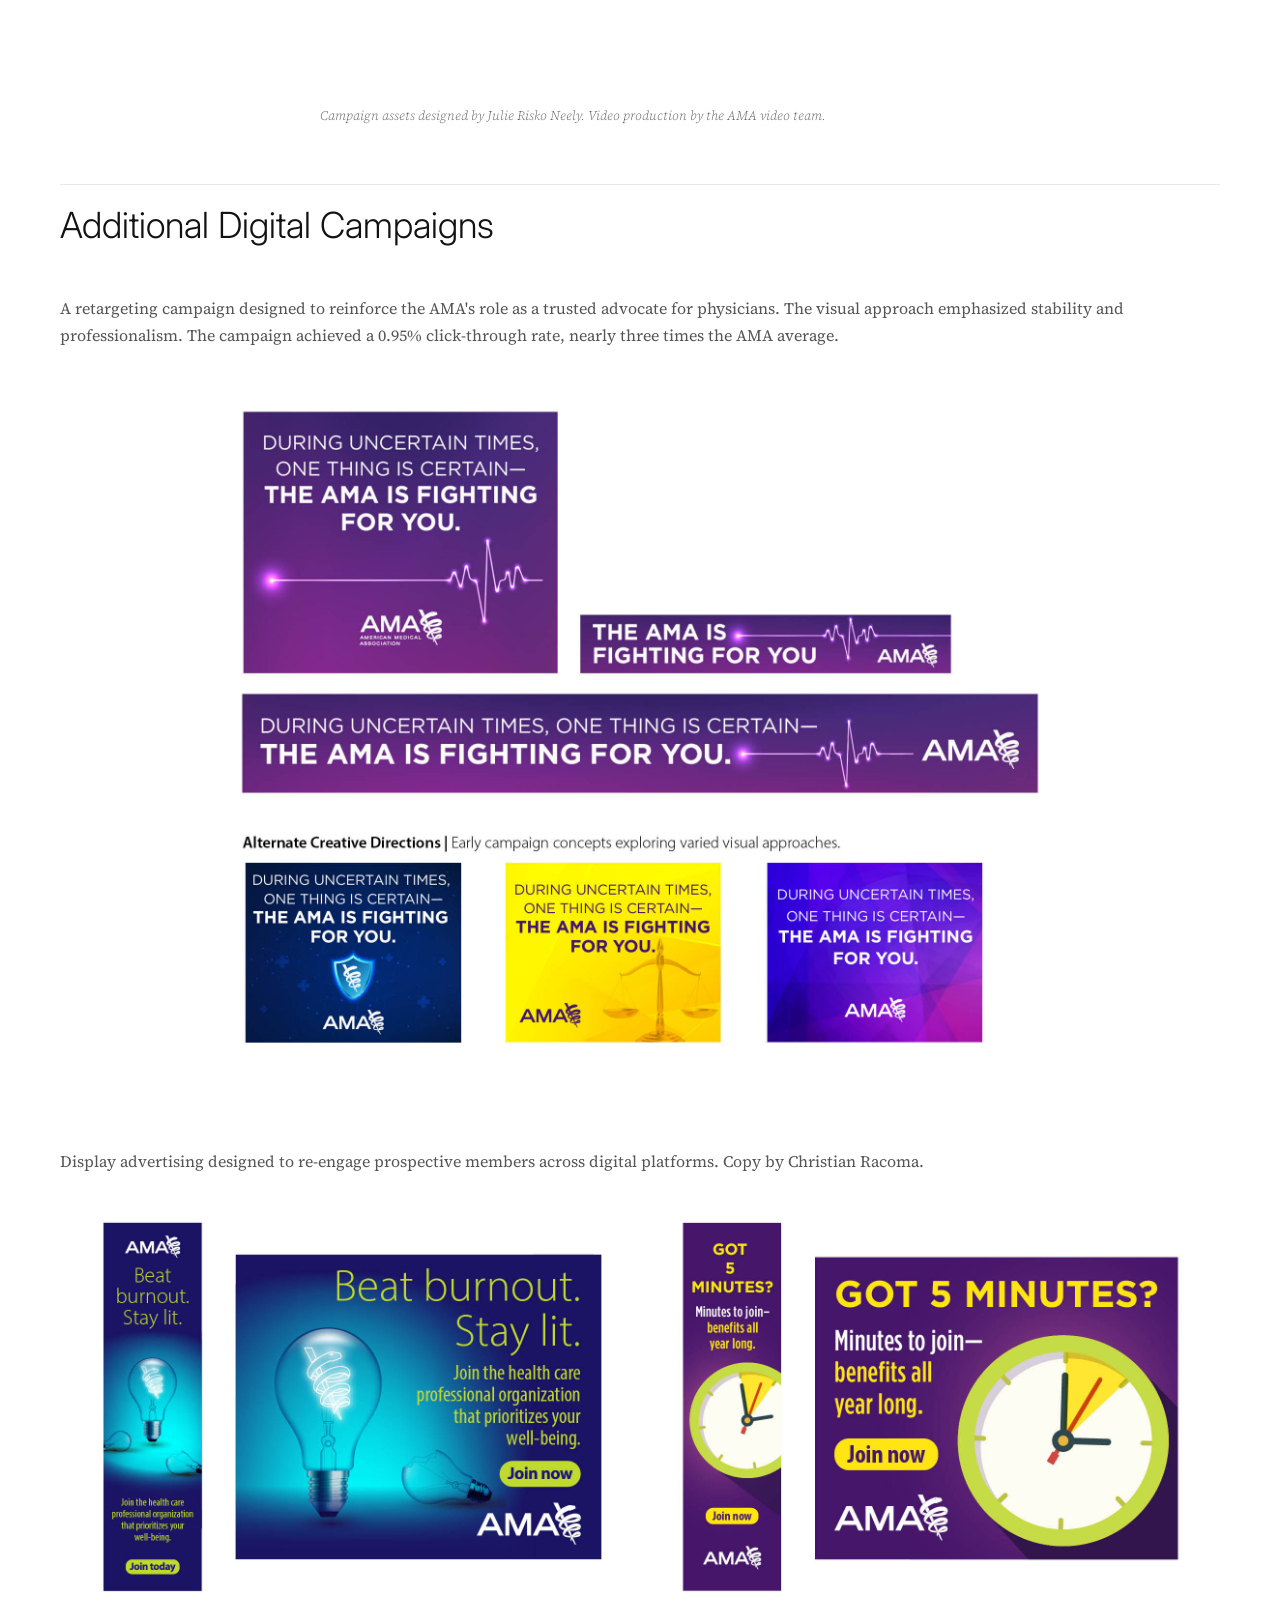
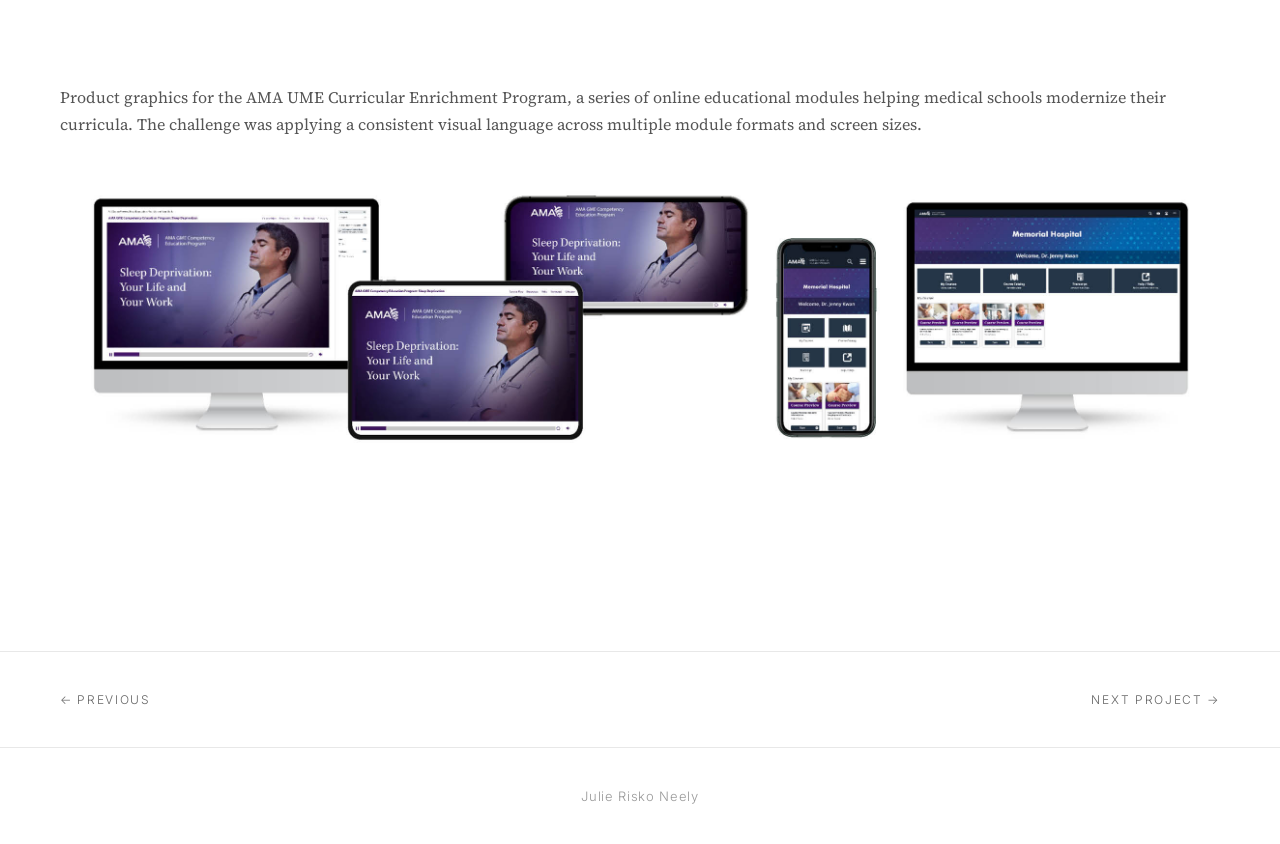
<file: women.html>
<!DOCTYPE html>
<html lang="en">
<head>
<meta charset="UTF-8">
<meta name="viewport" content="width=device-width, initial-scale=1.0">
<title>Women in Medicine — Julie Risko Neely</title>
<link rel="preconnect" href="https://fonts.googleapis.com">
<link rel="preconnect" href="https://fonts.gstatic.com" crossorigin>
<link href="https://fonts.googleapis.com/css2?family=Inter:wght@100;300;400&family=Source+Serif+4:wght@300;400&display=swap" rel="stylesheet">
<style>
  *, *::before, *::after { margin: 0; padding: 0; box-sizing: border-box; }
  :root { --white: #ffffff; --text: #121212; --muted: #555555; --light: #999; --border: #e8e8e8; }
  body { font-family: 'Inter', sans-serif; font-weight: 300; color: var(--text); background: var(--white); -webkit-font-smoothing: antialiased; }
  nav { position: fixed; top: 0; left: 0; right: 0; z-index: 100; padding: 24px 60px; display: flex; justify-content: space-between; align-items: center; background: rgba(255,255,255,0.97); }
  .nav-name { font-family: 'Inter', sans-serif; font-weight: 300; font-size: 14px; letter-spacing: 0.05em; text-decoration: none; color: var(--text); }
  .nav-links { display: flex; gap: 40px; list-style: none; }
  .nav-links a { font-size: 12px; letter-spacing: 0.2em; text-transform: uppercase; text-decoration: none; color: #666666; transition: color 0.2s; }
  .nav-links a:hover { color: var(--text); }
  .project-header { padding: 120px 60px 0; max-width: 760px; }
  .back-link { font-size: 12px; letter-spacing: 0.14em; text-transform: uppercase; text-decoration: none; color: #666666; display: inline-block; margin-bottom: 40px; transition: color 0.2s; }
  .back-link:hover { color: var(--text); }
  .project-title { font-family: 'Inter', sans-serif; font-weight: 300; font-size: 36px; line-height: 1.15; color: #121212; margin-bottom: 16px; }
  .project-role { font-family: 'Source Serif 4', serif; font-weight: 400; font-size: 15px; line-height: 24px; color: #555555; margin-bottom: 28px; }
  .project-role-label { font-family: 'Inter', sans-serif; font-weight: 300; font-size: 12px; letter-spacing: 0.2em; text-transform: uppercase; color: #666666; margin-bottom: 6px; display: block; }
  .header-divider { border: none; border-top: 1px solid var(--border); margin: 32px 0 0; }
  .hero-wrap { padding: 32px 60px 0; margin-bottom: 48px; }
  .hero-wrap img { width: 100%; display: block; }
  .description-wrap { padding: 0 60px 48px; max-width: 1130px; }
  .project-description { font-family: 'Source Serif 4', serif; font-weight: 400; font-size: 16px; line-height: 1.7; color: #555555; }
  .project-description p { margin-bottom: 20px; }
  .project-description p:last-child { margin-bottom: 0; }
  .project-images { padding: 0 60px 0; }
  .image-block { margin-bottom: 60px; width: 100%; }
  .image-block img { width: 100%; display: block; }
  .video-block { padding: 0 60px 60px; max-width: 760px; margin-left: auto; margin-right: auto; }
  .video-container { position: relative; padding-bottom: 56.25%; height: 0; overflow: hidden; }
  .video-container iframe { position: absolute; top: 0; left: 0; width: 100%; height: 100%; border: none; }
  .video-caption { font-family: 'Source Serif 4', serif; font-size: 13px; color: #666666; margin-top: 12px; font-style: italic; }
  .campaigns-section { padding: 0 60px 100px; }
  .campaigns-title { font-family: 'Inter', sans-serif; font-weight: 300; font-size: 36px; line-height: 1.15; color: #121212; margin-bottom: 48px; padding-top: 20px; border-top: 1px solid var(--border); }
  .campaign-block { margin-bottom: 60px; }
  .campaign-block img { width: 100%; display: block; }
  .campaign-descriptor { font-family: 'Source Serif 4', serif; font-weight: 400; font-size: 16px; line-height: 1.7; color: #555555; margin-bottom: 14px; }
  .campaign-label { font-family: 'Inter', sans-serif; font-weight: 300; font-size: 22px; line-height: 1.2; color: #121212; margin-bottom: 10px; }
  .behance-link { font-family: 'Source Serif 4', serif; font-size: 15px; color: #555555; margin-top: 12px; display: block; }
  .behance-link a { color: #555555; }
  .project-nav { padding: 40px 60px; border-top: 1px solid var(--border); display: flex; justify-content: space-between; }
  .project-nav a { font-size: 12px; letter-spacing: 0.14em; text-transform: uppercase; text-decoration: none; color: #666666; transition: color 0.2s; }
  .project-nav a:hover { color: var(--text); }
  footer { border-top: 1px solid var(--border); padding: 40px 60px; display: flex; justify-content: center; align-items: center; }
  .footer-name { font-family: 'Inter', sans-serif; font-weight: 300; font-size: 13px; letter-spacing: 0.05em; color: var(--light); text-decoration: none; display: block; text-align: center; width: 100%; }
  @media (max-width: 768px) {
    nav { padding: 20px 24px; }
    .project-header { padding: 100px 24px 0; }
    .header-divider { margin: 24px 0 0; }
    .hero-wrap { padding: 24px 24px 0; margin-bottom: 32px; }
    .description-wrap { padding: 0 24px 32px; }
    .project-images { padding: 0 24px 0; }
    .video-block { padding: 0 24px 48px; }
    .campaigns-section { padding: 0 24px 80px; }
    .project-nav { padding: 32px 24px; }
    footer { padding: 32px 24px; flex-direction: column; gap: 20px; }
  }
</style>
</head>
<body>
<nav>
  <a href="index.html" class="nav-name">Julie Risko Neely</a>
  <ul class="nav-links">
    <li><a href="index.html">Work</a></li>
    <li><a href="about.html">About</a></li>
  </ul>
</nav>
<div class="project-header">
  <a href="index.html" class="back-link">&larr; All Work</a>
  <h1 class="project-title">Integrated Digital Campaigns</h1>
  <p class="project-role">
    <span class="project-role-label">My Role</span>
    Sole designer, concept through delivery
  </p>
  <hr class="header-divider">
</div>
<div class="hero-wrap">
  <img src="images/Women_in_med_hero.jpg" alt="Women in Medicine campaign hero">
</div>
<div class="description-wrap">
  <div class="project-description">
    <p>The AMA wanted physicians, members and non-members alike, to see themselves reflected in the organization's work. This campaign made that visible.</p>
    <p>Working from a pool of real AMA member physician photos, I developed a visual system of vibrant color, geometric shapes and bold typography, designed to feel current across Instagram, Facebook, LinkedIn and YouTube. A companion series extended the concept into history, honoring women physicians from earlier eras with a visual treatment that echoes the contemporary work.</p>
  </div>
</div>
<div class="project-images">
  <div class="image-block">
    <img src="images/WIMM_2.jpg" alt="Women in Medicine campaign assets">
  </div>
  <div class="image-block">
    <img src="images/WIMM_3.jpg" alt="Women physicians through history">
  </div>
</div>
<div class="video-block">
  <div class="video-container">
    <iframe src="https://www.youtube.com/embed/OYIhQ8gA7ZA?start=0&end=24" allowfullscreen></iframe>
  </div>
  <p class="video-caption">Campaign assets designed by Julie Risko Neely. Video production by the AMA video team.</p>
</div>
<div class="campaigns-section">
  <h2 class="campaigns-title">Additional Digital Campaigns</h2>
  <div class="campaign-block">
    <p class="campaign-descriptor">A retargeting campaign designed to reinforce the AMA's role as a trusted advocate for physicians. The visual approach emphasized stability and professionalism. The campaign achieved a 0.95% click-through rate, nearly three times the AMA average.</p>
    <img src="images/Doctor_day_retargeting.jpg" alt="Doctors Day Retargeting Ads">
  </div>
  <div class="campaign-block">
    <p class="campaign-descriptor">Display advertising designed to re-engage prospective members across digital platforms. Copy by Christian Racoma.</p>
    <img src="images/Membership_Q1_retarget_Ads.jpg" alt="Membership Q1 Retargeting Ads">
  </div>
  <div class="campaign-block">
    <p class="campaign-descriptor">Product graphics for the AMA UME Curricular Enrichment Program, a series of online educational modules helping medical schools modernize their curricula. The challenge was applying a consistent visual language across multiple module formats and screen sizes.</p>
    <img src="images/Curriculum_Program_UCEP.jpg" alt="UCEP Product Graphics">
  </div>
</div>
<div class="project-nav">
  <a href="wellbeing.html">&larr; Previous</a>
  <a href="publications.html">Next Project &rarr;</a>
</div>
<footer>
  <a href="about.html" class="footer-name">Julie Risko Neely</a>
</footer>
</body>
</html>
</file>
